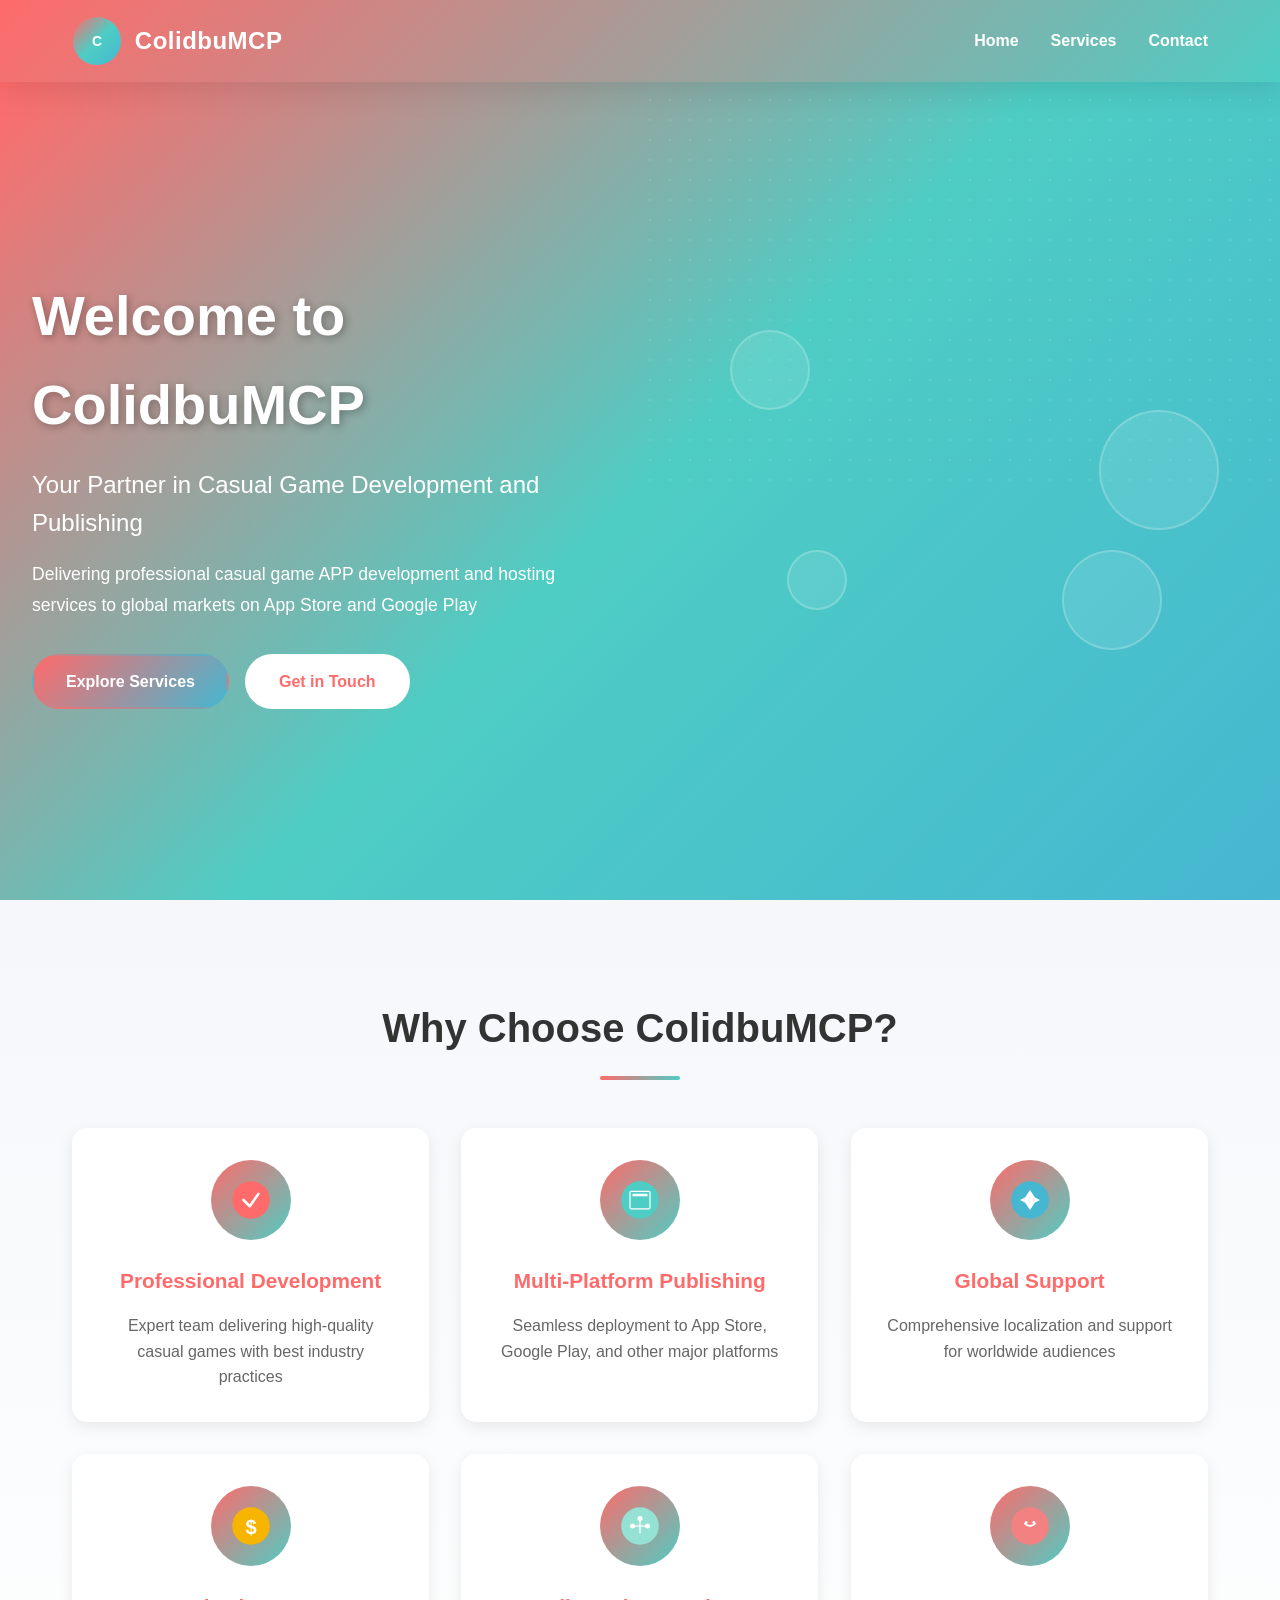
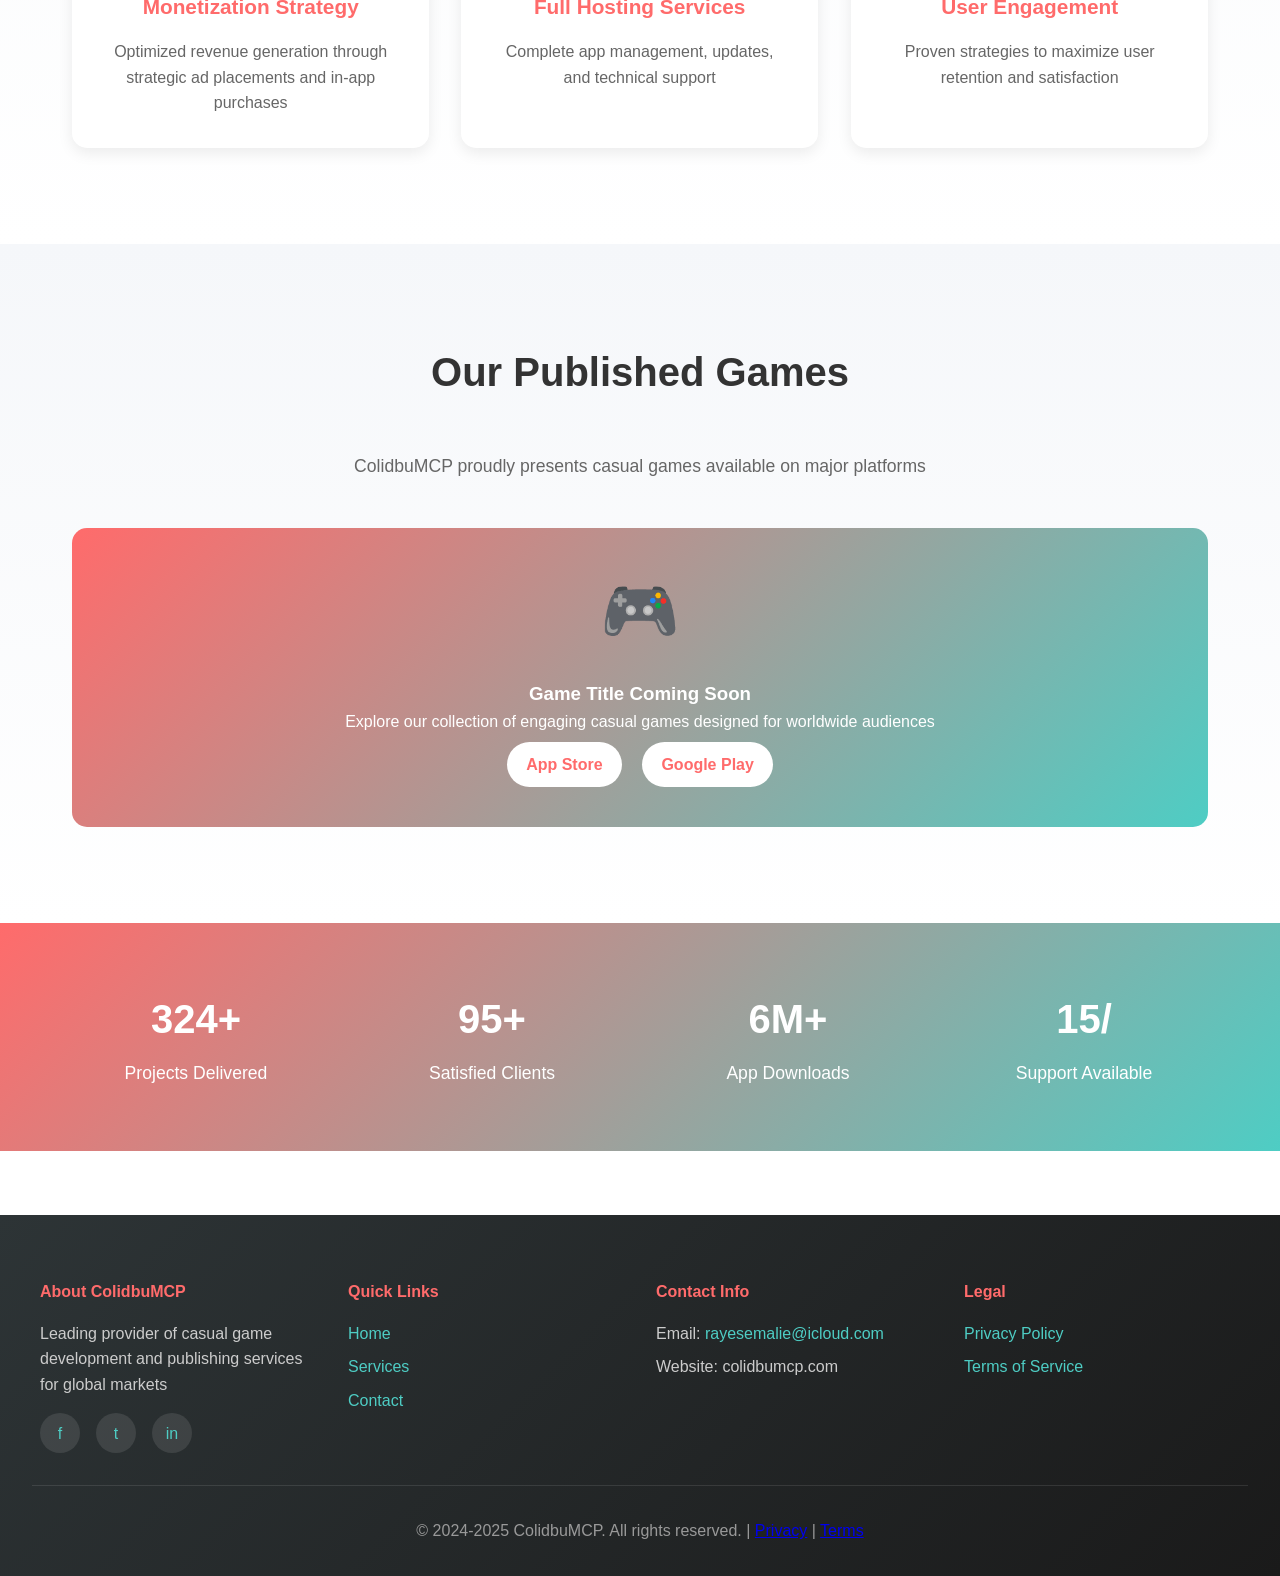
<file: index.html>
<!DOCTYPE html>
<html lang="en">
<head>
    <meta charset="UTF-8">
    <meta name="viewport" content="width=device-width, initial-scale=1.0">
    <meta name="description" content="ColidbuMCP - Professional casual game APP development and publishing services for App Store and Google Play">
    <meta name="keywords" content="game development, casual games, app store, google play, game publishing, app development">
    <meta name="author" content="ColidbuMCP">
    <meta property="og:title" content="ColidbuMCP - Professional Game Development & Publishing Services">
    <meta property="og:description" content="Providing comprehensive casual game APP research and development services worldwide">
    <meta property="og:type" content="website">
    <meta property="og:url" content="https://colidbumcp.com">
    <meta name="twitter:card" content="summary_large_image">
    <meta name="robots" content="index, follow, max-snippet:-1, max-image-preview:large, max-video-preview:-1">
    <link rel="canonical" href="https://colidbumcp.com">
    <title>ColidbuMCP - Casual Game Development & Publishing Services</title>
    <link rel="stylesheet" href="css/styles.css">
</head>
<body>
    <!-- 导航栏 Navigation Bar -->
    <nav class="navbar">
        <div class="nav-container">
            <div class="logo-section">
                <svg class="logo" viewBox="0 0 100 100" xmlns="http://www.w3.org/2000/svg">
                    <!-- ColidbuMCP Logo -->
                    <defs>
                        <linearGradient id="gradientLogo" x1="0%" y1="0%" x2="100%" y2="100%">
                            <stop offset="0%" style="stop-color:#FF6B6B;stop-opacity:1" />
                            <stop offset="50%" style="stop-color:#4ECDC4;stop-opacity:1" />
                            <stop offset="100%" style="stop-color:#45B7D1;stop-opacity:1" />
                        </linearGradient>
                    </defs>
                    <circle cx="50" cy="50" r="48" fill="url(#gradientLogo)"/>
                    <text x="50" y="60" font-size="28" font-weight="bold" text-anchor="middle" fill="white" font-family="Arial">C</text>
                </svg>
                <span class="brand-name">ColidbuMCP</span>
            </div>
            <ul class="nav-menu">
                <li><a href="index.html" class="active">Home</a></li>
                <li><a href="services.html">Services</a></li>
                <li><a href="contact.html">Contact</a></li>
            </ul>
            <div class="hamburger">
                <span></span>
                <span></span>
                <span></span>
            </div>
        </div>
    </nav>

    <!-- 主hero部分 Hero Section -->
    <section class="hero">
        <div class="hero-content">
            <h1 class="hero-title">Welcome to ColidbuMCP</h1>
            <p class="hero-subtitle">Your Partner in Casual Game Development and Publishing</p>
            <p class="hero-description">Delivering professional casual game APP development and hosting services to global markets on App Store and Google Play</p>
            <div class="hero-buttons">
                <a href="services.html" class="btn btn-primary">Explore Services</a>
                <a href="contact.html" class="btn btn-secondary">Get in Touch</a>
            </div>
        </div>
        <div class="hero-animation">
            <div class="floating-element el-1"></div>
            <div class="floating-element el-2"></div>
            <div class="floating-element el-3"></div>
            <div class="floating-element el-4"></div>
        </div>
    </section>

    <!-- 特性展示 Features Section -->
    <section class="features">
        <div class="container">
            <h2>Why Choose ColidbuMCP?</h2>
            <div class="features-grid">
                <div class="feature-card">
                    <div class="feature-icon">
                        <svg viewBox="0 0 64 64" xmlns="http://www.w3.org/2000/svg">
                            <circle cx="32" cy="32" r="30" fill="#FF6B6B"/>
                            <path d="M 20 32 L 30 42 L 44 22" stroke="white" stroke-width="4" fill="none" stroke-linecap="round" stroke-linejoin="round"/>
                        </svg>
                    </div>
                    <h3>Professional Development</h3>
                    <p>Expert team delivering high-quality casual games with best industry practices</p>
                </div>

                <div class="feature-card">
                    <div class="feature-icon">
                        <svg viewBox="0 0 64 64" xmlns="http://www.w3.org/2000/svg">
                            <circle cx="32" cy="32" r="30" fill="#4ECDC4"/>
                            <rect x="16" y="18" width="32" height="28" rx="2" fill="none" stroke="white" stroke-width="2"/>
                            <rect x="20" y="22" width="24" height="4" fill="white"/>
                        </svg>
                    </div>
                    <h3>Multi-Platform Publishing</h3>
                    <p>Seamless deployment to App Store, Google Play, and other major platforms</p>
                </div>

                <div class="feature-card">
                    <div class="feature-icon">
                        <svg viewBox="0 0 64 64" xmlns="http://www.w3.org/2000/svg">
                            <circle cx="32" cy="32" r="30" fill="#45B7D1"/>
                            <path d="M 32 16 L 40 28 L 48 32 L 40 36 L 32 48 L 24 36 L 16 32 L 24 28 Z" fill="white"/>
                        </svg>
                    </div>
                    <h3>Global Support</h3>
                    <p>Comprehensive localization and support for worldwide audiences</p>
                </div>

                <div class="feature-card">
                    <div class="feature-icon">
                        <svg viewBox="0 0 64 64" xmlns="http://www.w3.org/2000/svg">
                            <circle cx="32" cy="32" r="30" fill="#F8B500"/>
                            <text x="32" y="44" font-size="32" font-weight="bold" text-anchor="middle" fill="white">$</text>
                        </svg>
                    </div>
                    <h3>Monetization Strategy</h3>
                    <p>Optimized revenue generation through strategic ad placements and in-app purchases</p>
                </div>

                <div class="feature-card">
                    <div class="feature-icon">
                        <svg viewBox="0 0 64 64" xmlns="http://www.w3.org/2000/svg">
                            <circle cx="32" cy="32" r="30" fill="#95E1D3"/>
                            <circle cx="20" cy="32" r="4" fill="white"/>
                            <circle cx="32" cy="20" r="4" fill="white"/>
                            <circle cx="44" cy="32" r="4" fill="white"/>
                            <line x1="20" y1="32" x2="44" y2="32" stroke="white" stroke-width="2"/>
                            <line x1="32" y1="20" x2="32" y2="44" stroke="white" stroke-width="2"/>
                        </svg>
                    </div>
                    <h3>Full Hosting Services</h3>
                    <p>Complete app management, updates, and technical support</p>
                </div>

                <div class="feature-card">
                    <div class="feature-icon">
                        <svg viewBox="0 0 64 64" xmlns="http://www.w3.org/2000/svg">
                            <circle cx="32" cy="32" r="30" fill="#F38181"/>
                            <path d="M 24 28 Q 32 36 40 28" stroke="white" stroke-width="3" fill="none" stroke-linecap="round"/>
                            <circle cx="26" cy="26" r="2" fill="white"/>
                            <circle cx="38" cy="26" r="2" fill="white"/>
                        </svg>
                    </div>
                    <h3>User Engagement</h3>
                    <p>Proven strategies to maximize user retention and satisfaction</p>
                </div>
            </div>
        </div>
    </section>

    <!-- 我们的游戏 Our Games Section -->
    <section class="our-games">
        <div class="container">
            <h2>Our Published Games</h2>
            <p class="section-intro">ColidbuMCP proudly presents casual games available on major platforms</p>
            <div class="games-showcase">
                <div class="game-placeholder">
                    <div class="game-icon">🎮</div>
                    <h3>Game Title Coming Soon</h3>
                    <p>Explore our collection of engaging casual games designed for worldwide audiences</p>
                    <a href="https://apps.apple.com" target="_blank" class="store-link">App Store</a>
                    <a href="https://play.google.com" target="_blank" class="store-link">Google Play</a>
                </div>
            </div>
        </div>
    </section>

    <!-- 统计信息 Stats Section -->
    <section class="stats">
        <div class="container">
            <div class="stat-item">
                <h3 class="stat-number">500+</h3>
                <p>Projects Delivered</p>
            </div>
            <div class="stat-item">
                <h3 class="stat-number">150+</h3>
                <p>Satisfied Clients</p>
            </div>
            <div class="stat-item">
                <h3 class="stat-number">10M+</h3>
                <p>App Downloads</p>
            </div>
            <div class="stat-item">
                <h3 class="stat-number">24/7</h3>
                <p>Support Available</p>
            </div>
        </div>
    </section>

    <!-- 脚部 Footer -->
    <footer class="footer">
        <div class="footer-content">
            <div class="footer-section">
                <h4>About ColidbuMCP</h4>
                <p>Leading provider of casual game development and publishing services for global markets</p>
                <div class="social-links">
                    <a href="#" class="social-icon">f</a>
                    <a href="#" class="social-icon">t</a>
                    <a href="#" class="social-icon">in</a>
                </div>
            </div>
            <div class="footer-section">
                <h4>Quick Links</h4>
                <ul>
                    <li><a href="index.html">Home</a></li>
                    <li><a href="services.html">Services</a></li>
                    <li><a href="contact.html">Contact</a></li>
                </ul>
            </div>
            <div class="footer-section">
                <h4>Contact Info</h4>
                <p>Email: <a href="mailto:rayesemalie@icloud.com">rayesemalie@icloud.com</a></p>
                <p>Website: colidbumcp.com</p>
            </div>
            <div class="footer-section">
                <h4>Legal</h4>
                <ul>
                    <li><a href="privacy-policy.html">Privacy Policy</a></li>
                    <li><a href="terms-of-service.html">Terms of Service</a></li>
                </ul>
            </div>
        </div>
        <div class="footer-bottom">
            <p>&copy; 2024-2025 ColidbuMCP. All rights reserved. | <a href="privacy-policy.html">Privacy</a> | <a href="terms-of-service.html">Terms</a></p>
        </div>
    </footer>

    <script src="js/main.js"></script>
</body>
</html>
</file>
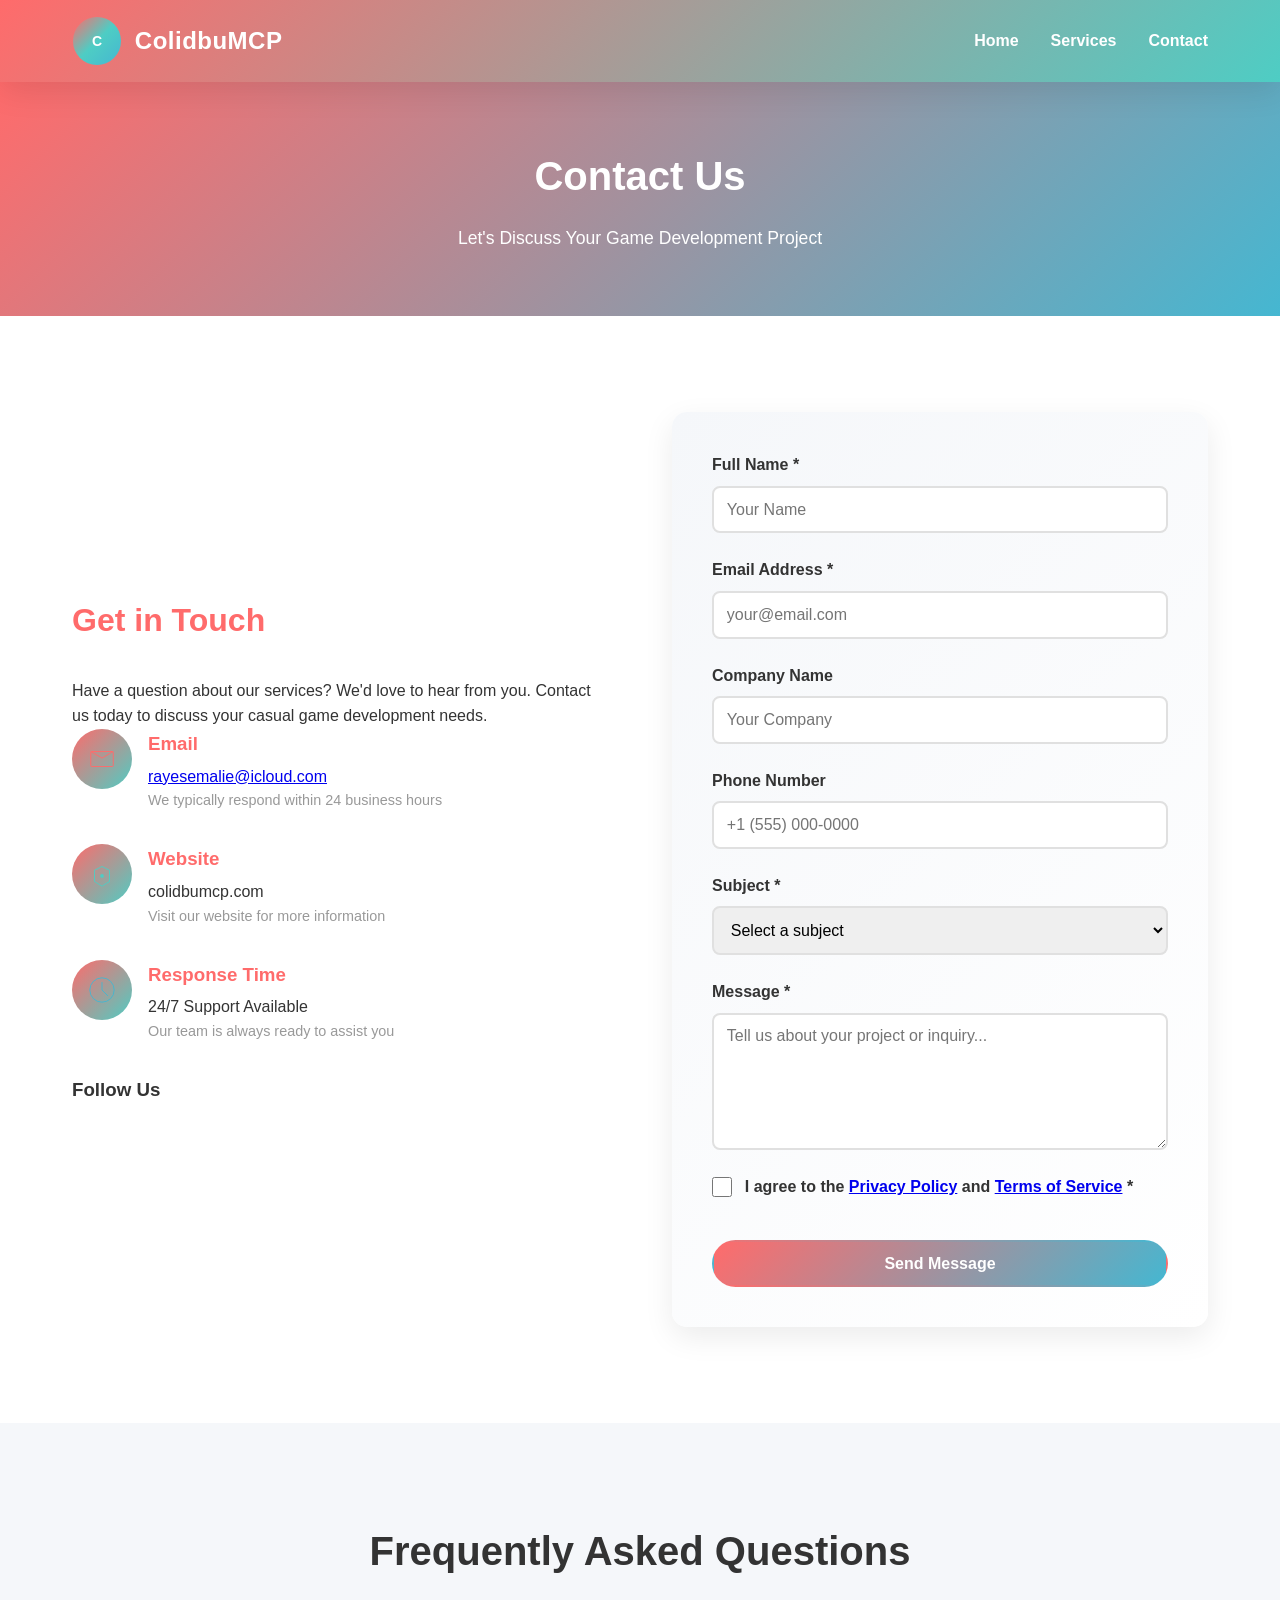
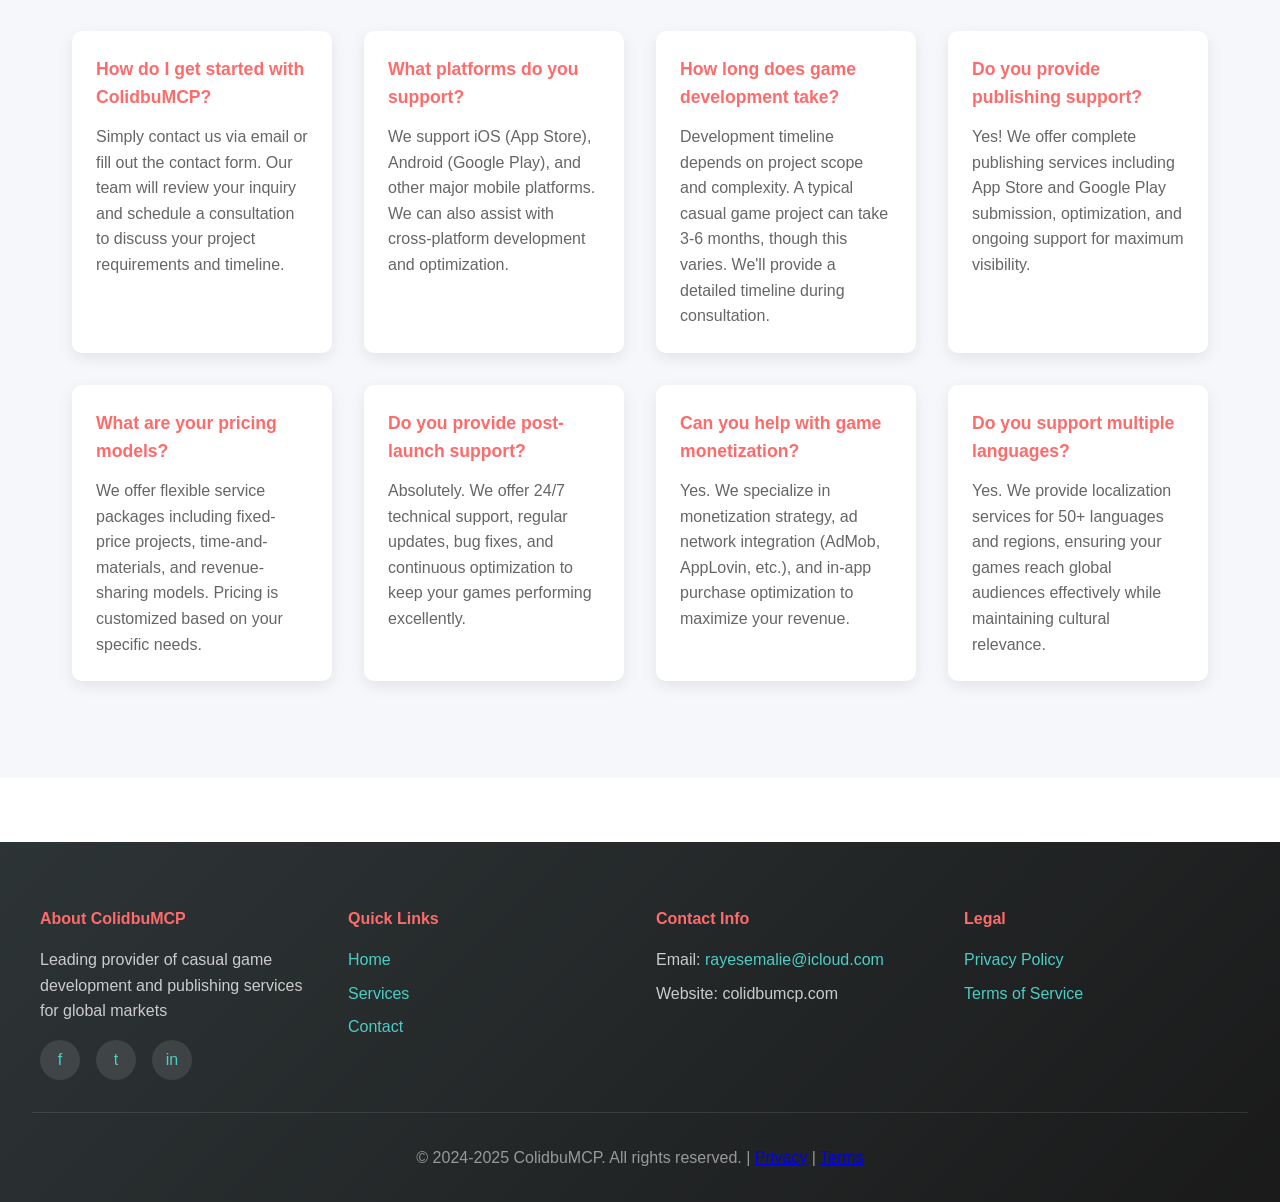
<file: contact.html>
<!DOCTYPE html>
<html lang="en">
<head>
    <meta charset="UTF-8">
    <meta name="viewport" content="width=device-width, initial-scale=1.0">
    <meta name="description" content="Contact ColidbuMCP - Get in touch for game development and publishing inquiries">
    <meta name="keywords" content="contact, game development inquiry, support, get in touch">
    <meta name="author" content="ColidbuMCP">
    <meta property="og:title" content="Contact Us - ColidbuMCP">
    <meta property="og:description" content="Reach out to ColidbuMCP for any inquiries about our services">
    <meta property="og:type" content="website">
    <meta property="og:url" content="https://colidbumcp.com/contact.html">
    <meta name="robots" content="index, follow, max-snippet:-1, max-image-preview:large, max-video-preview:-1">
    <link rel="canonical" href="https://colidbumcp.com/contact.html">
    <title>Contact Us - ColidbuMCP</title>
    <link rel="stylesheet" href="css/styles.css">
</head>
<body>
    <!-- 导航栏 Navigation Bar -->
    <nav class="navbar">
        <div class="nav-container">
            <div class="logo-section">
                <svg class="logo" viewBox="0 0 100 100" xmlns="http://www.w3.org/2000/svg">
                    <defs>
                        <linearGradient id="gradientLogo" x1="0%" y1="0%" x2="100%" y2="100%">
                            <stop offset="0%" style="stop-color:#FF6B6B;stop-opacity:1" />
                            <stop offset="50%" style="stop-color:#4ECDC4;stop-opacity:1" />
                            <stop offset="100%" style="stop-color:#45B7D1;stop-opacity:1" />
                        </linearGradient>
                    </defs>
                    <circle cx="50" cy="50" r="48" fill="url(#gradientLogo)"/>
                    <text x="50" y="60" font-size="28" font-weight="bold" text-anchor="middle" fill="white" font-family="Arial">C</text>
                </svg>
                <span class="brand-name">ColidbuMCP</span>
            </div>
            <ul class="nav-menu">
                <li><a href="index.html">Home</a></li>
                <li><a href="services.html">Services</a></li>
                <li><a href="contact.html" class="active">Contact</a></li>
            </ul>
            <div class="hamburger">
                <span></span>
                <span></span>
                <span></span>
            </div>
        </div>
    </nav>

    <!-- 页面头部 Page Header -->
    <section class="page-header">
        <h1>Contact Us</h1>
        <p>Let's Discuss Your Game Development Project</p>
    </section>

    <!-- 联系方式 Contact Information -->
    <section class="contact-section">
        <div class="container">
            <div class="contact-grid">
                <!-- 联系信息 Contact Info -->
                <div class="contact-info">
                    <h2>Get in Touch</h2>
                    <p>Have a question about our services? We'd love to hear from you. Contact us today to discuss your casual game development needs.</p>

                    <div class="contact-item">
                        <div class="contact-icon">
                            <svg viewBox="0 0 64 64" xmlns="http://www.w3.org/2000/svg">
                                <rect x="8" y="16" width="48" height="32" rx="2" fill="none" stroke="#FF6B6B" stroke-width="2"/>
                                <path d="M 8 16 L 32 30 L 56 16" fill="none" stroke="#FF6B6B" stroke-width="2" stroke-linejoin="round"/>
                            </svg>
                        </div>
                        <div>
                            <h3>Email</h3>
                            <p><a href="mailto:rayesemalie@icloud.com">rayesemalie@icloud.com</a></p>
                            <p class="contact-desc">We typically respond within 24 business hours</p>
                        </div>
                    </div>

                    <div class="contact-item">
                        <div class="contact-icon">
                            <svg viewBox="0 0 64 64" xmlns="http://www.w3.org/2000/svg">
                                <path d="M 16 24 L 32 16 L 48 24 L 48 48 Q 32 58 32 58 Q 16 48 16 48 Z" fill="none" stroke="#4ECDC4" stroke-width="2" stroke-linejoin="round"/>
                                <circle cx="32" cy="36" r="4" fill="#4ECDC4"/>
                            </svg>
                        </div>
                        <div>
                            <h3>Website</h3>
                            <p>colidbumcp.com</p>
                            <p class="contact-desc">Visit our website for more information</p>
                        </div>
                    </div>

                    <div class="contact-item">
                        <div class="contact-icon">
                            <svg viewBox="0 0 64 64" xmlns="http://www.w3.org/2000/svg">
                                <circle cx="32" cy="32" r="26" fill="none" stroke="#45B7D1" stroke-width="2"/>
                                <path d="M 32 16 L 32 32 L 44 44" fill="none" stroke="#45B7D1" stroke-width="2" stroke-linecap="round" stroke-linejoin="round"/>
                            </svg>
                        </div>
                        <div>
                            <h3>Response Time</h3>
                            <p>24/7 Support Available</p>
                            <p class="contact-desc">Our team is always ready to assist you</p>
                        </div>
                    </div>

                    <div class="social-links-contact">
                        <h3>Follow Us</h3>
                        <div class="social-icons">
                            <a href="#" class="social-icon" title="Facebook">f</a>
                            <a href="#" class="social-icon" title="Twitter">t</a>
                            <a href="#" class="social-icon" title="LinkedIn">in</a>
                        </div>
                    </div>
                </div>

                <!-- 联系表单 Contact Form -->
                <div class="contact-form-wrapper">
                    <form class="contact-form" id="contactForm">
                        <div class="form-group">
                            <label for="name">Full Name *</label>
                            <input type="text" id="name" name="name" placeholder="Your Name" required>
                            <span class="form-error"></span>
                        </div>

                        <div class="form-group">
                            <label for="email">Email Address *</label>
                            <input type="email" id="email" name="email" placeholder="your@email.com" required>
                            <span class="form-error"></span>
                        </div>

                        <div class="form-group">
                            <label for="company">Company Name</label>
                            <input type="text" id="company" name="company" placeholder="Your Company">
                        </div>

                        <div class="form-group">
                            <label for="phone">Phone Number</label>
                            <input type="tel" id="phone" name="phone" placeholder="+1 (555) 000-0000">
                        </div>

                        <div class="form-group">
                            <label for="subject">Subject *</label>
                            <select id="subject" name="subject" required>
                                <option value="">Select a subject</option>
                                <option value="game-development">Game Development Services</option>
                                <option value="publishing">Publishing Services</option>
                                <option value="monetization">Monetization Strategy</option>
                                <option value="support">Technical Support</option>
                                <option value="partnership">Partnership Opportunity</option>
                                <option value="other">Other Inquiry</option>
                            </select>
                            <span class="form-error"></span>
                        </div>

                        <div class="form-group">
                            <label for="message">Message *</label>
                            <textarea id="message" name="message" placeholder="Tell us about your project or inquiry..." rows="6" required></textarea>
                            <span class="form-error"></span>
                        </div>

                        <div class="form-group checkbox">
                            <input type="checkbox" id="privacy" name="privacy" required>
                            <label for="privacy">I agree to the <a href="privacy-policy.html">Privacy Policy</a> and <a href="terms-of-service.html">Terms of Service</a> *</label>
                            <span class="form-error"></span>
                        </div>

                        <button type="submit" class="btn btn-primary submit-btn">Send Message</button>
                        <div class="form-response" id="formResponse"></div>
                    </form>
                </div>
            </div>
        </div>
    </section>

    <!-- 常见问题 FAQ Section -->
    <section class="faq-section">
        <div class="container">
            <h2>Frequently Asked Questions</h2>
            <div class="faq-grid">
                <div class="faq-item">
                    <h3>How do I get started with ColidbuMCP?</h3>
                    <p>Simply contact us via email or fill out the contact form. Our team will review your inquiry and schedule a consultation to discuss your project requirements and timeline.</p>
                </div>

                <div class="faq-item">
                    <h3>What platforms do you support?</h3>
                    <p>We support iOS (App Store), Android (Google Play), and other major mobile platforms. We can also assist with cross-platform development and optimization.</p>
                </div>

                <div class="faq-item">
                    <h3>How long does game development take?</h3>
                    <p>Development timeline depends on project scope and complexity. A typical casual game project can take 3-6 months, though this varies. We'll provide a detailed timeline during consultation.</p>
                </div>

                <div class="faq-item">
                    <h3>Do you provide publishing support?</h3>
                    <p>Yes! We offer complete publishing services including App Store and Google Play submission, optimization, and ongoing support for maximum visibility.</p>
                </div>

                <div class="faq-item">
                    <h3>What are your pricing models?</h3>
                    <p>We offer flexible service packages including fixed-price projects, time-and-materials, and revenue-sharing models. Pricing is customized based on your specific needs.</p>
                </div>

                <div class="faq-item">
                    <h3>Do you provide post-launch support?</h3>
                    <p>Absolutely. We offer 24/7 technical support, regular updates, bug fixes, and continuous optimization to keep your games performing excellently.</p>
                </div>

                <div class="faq-item">
                    <h3>Can you help with game monetization?</h3>
                    <p>Yes. We specialize in monetization strategy, ad network integration (AdMob, AppLovin, etc.), and in-app purchase optimization to maximize your revenue.</p>
                </div>

                <div class="faq-item">
                    <h3>Do you support multiple languages?</h3>
                    <p>Yes. We provide localization services for 50+ languages and regions, ensuring your games reach global audiences effectively while maintaining cultural relevance.</p>
                </div>
            </div>
        </div>
    </section>

    <!-- 脚部 Footer -->
    <footer class="footer">
        <div class="footer-content">
            <div class="footer-section">
                <h4>About ColidbuMCP</h4>
                <p>Leading provider of casual game development and publishing services for global markets</p>
                <div class="social-links">
                    <a href="#" class="social-icon">f</a>
                    <a href="#" class="social-icon">t</a>
                    <a href="#" class="social-icon">in</a>
                </div>
            </div>
            <div class="footer-section">
                <h4>Quick Links</h4>
                <ul>
                    <li><a href="index.html">Home</a></li>
                    <li><a href="services.html">Services</a></li>
                    <li><a href="contact.html">Contact</a></li>
                </ul>
            </div>
            <div class="footer-section">
                <h4>Contact Info</h4>
                <p>Email: <a href="mailto:rayesemalie@icloud.com">rayesemalie@icloud.com</a></p>
                <p>Website: colidbumcp.com</p>
            </div>
            <div class="footer-section">
                <h4>Legal</h4>
                <ul>
                    <li><a href="privacy-policy.html">Privacy Policy</a></li>
                    <li><a href="terms-of-service.html">Terms of Service</a></li>
                </ul>
            </div>
        </div>
        <div class="footer-bottom">
            <p>&copy; 2024-2025 ColidbuMCP. All rights reserved. | <a href="privacy-policy.html">Privacy</a> | <a href="terms-of-service.html">Terms</a></p>
        </div>
    </footer>

    <script src="js/main.js"></script>
    <script src="js/contact.js"></script>
</body>
</html>
</file>
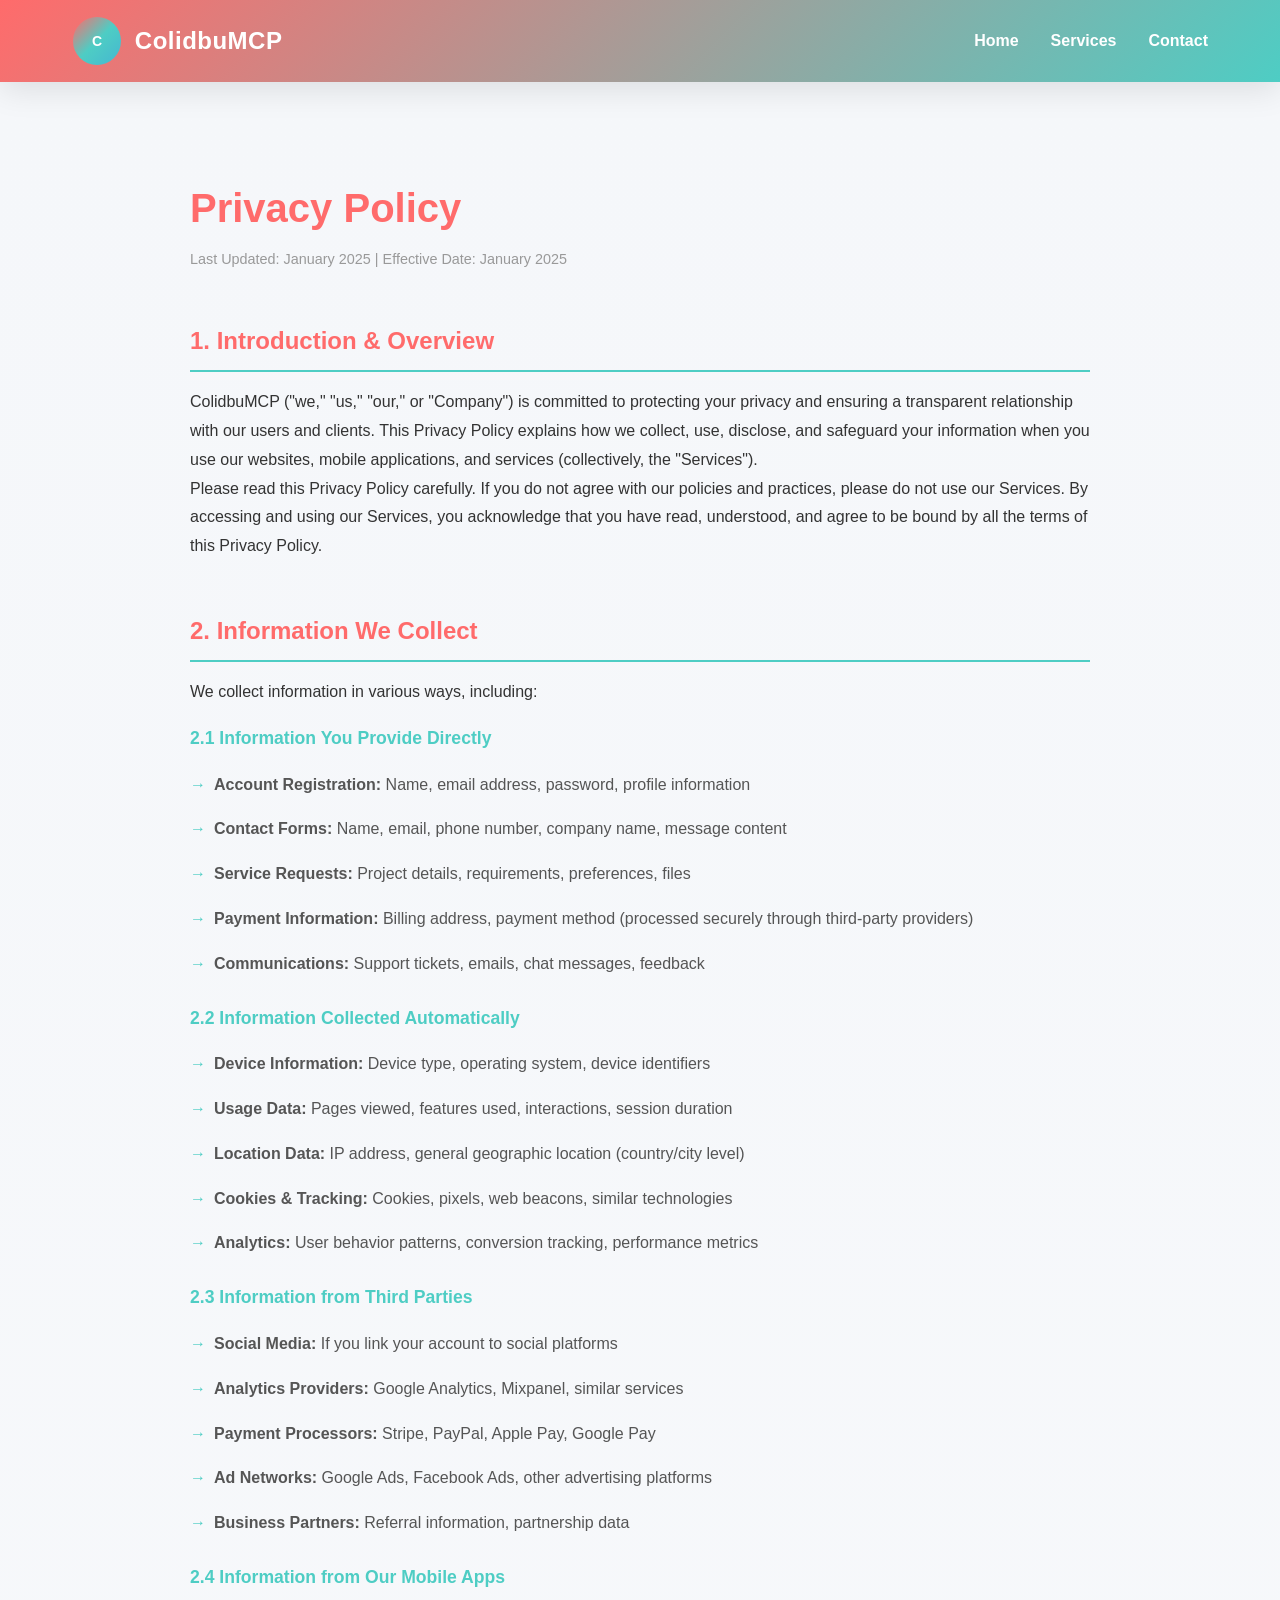
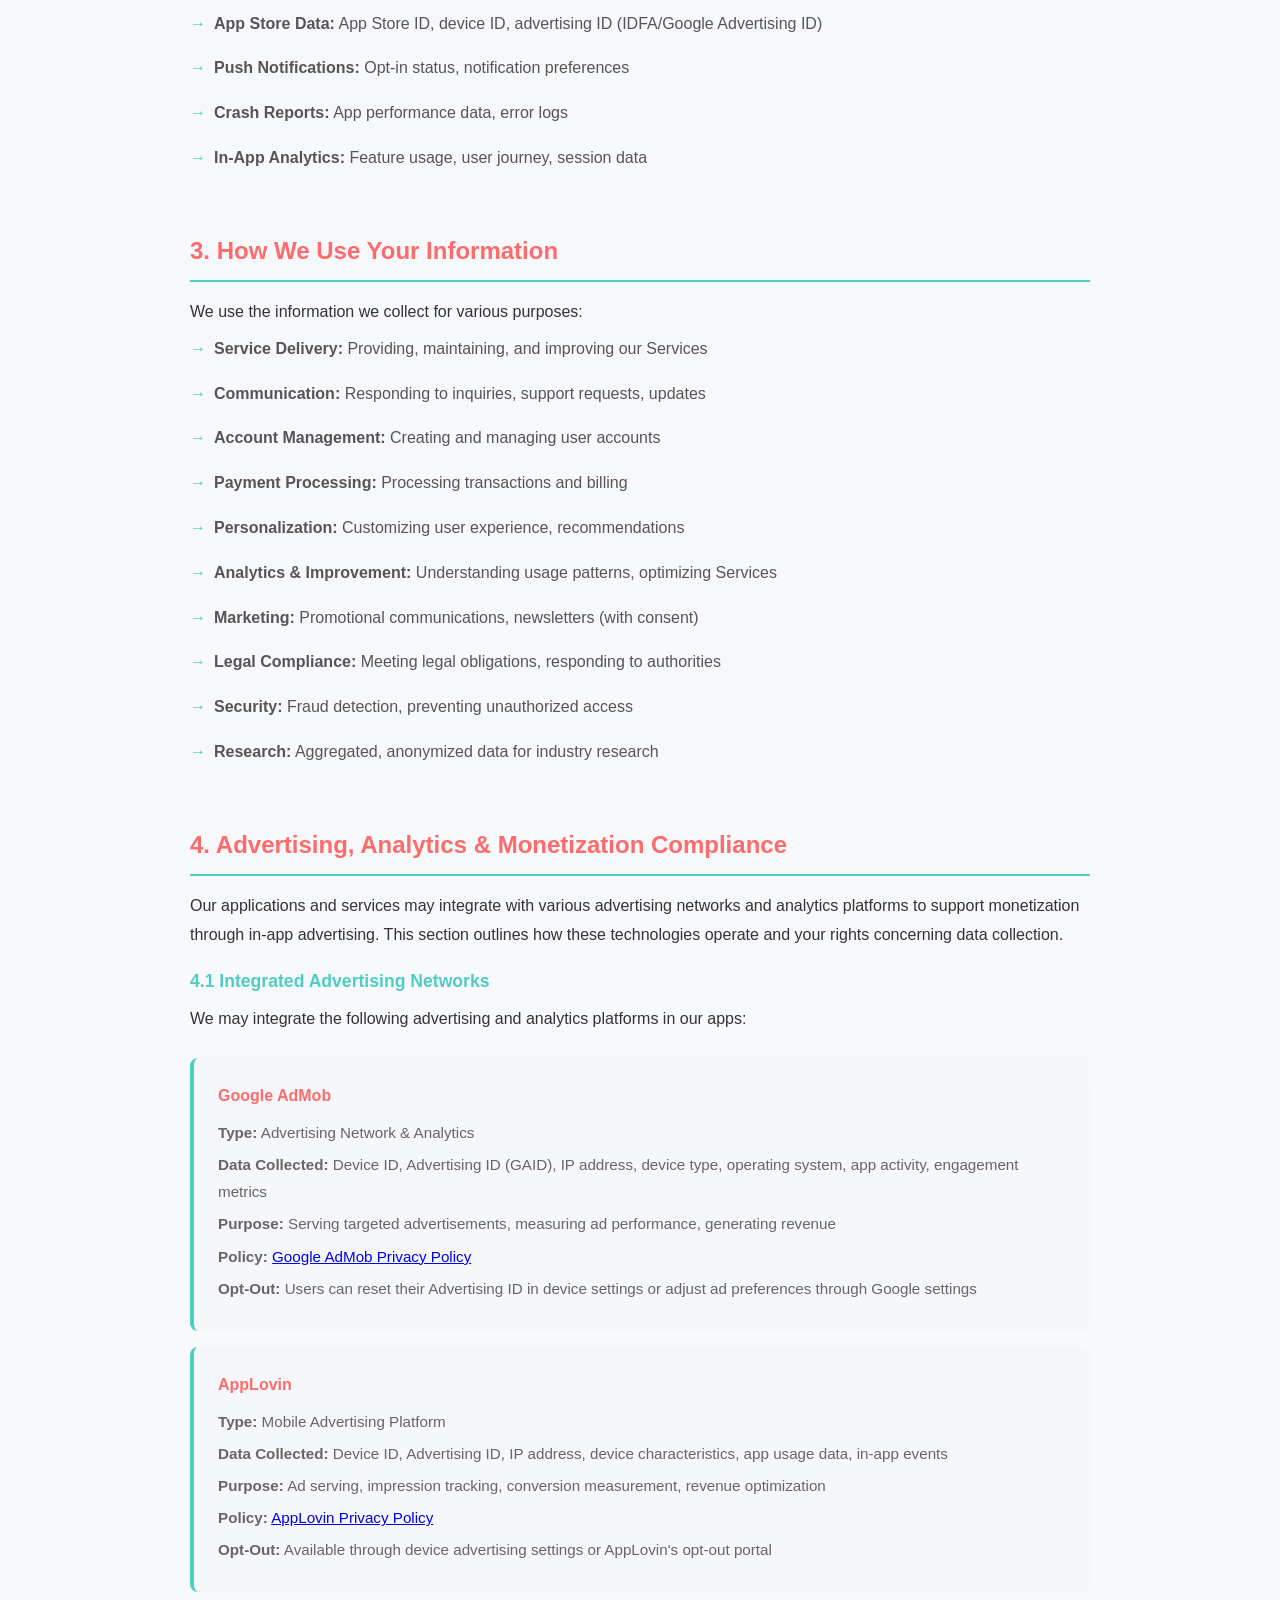
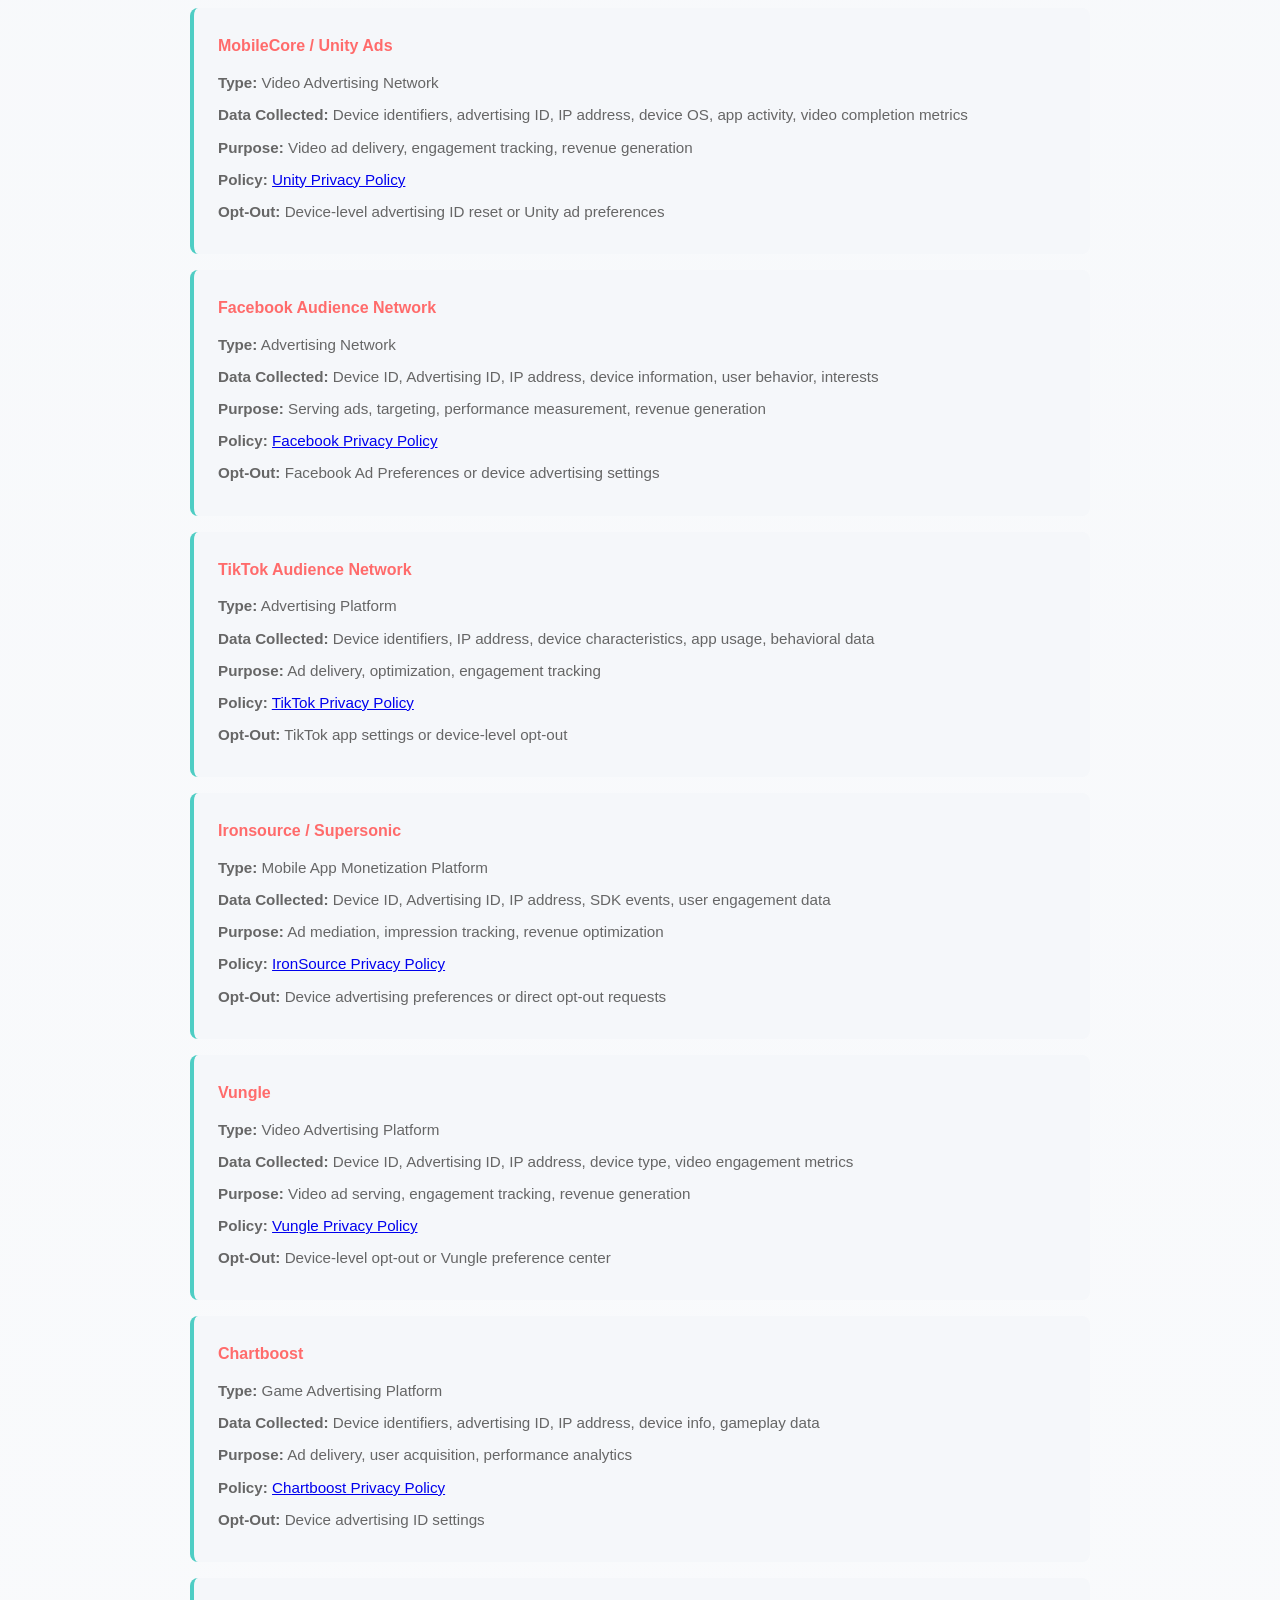
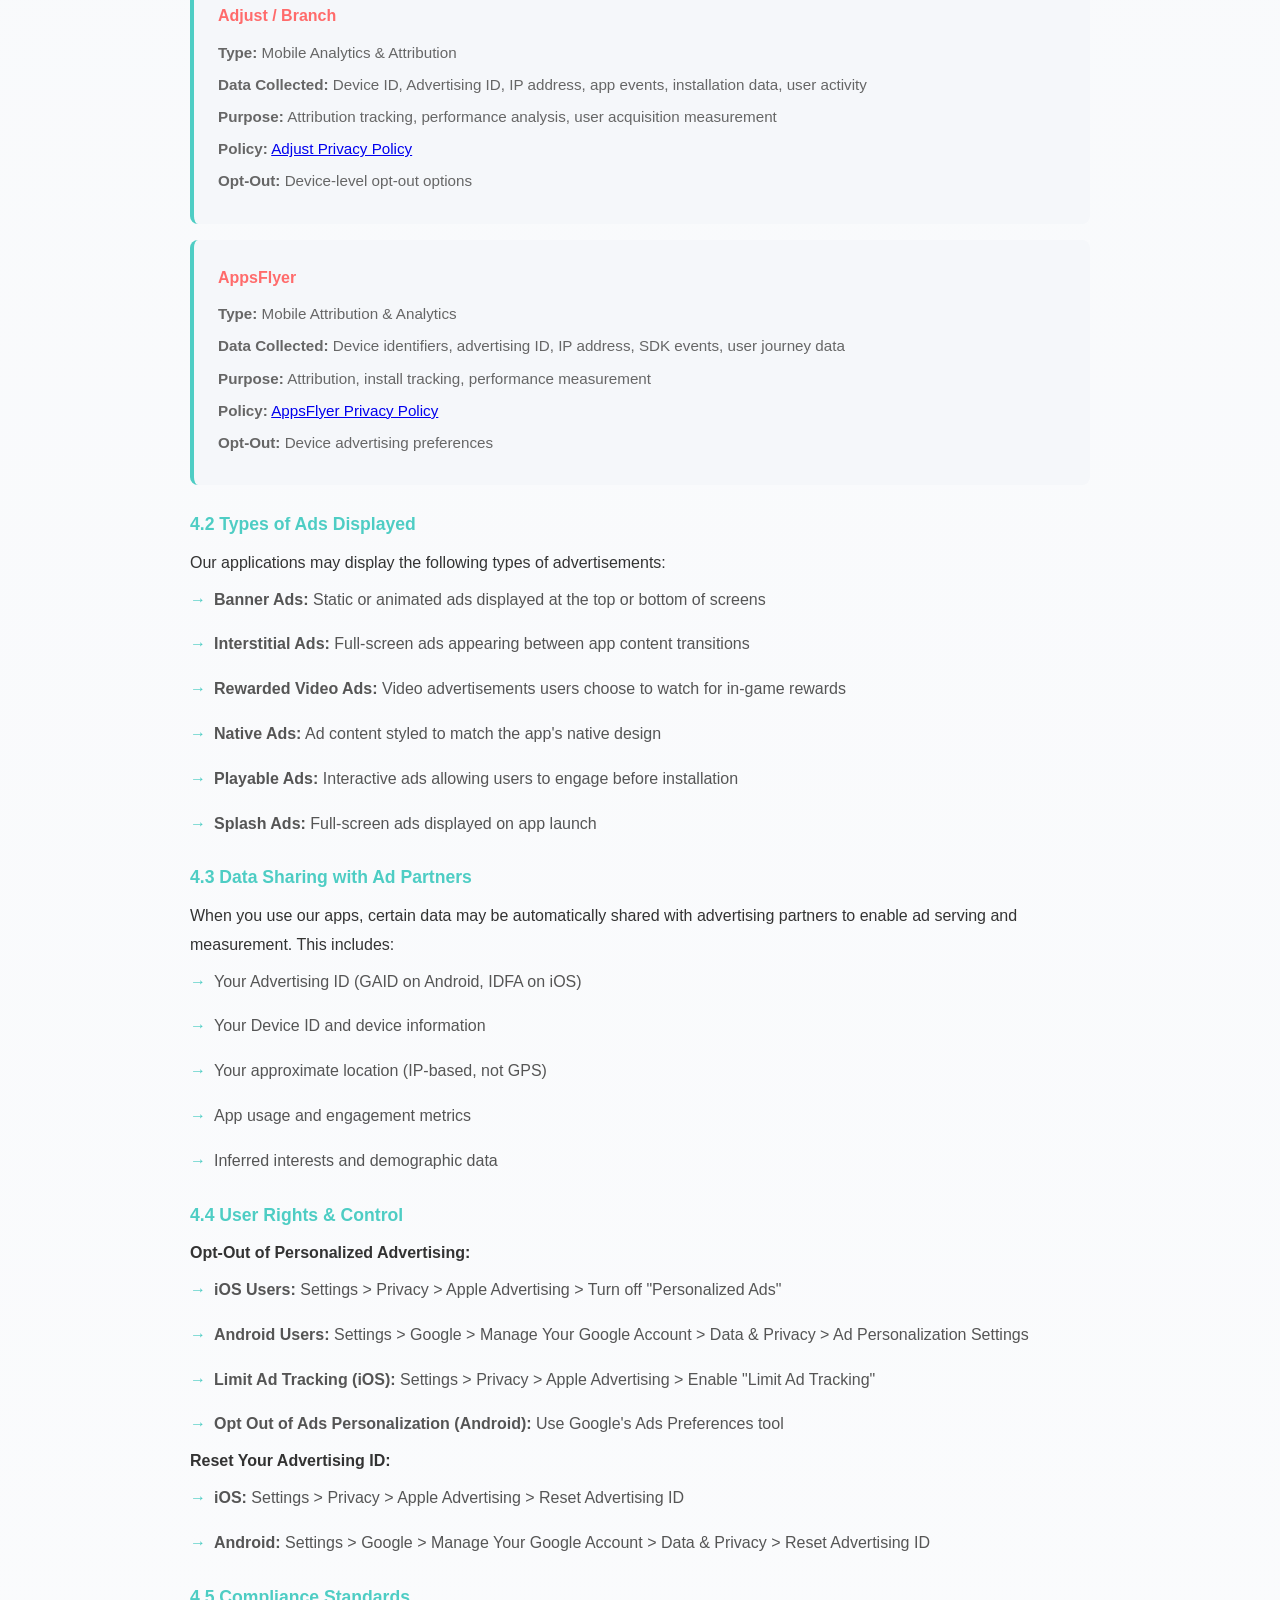
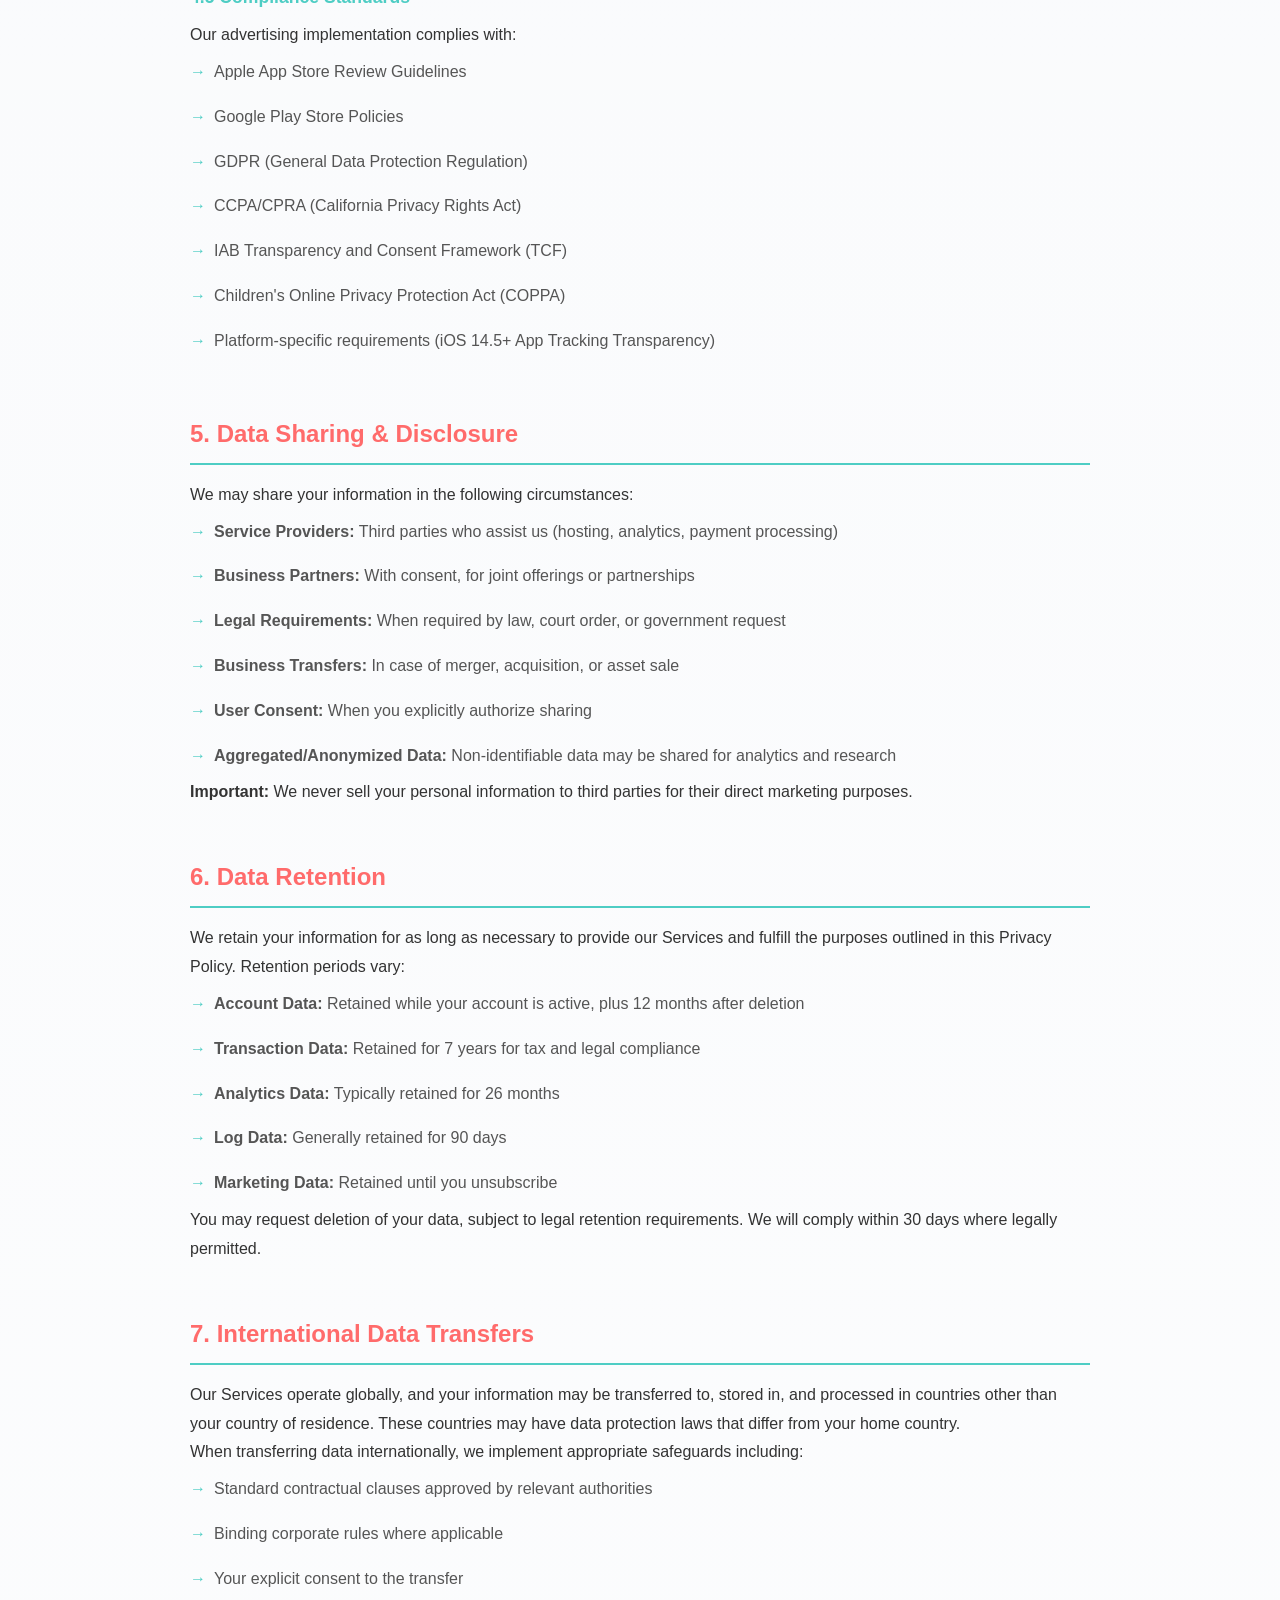
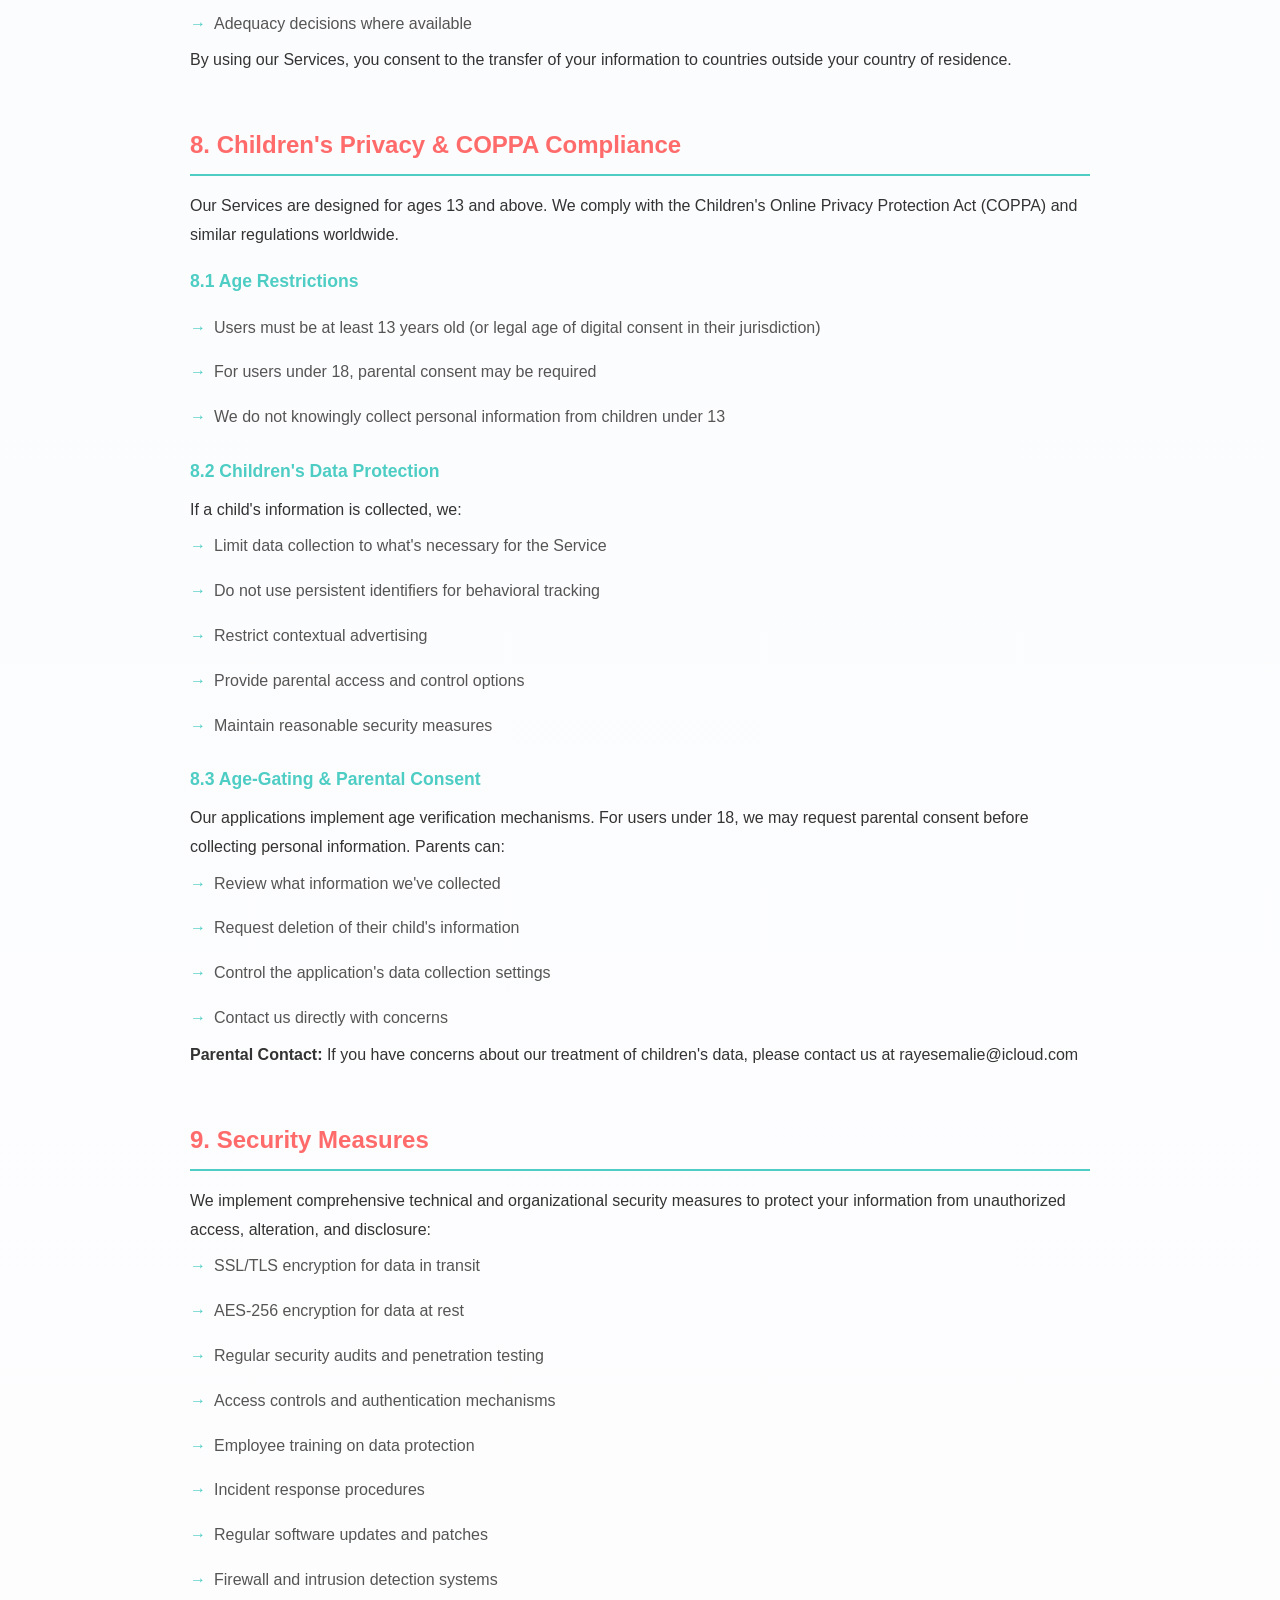
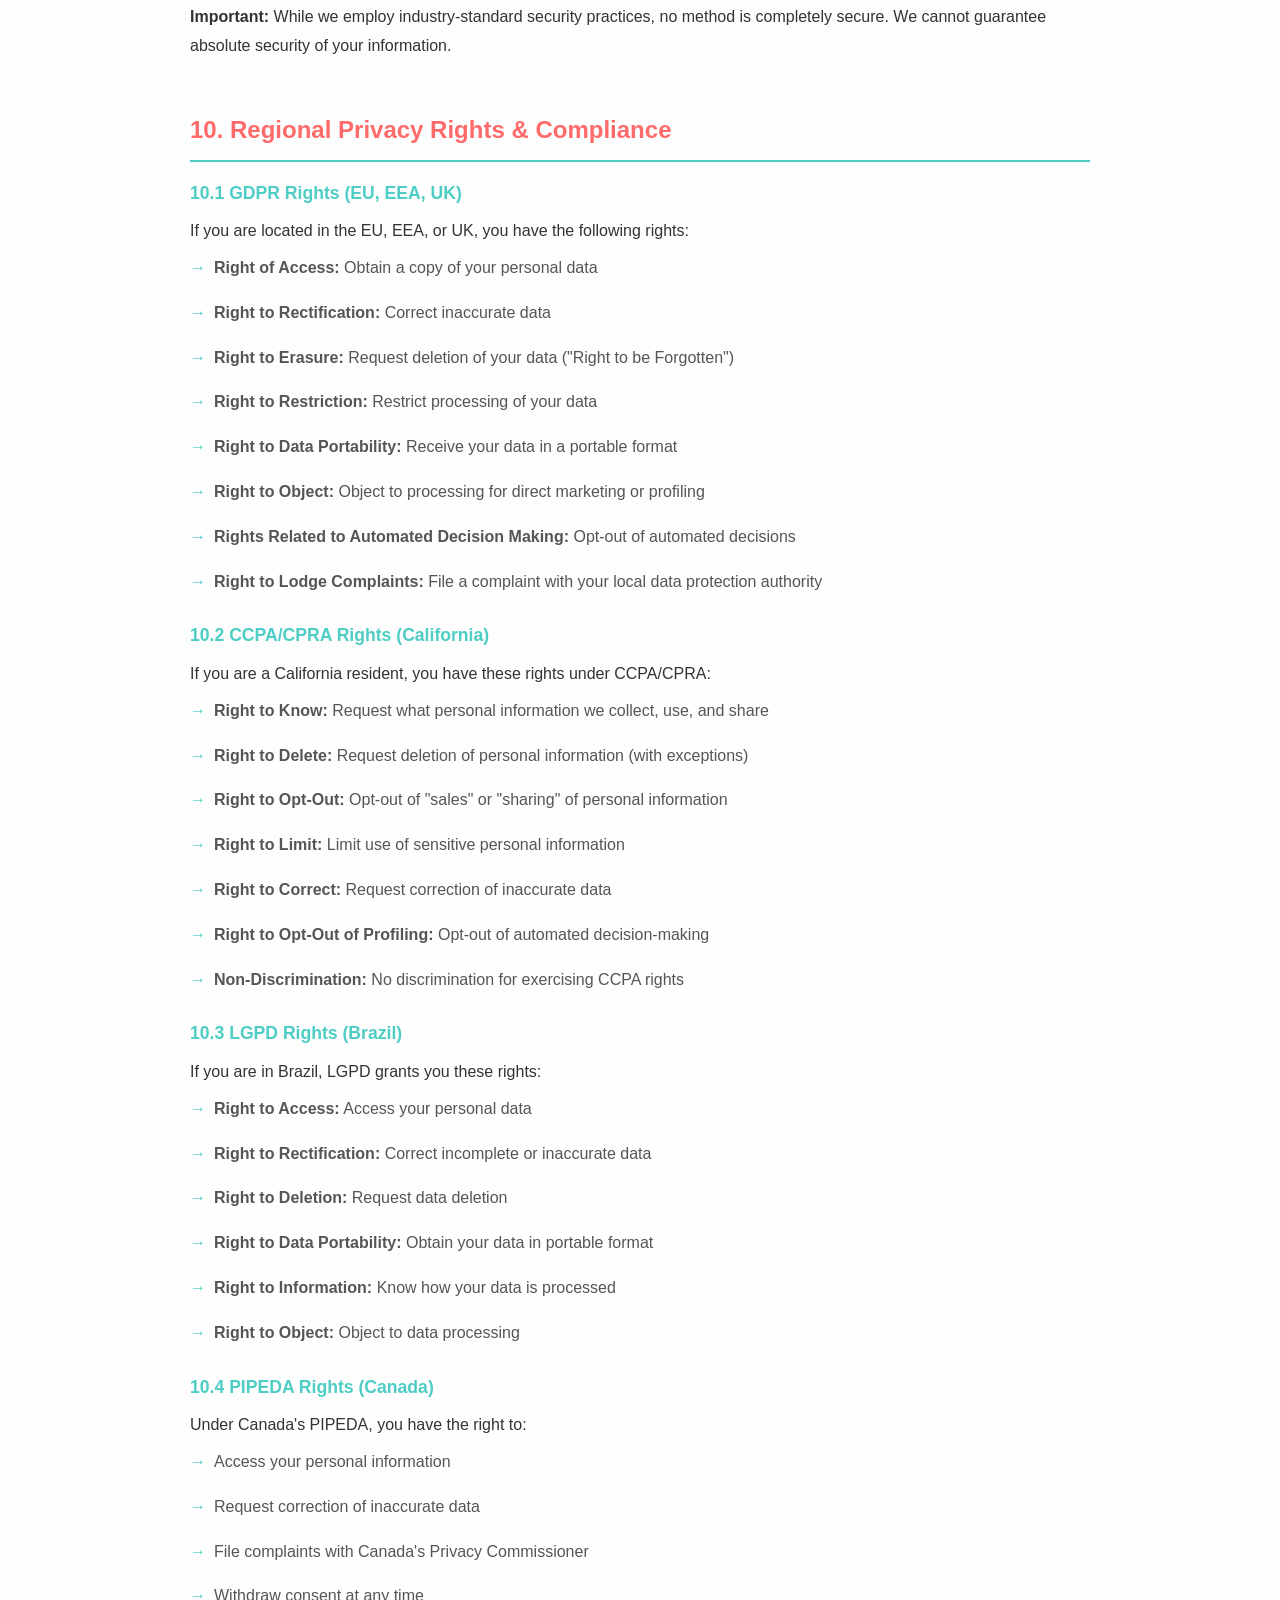
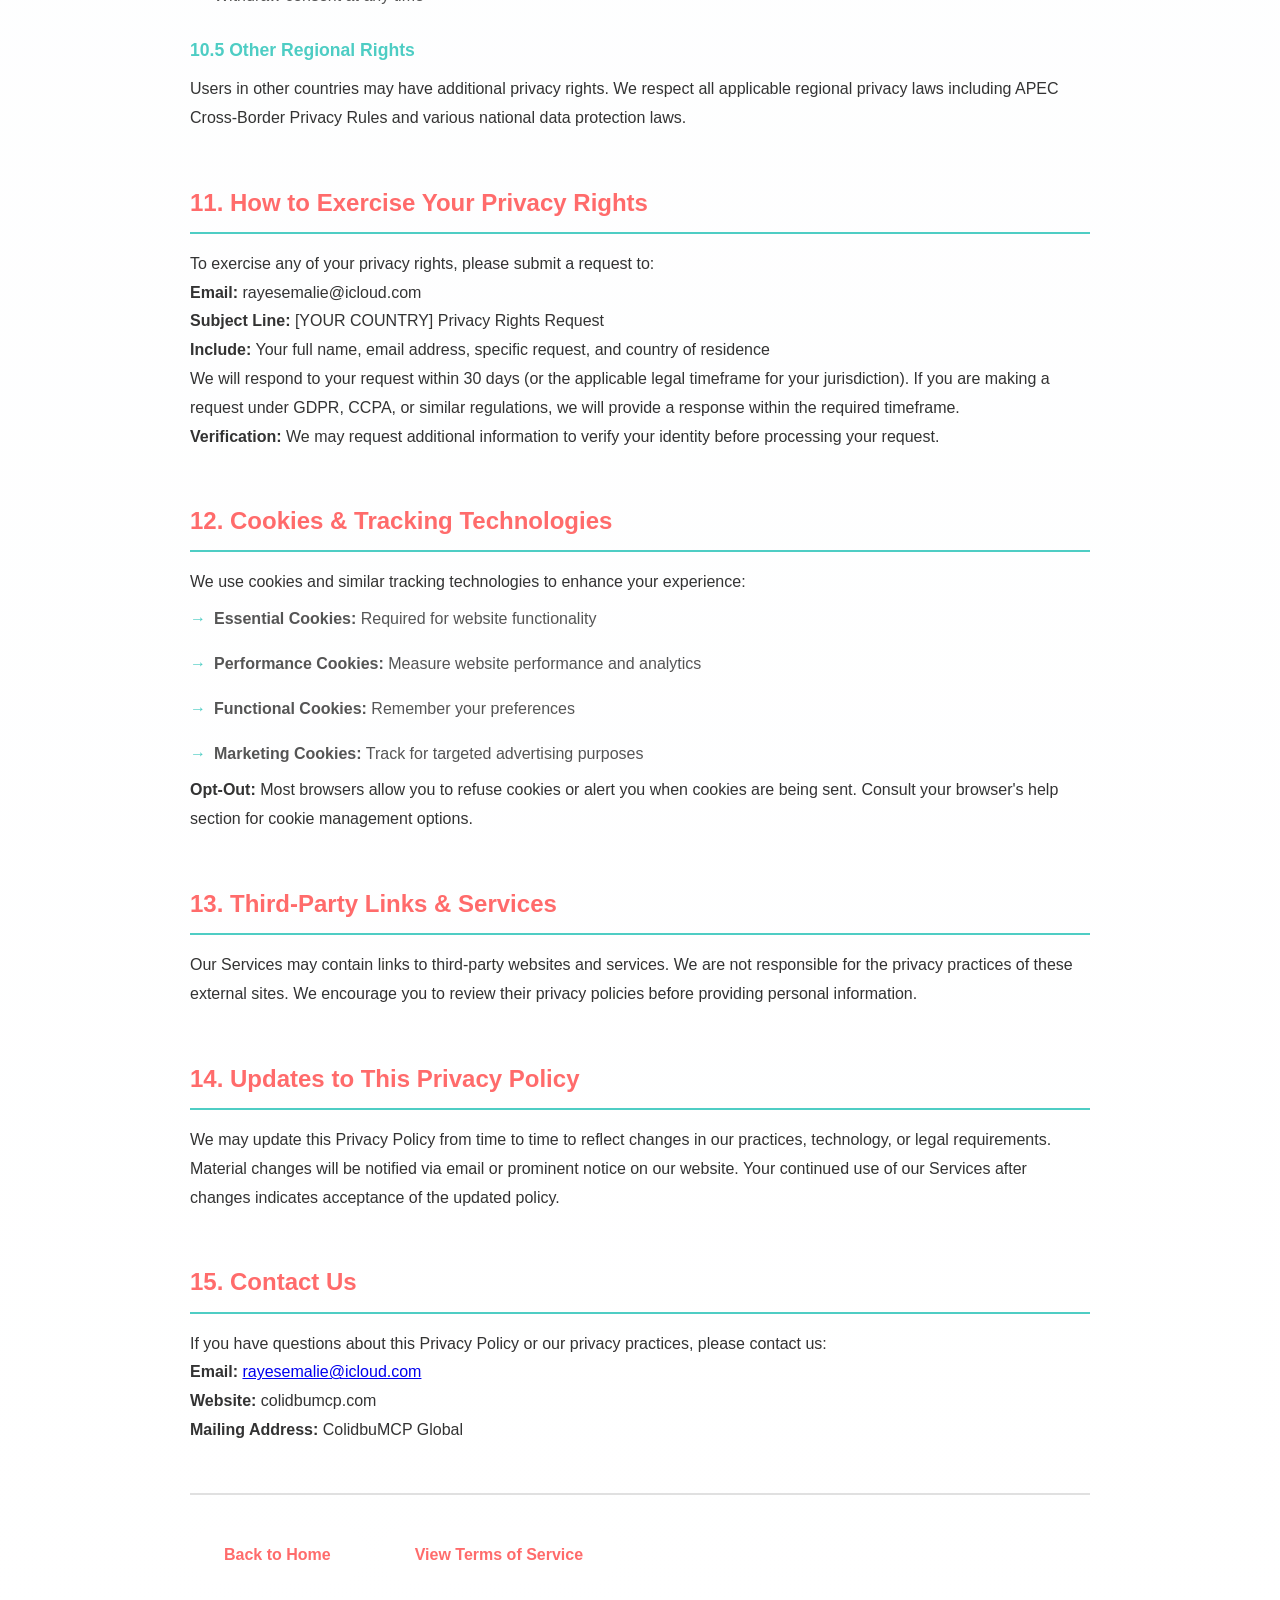
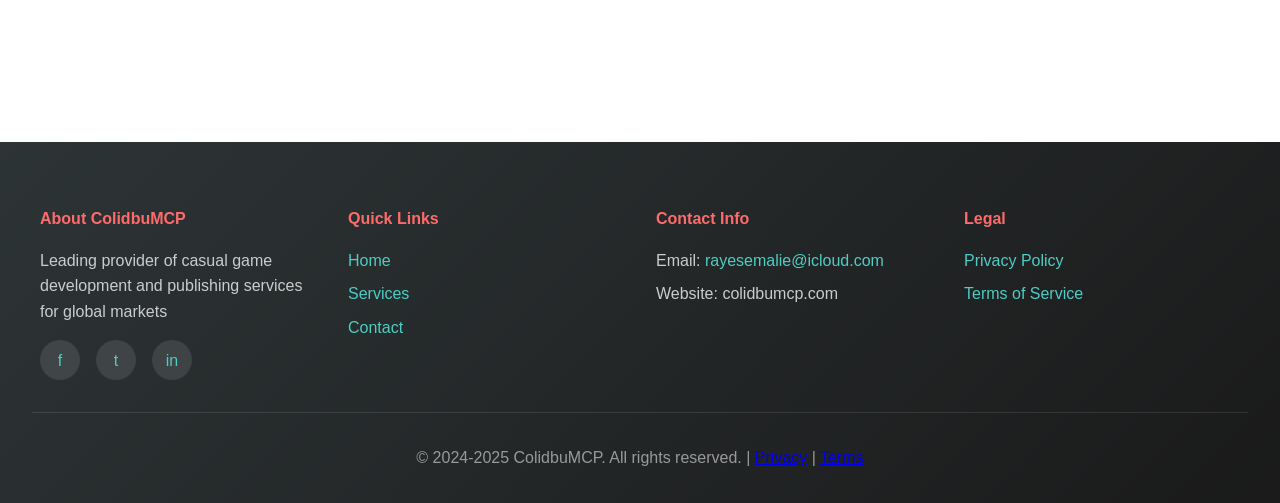
<file: privacy-policy.html>
<!DOCTYPE html>
<html lang="en">
<head>
    <meta charset="UTF-8">
    <meta name="viewport" content="width=device-width, initial-scale=1.0">
    <meta name="description" content="ColidbuMCP Privacy Policy - Information about data collection, usage, and protection">
    <meta name="keywords" content="privacy policy, data protection, GDPR, CCPA, privacy statement">
    <meta name="author" content="ColidbuMCP">
    <meta property="og:title" content="Privacy Policy - ColidbuMCP">
    <meta property="og:type" content="website">
    <meta property="og:url" content="https://colidbumcp.com/privacy-policy.html">
    <meta name="robots" content="index, follow, max-snippet:-1, max-image-preview:large, max-video-preview:-1">
    <link rel="canonical" href="https://colidbumcp.com/privacy-policy.html">
    <title>Privacy Policy - ColidbuMCP</title>
    <link rel="stylesheet" href="css/styles.css">
</head>
<body>
    <!-- 导航栏 Navigation Bar -->
    <nav class="navbar">
        <div class="nav-container">
            <div class="logo-section">
                <svg class="logo" viewBox="0 0 100 100" xmlns="http://www.w3.org/2000/svg">
                    <defs>
                        <linearGradient id="gradientLogo" x1="0%" y1="0%" x2="100%" y2="100%">
                            <stop offset="0%" style="stop-color:#FF6B6B;stop-opacity:1" />
                            <stop offset="50%" style="stop-color:#4ECDC4;stop-opacity:1" />
                            <stop offset="100%" style="stop-color:#45B7D1;stop-opacity:1" />
                        </linearGradient>
                    </defs>
                    <circle cx="50" cy="50" r="48" fill="url(#gradientLogo)"/>
                    <text x="50" y="60" font-size="28" font-weight="bold" text-anchor="middle" fill="white" font-family="Arial">C</text>
                </svg>
                <span class="brand-name">ColidbuMCP</span>
            </div>
            <ul class="nav-menu">
                <li><a href="index.html">Home</a></li>
                <li><a href="services.html">Services</a></li>
                <li><a href="contact.html">Contact</a></li>
            </ul>
            <div class="hamburger">
                <span></span>
                <span></span>
                <span></span>
            </div>
        </div>
    </nav>

    <!-- 政策内容 Policy Content -->
    <section class="policy-section">
        <div class="policy-container">
            <h1>Privacy Policy</h1>
            <p class="last-updated">Last Updated: January 2025 | Effective Date: January 2025</p>

            <div class="policy-content">
                <!-- 1. Introduction & Overview -->
                <section class="policy-subsection">
                    <h2>1. Introduction & Overview</h2>
                    <p>
                        ColidbuMCP ("we," "us," "our," or "Company") is committed to protecting your privacy and ensuring a transparent relationship with our users and clients. This Privacy Policy explains how we collect, use, disclose, and safeguard your information when you use our websites, mobile applications, and services (collectively, the "Services").
                    </p>
                    <p>
                        Please read this Privacy Policy carefully. If you do not agree with our policies and practices, please do not use our Services. By accessing and using our Services, you acknowledge that you have read, understood, and agree to be bound by all the terms of this Privacy Policy.
                    </p>
                </section>

                <!-- 2. Information We Collect -->
                <section class="policy-subsection">
                    <h2>2. Information We Collect</h2>
                    <p>We collect information in various ways, including:</p>
                    
                    <h3>2.1 Information You Provide Directly</h3>
                    <ul class="policy-list">
                        <li><strong>Account Registration:</strong> Name, email address, password, profile information</li>
                        <li><strong>Contact Forms:</strong> Name, email, phone number, company name, message content</li>
                        <li><strong>Service Requests:</strong> Project details, requirements, preferences, files</li>
                        <li><strong>Payment Information:</strong> Billing address, payment method (processed securely through third-party providers)</li>
                        <li><strong>Communications:</strong> Support tickets, emails, chat messages, feedback</li>
                    </ul>

                    <h3>2.2 Information Collected Automatically</h3>
                    <ul class="policy-list">
                        <li><strong>Device Information:</strong> Device type, operating system, device identifiers</li>
                        <li><strong>Usage Data:</strong> Pages viewed, features used, interactions, session duration</li>
                        <li><strong>Location Data:</strong> IP address, general geographic location (country/city level)</li>
                        <li><strong>Cookies & Tracking:</strong> Cookies, pixels, web beacons, similar technologies</li>
                        <li><strong>Analytics:</strong> User behavior patterns, conversion tracking, performance metrics</li>
                    </ul>

                    <h3>2.3 Information from Third Parties</h3>
                    <ul class="policy-list">
                        <li><strong>Social Media:</strong> If you link your account to social platforms</li>
                        <li><strong>Analytics Providers:</strong> Google Analytics, Mixpanel, similar services</li>
                        <li><strong>Payment Processors:</strong> Stripe, PayPal, Apple Pay, Google Pay</li>
                        <li><strong>Ad Networks:</strong> Google Ads, Facebook Ads, other advertising platforms</li>
                        <li><strong>Business Partners:</strong> Referral information, partnership data</li>
                    </ul>

                    <h3>2.4 Information from Our Mobile Apps</h3>
                    <ul class="policy-list">
                        <li><strong>App Store Data:</strong> App Store ID, device ID, advertising ID (IDFA/Google Advertising ID)</li>
                        <li><strong>Push Notifications:</strong> Opt-in status, notification preferences</li>
                        <li><strong>Crash Reports:</strong> App performance data, error logs</li>
                        <li><strong>In-App Analytics:</strong> Feature usage, user journey, session data</li>
                    </ul>
                </section>

                <!-- 3. How We Use Your Information -->
                <section class="policy-subsection">
                    <h2>3. How We Use Your Information</h2>
                    <p>We use the information we collect for various purposes:</p>
                    <ul class="policy-list">
                        <li><strong>Service Delivery:</strong> Providing, maintaining, and improving our Services</li>
                        <li><strong>Communication:</strong> Responding to inquiries, support requests, updates</li>
                        <li><strong>Account Management:</strong> Creating and managing user accounts</li>
                        <li><strong>Payment Processing:</strong> Processing transactions and billing</li>
                        <li><strong>Personalization:</strong> Customizing user experience, recommendations</li>
                        <li><strong>Analytics & Improvement:</strong> Understanding usage patterns, optimizing Services</li>
                        <li><strong>Marketing:</strong> Promotional communications, newsletters (with consent)</li>
                        <li><strong>Legal Compliance:</strong> Meeting legal obligations, responding to authorities</li>
                        <li><strong>Security:</strong> Fraud detection, preventing unauthorized access</li>
                        <li><strong>Research:</strong> Aggregated, anonymized data for industry research</li>
                    </ul>
                </section>

                <!-- 4. Advertising & Monetization Compliance -->
                <section class="policy-subsection">
                    <h2>4. Advertising, Analytics & Monetization Compliance</h2>
                    <p>
                        Our applications and services may integrate with various advertising networks and analytics platforms to support monetization through in-app advertising. This section outlines how these technologies operate and your rights concerning data collection.
                    </p>

                    <h3>4.1 Integrated Advertising Networks</h3>
                    <p>We may integrate the following advertising and analytics platforms in our apps:</p>
                    
                    <div class="ad-network-list">
                        <div class="ad-network-item">
                            <h4>Google AdMob</h4>
                            <p><strong>Type:</strong> Advertising Network & Analytics</p>
                            <p><strong>Data Collected:</strong> Device ID, Advertising ID (GAID), IP address, device type, operating system, app activity, engagement metrics</p>
                            <p><strong>Purpose:</strong> Serving targeted advertisements, measuring ad performance, generating revenue</p>
                            <p><strong>Policy:</strong> <a href="https://support.google.com/admanager/answer/6128543" target="_blank">Google AdMob Privacy Policy</a></p>
                            <p><strong>Opt-Out:</strong> Users can reset their Advertising ID in device settings or adjust ad preferences through Google settings</p>
                        </div>

                        <div class="ad-network-item">
                            <h4>AppLovin</h4>
                            <p><strong>Type:</strong> Mobile Advertising Platform</p>
                            <p><strong>Data Collected:</strong> Device ID, Advertising ID, IP address, device characteristics, app usage data, in-app events</p>
                            <p><strong>Purpose:</strong> Ad serving, impression tracking, conversion measurement, revenue optimization</p>
                            <p><strong>Policy:</strong> <a href="https://www.applovin.com/privacy/" target="_blank">AppLovin Privacy Policy</a></p>
                            <p><strong>Opt-Out:</strong> Available through device advertising settings or AppLovin's opt-out portal</p>
                        </div>

                        <div class="ad-network-item">
                            <h4>MobileCore / Unity Ads</h4>
                            <p><strong>Type:</strong> Video Advertising Network</p>
                            <p><strong>Data Collected:</strong> Device identifiers, advertising ID, IP address, device OS, app activity, video completion metrics</p>
                            <p><strong>Purpose:</strong> Video ad delivery, engagement tracking, revenue generation</p>
                            <p><strong>Policy:</strong> <a href="https://unity.com/legal/privacy" target="_blank">Unity Privacy Policy</a></p>
                            <p><strong>Opt-Out:</strong> Device-level advertising ID reset or Unity ad preferences</p>
                        </div>

                        <div class="ad-network-item">
                            <h4>Facebook Audience Network</h4>
                            <p><strong>Type:</strong> Advertising Network</p>
                            <p><strong>Data Collected:</strong> Device ID, Advertising ID, IP address, device information, user behavior, interests</p>
                            <p><strong>Purpose:</strong> Serving ads, targeting, performance measurement, revenue generation</p>
                            <p><strong>Policy:</strong> <a href="https://www.facebook.com/about/privacy" target="_blank">Facebook Privacy Policy</a></p>
                            <p><strong>Opt-Out:</strong> Facebook Ad Preferences or device advertising settings</p>
                        </div>

                        <div class="ad-network-item">
                            <h4>TikTok Audience Network</h4>
                            <p><strong>Type:</strong> Advertising Platform</p>
                            <p><strong>Data Collected:</strong> Device identifiers, IP address, device characteristics, app usage, behavioral data</p>
                            <p><strong>Purpose:</strong> Ad delivery, optimization, engagement tracking</p>
                            <p><strong>Policy:</strong> <a href="https://www.tiktok.com/legal/page/us/privacy-policy" target="_blank">TikTok Privacy Policy</a></p>
                            <p><strong>Opt-Out:</strong> TikTok app settings or device-level opt-out</p>
                        </div>

                        <div class="ad-network-item">
                            <h4>Ironsource / Supersonic</h4>
                            <p><strong>Type:</strong> Mobile App Monetization Platform</p>
                            <p><strong>Data Collected:</strong> Device ID, Advertising ID, IP address, SDK events, user engagement data</p>
                            <p><strong>Purpose:</strong> Ad mediation, impression tracking, revenue optimization</p>
                            <p><strong>Policy:</strong> <a href="https://www.ironsource.com/privacy/" target="_blank">IronSource Privacy Policy</a></p>
                            <p><strong>Opt-Out:</strong> Device advertising preferences or direct opt-out requests</p>
                        </div>

                        <div class="ad-network-item">
                            <h4>Vungle</h4>
                            <p><strong>Type:</strong> Video Advertising Platform</p>
                            <p><strong>Data Collected:</strong> Device ID, Advertising ID, IP address, device type, video engagement metrics</p>
                            <p><strong>Purpose:</strong> Video ad serving, engagement tracking, revenue generation</p>
                            <p><strong>Policy:</strong> <a href="https://vungle.com/privacy/" target="_blank">Vungle Privacy Policy</a></p>
                            <p><strong>Opt-Out:</strong> Device-level opt-out or Vungle preference center</p>
                        </div>

                        <div class="ad-network-item">
                            <h4>Chartboost</h4>
                            <p><strong>Type:</strong> Game Advertising Platform</p>
                            <p><strong>Data Collected:</strong> Device identifiers, advertising ID, IP address, device info, gameplay data</p>
                            <p><strong>Purpose:</strong> Ad delivery, user acquisition, performance analytics</p>
                            <p><strong>Policy:</strong> <a href="https://www.chartboost.com/privacy-policy/" target="_blank">Chartboost Privacy Policy</a></p>
                            <p><strong>Opt-Out:</strong> Device advertising ID settings</p>
                        </div>

                        <div class="ad-network-item">
                            <h4>Adjust / Branch</h4>
                            <p><strong>Type:</strong> Mobile Analytics & Attribution</p>
                            <p><strong>Data Collected:</strong> Device ID, Advertising ID, IP address, app events, installation data, user activity</p>
                            <p><strong>Purpose:</strong> Attribution tracking, performance analysis, user acquisition measurement</p>
                            <p><strong>Policy:</strong> <a href="https://www.adjust.com/privacy/" target="_blank">Adjust Privacy Policy</a></p>
                            <p><strong>Opt-Out:</strong> Device-level opt-out options</p>
                        </div>

                        <div class="ad-network-item">
                            <h4>AppsFlyer</h4>
                            <p><strong>Type:</strong> Mobile Attribution & Analytics</p>
                            <p><strong>Data Collected:</strong> Device identifiers, advertising ID, IP address, SDK events, user journey data</p>
                            <p><strong>Purpose:</strong> Attribution, install tracking, performance measurement</p>
                            <p><strong>Policy:</strong> <a href="https://www.appsflyer.com/privacy-policy/" target="_blank">AppsFlyer Privacy Policy</a></p>
                            <p><strong>Opt-Out:</strong> Device advertising preferences</p>
                        </div>
                    </div>

                    <h3>4.2 Types of Ads Displayed</h3>
                    <p>Our applications may display the following types of advertisements:</p>
                    <ul class="policy-list">
                        <li><strong>Banner Ads:</strong> Static or animated ads displayed at the top or bottom of screens</li>
                        <li><strong>Interstitial Ads:</strong> Full-screen ads appearing between app content transitions</li>
                        <li><strong>Rewarded Video Ads:</strong> Video advertisements users choose to watch for in-game rewards</li>
                        <li><strong>Native Ads:</strong> Ad content styled to match the app's native design</li>
                        <li><strong>Playable Ads:</strong> Interactive ads allowing users to engage before installation</li>
                        <li><strong>Splash Ads:</strong> Full-screen ads displayed on app launch</li>
                    </ul>

                    <h3>4.3 Data Sharing with Ad Partners</h3>
                    <p>
                        When you use our apps, certain data may be automatically shared with advertising partners to enable ad serving and measurement. This includes:
                    </p>
                    <ul class="policy-list">
                        <li>Your Advertising ID (GAID on Android, IDFA on iOS)</li>
                        <li>Your Device ID and device information</li>
                        <li>Your approximate location (IP-based, not GPS)</li>
                        <li>App usage and engagement metrics</li>
                        <li>Inferred interests and demographic data</li>
                    </ul>

                    <h3>4.4 User Rights & Control</h3>
                    <p><strong>Opt-Out of Personalized Advertising:</strong></p>
                    <ul class="policy-list">
                        <li><strong>iOS Users:</strong> Settings > Privacy > Apple Advertising > Turn off "Personalized Ads"</li>
                        <li><strong>Android Users:</strong> Settings > Google > Manage Your Google Account > Data & Privacy > Ad Personalization Settings</li>
                        <li><strong>Limit Ad Tracking (iOS):</strong> Settings > Privacy > Apple Advertising > Enable "Limit Ad Tracking"</li>
                        <li><strong>Opt Out of Ads Personalization (Android):</strong> Use Google's Ads Preferences tool</li>
                    </ul>

                    <p><strong>Reset Your Advertising ID:</strong></p>
                    <ul class="policy-list">
                        <li><strong>iOS:</strong> Settings > Privacy > Apple Advertising > Reset Advertising ID</li>
                        <li><strong>Android:</strong> Settings > Google > Manage Your Google Account > Data & Privacy > Reset Advertising ID</li>
                    </ul>

                    <h3>4.5 Compliance Standards</h3>
                    <p>
                        Our advertising implementation complies with:
                    </p>
                    <ul class="policy-list">
                        <li>Apple App Store Review Guidelines</li>
                        <li>Google Play Store Policies</li>
                        <li>GDPR (General Data Protection Regulation)</li>
                        <li>CCPA/CPRA (California Privacy Rights Act)</li>
                        <li>IAB Transparency and Consent Framework (TCF)</li>
                        <li>Children's Online Privacy Protection Act (COPPA)</li>
                        <li>Platform-specific requirements (iOS 14.5+ App Tracking Transparency)</li>
                    </ul>
                </section>

                <!-- 5. Data Sharing & Disclosure -->
                <section class="policy-subsection">
                    <h2>5. Data Sharing & Disclosure</h2>
                    <p>We may share your information in the following circumstances:</p>
                    <ul class="policy-list">
                        <li><strong>Service Providers:</strong> Third parties who assist us (hosting, analytics, payment processing)</li>
                        <li><strong>Business Partners:</strong> With consent, for joint offerings or partnerships</li>
                        <li><strong>Legal Requirements:</strong> When required by law, court order, or government request</li>
                        <li><strong>Business Transfers:</strong> In case of merger, acquisition, or asset sale</li>
                        <li><strong>User Consent:</strong> When you explicitly authorize sharing</li>
                        <li><strong>Aggregated/Anonymized Data:</strong> Non-identifiable data may be shared for analytics and research</li>
                    </ul>
                    <p>
                        <strong>Important:</strong> We never sell your personal information to third parties for their direct marketing purposes.
                    </p>
                </section>

                <!-- 6. Data Retention -->
                <section class="policy-subsection">
                    <h2>6. Data Retention</h2>
                    <p>
                        We retain your information for as long as necessary to provide our Services and fulfill the purposes outlined in this Privacy Policy. Retention periods vary:
                    </p>
                    <ul class="policy-list">
                        <li><strong>Account Data:</strong> Retained while your account is active, plus 12 months after deletion</li>
                        <li><strong>Transaction Data:</strong> Retained for 7 years for tax and legal compliance</li>
                        <li><strong>Analytics Data:</strong> Typically retained for 26 months</li>
                        <li><strong>Log Data:</strong> Generally retained for 90 days</li>
                        <li><strong>Marketing Data:</strong> Retained until you unsubscribe</li>
                    </ul>
                    <p>
                        You may request deletion of your data, subject to legal retention requirements. We will comply within 30 days where legally permitted.
                    </p>
                </section>

                <!-- 7. International Data Transfers -->
                <section class="policy-subsection">
                    <h2>7. International Data Transfers</h2>
                    <p>
                        Our Services operate globally, and your information may be transferred to, stored in, and processed in countries other than your country of residence. These countries may have data protection laws that differ from your home country.
                    </p>
                    <p>
                        When transferring data internationally, we implement appropriate safeguards including:
                    </p>
                    <ul class="policy-list">
                        <li>Standard contractual clauses approved by relevant authorities</li>
                        <li>Binding corporate rules where applicable</li>
                        <li>Your explicit consent to the transfer</li>
                        <li>Adequacy decisions where available</li>
                    </ul>
                    <p>
                        By using our Services, you consent to the transfer of your information to countries outside your country of residence.
                    </p>
                </section>

                <!-- 8. Children's Privacy (COPPA Compliance) -->
                <section class="policy-subsection">
                    <h2>8. Children's Privacy & COPPA Compliance</h2>
                    <p>
                        Our Services are designed for ages 13 and above. We comply with the Children's Online Privacy Protection Act (COPPA) and similar regulations worldwide.
                    </p>
                    <h3>8.1 Age Restrictions</h3>
                    <ul class="policy-list">
                        <li>Users must be at least 13 years old (or legal age of digital consent in their jurisdiction)</li>
                        <li>For users under 18, parental consent may be required</li>
                        <li>We do not knowingly collect personal information from children under 13</li>
                    </ul>
                    <h3>8.2 Children's Data Protection</h3>
                    <p>
                        If a child's information is collected, we:
                    </p>
                    <ul class="policy-list">
                        <li>Limit data collection to what's necessary for the Service</li>
                        <li>Do not use persistent identifiers for behavioral tracking</li>
                        <li>Restrict contextual advertising</li>
                        <li>Provide parental access and control options</li>
                        <li>Maintain reasonable security measures</li>
                    </ul>
                    <h3>8.3 Age-Gating & Parental Consent</h3>
                    <p>
                        Our applications implement age verification mechanisms. For users under 18, we may request parental consent before collecting personal information. Parents can:
                    </p>
                    <ul class="policy-list">
                        <li>Review what information we've collected</li>
                        <li>Request deletion of their child's information</li>
                        <li>Control the application's data collection settings</li>
                        <li>Contact us directly with concerns</li>
                    </ul>
                    <p>
                        <strong>Parental Contact:</strong> If you have concerns about our treatment of children's data, please contact us at rayesemalie@icloud.com
                    </p>
                </section>

                <!-- 9. Security Measures -->
                <section class="policy-subsection">
                    <h2>9. Security Measures</h2>
                    <p>
                        We implement comprehensive technical and organizational security measures to protect your information from unauthorized access, alteration, and disclosure:
                    </p>
                    <ul class="policy-list">
                        <li>SSL/TLS encryption for data in transit</li>
                        <li>AES-256 encryption for data at rest</li>
                        <li>Regular security audits and penetration testing</li>
                        <li>Access controls and authentication mechanisms</li>
                        <li>Employee training on data protection</li>
                        <li>Incident response procedures</li>
                        <li>Regular software updates and patches</li>
                        <li>Firewall and intrusion detection systems</li>
                    </ul>
                    <p>
                        <strong>Important:</strong> While we employ industry-standard security practices, no method is completely secure. We cannot guarantee absolute security of your information.
                    </p>
                </section>

                <!-- 10. Regional Privacy Rights -->
                <section class="policy-subsection">
                    <h2>10. Regional Privacy Rights & Compliance</h2>
                    
                    <h3>10.1 GDPR Rights (EU, EEA, UK)</h3>
                    <p>If you are located in the EU, EEA, or UK, you have the following rights:</p>
                    <ul class="policy-list">
                        <li><strong>Right of Access:</strong> Obtain a copy of your personal data</li>
                        <li><strong>Right to Rectification:</strong> Correct inaccurate data</li>
                        <li><strong>Right to Erasure:</strong> Request deletion of your data ("Right to be Forgotten")</li>
                        <li><strong>Right to Restriction:</strong> Restrict processing of your data</li>
                        <li><strong>Right to Data Portability:</strong> Receive your data in a portable format</li>
                        <li><strong>Right to Object:</strong> Object to processing for direct marketing or profiling</li>
                        <li><strong>Rights Related to Automated Decision Making:</strong> Opt-out of automated decisions</li>
                        <li><strong>Right to Lodge Complaints:</strong> File a complaint with your local data protection authority</li>
                    </ul>

                    <h3>10.2 CCPA/CPRA Rights (California)</h3>
                    <p>If you are a California resident, you have these rights under CCPA/CPRA:</p>
                    <ul class="policy-list">
                        <li><strong>Right to Know:</strong> Request what personal information we collect, use, and share</li>
                        <li><strong>Right to Delete:</strong> Request deletion of personal information (with exceptions)</li>
                        <li><strong>Right to Opt-Out:</strong> Opt-out of "sales" or "sharing" of personal information</li>
                        <li><strong>Right to Limit:</strong> Limit use of sensitive personal information</li>
                        <li><strong>Right to Correct:</strong> Request correction of inaccurate data</li>
                        <li><strong>Right to Opt-Out of Profiling:</strong> Opt-out of automated decision-making</li>
                        <li><strong>Non-Discrimination:</strong> No discrimination for exercising CCPA rights</li>
                    </ul>

                    <h3>10.3 LGPD Rights (Brazil)</h3>
                    <p>If you are in Brazil, LGPD grants you these rights:</p>
                    <ul class="policy-list">
                        <li><strong>Right to Access:</strong> Access your personal data</li>
                        <li><strong>Right to Rectification:</strong> Correct incomplete or inaccurate data</li>
                        <li><strong>Right to Deletion:</strong> Request data deletion</li>
                        <li><strong>Right to Data Portability:</strong> Obtain your data in portable format</li>
                        <li><strong>Right to Information:</strong> Know how your data is processed</li>
                        <li><strong>Right to Object:</strong> Object to data processing</li>
                    </ul>

                    <h3>10.4 PIPEDA Rights (Canada)</h3>
                    <p>Under Canada's PIPEDA, you have the right to:</p>
                    <ul class="policy-list">
                        <li>Access your personal information</li>
                        <li>Request correction of inaccurate data</li>
                        <li>File complaints with Canada's Privacy Commissioner</li>
                        <li>Withdraw consent at any time</li>
                    </ul>

                    <h3>10.5 Other Regional Rights</h3>
                    <p>
                        Users in other countries may have additional privacy rights. We respect all applicable regional privacy laws including APEC Cross-Border Privacy Rules and various national data protection laws.
                    </p>
                </section>

                <!-- 11. Exercising Your Rights -->
                <section class="policy-subsection">
                    <h2>11. How to Exercise Your Privacy Rights</h2>
                    <p>
                        To exercise any of your privacy rights, please submit a request to:
                    </p>
                    <div class="request-method">
                        <p><strong>Email:</strong> rayesemalie@icloud.com</p>
                        <p><strong>Subject Line:</strong> [YOUR COUNTRY] Privacy Rights Request</p>
                        <p><strong>Include:</strong> Your full name, email address, specific request, and country of residence</p>
                    </div>
                    <p>
                        We will respond to your request within 30 days (or the applicable legal timeframe for your jurisdiction). If you are making a request under GDPR, CCPA, or similar regulations, we will provide a response within the required timeframe.
                    </p>
                    <p>
                        <strong>Verification:</strong> We may request additional information to verify your identity before processing your request.
                    </p>
                </section>

                <!-- 12. Cookies & Tracking Technologies -->
                <section class="policy-subsection">
                    <h2>12. Cookies & Tracking Technologies</h2>
                    <p>
                        We use cookies and similar tracking technologies to enhance your experience:
                    </p>
                    <ul class="policy-list">
                        <li><strong>Essential Cookies:</strong> Required for website functionality</li>
                        <li><strong>Performance Cookies:</strong> Measure website performance and analytics</li>
                        <li><strong>Functional Cookies:</strong> Remember your preferences</li>
                        <li><strong>Marketing Cookies:</strong> Track for targeted advertising purposes</li>
                    </ul>
                    <p>
                        <strong>Opt-Out:</strong> Most browsers allow you to refuse cookies or alert you when cookies are being sent. Consult your browser's help section for cookie management options.
                    </p>
                </section>

                <!-- 13. Third-Party Links -->
                <section class="policy-subsection">
                    <h2>13. Third-Party Links & Services</h2>
                    <p>
                        Our Services may contain links to third-party websites and services. We are not responsible for the privacy practices of these external sites. We encourage you to review their privacy policies before providing personal information.
                    </p>
                </section>

                <!-- 14. Policy Updates -->
                <section class="policy-subsection">
                    <h2>14. Updates to This Privacy Policy</h2>
                    <p>
                        We may update this Privacy Policy from time to time to reflect changes in our practices, technology, or legal requirements. Material changes will be notified via email or prominent notice on our website. Your continued use of our Services after changes indicates acceptance of the updated policy.
                    </p>
                </section>

                <!-- 15. Contact Us -->
                <section class="policy-subsection">
                    <h2>15. Contact Us</h2>
                    <p>
                        If you have questions about this Privacy Policy or our privacy practices, please contact us:
                    </p>
                    <div class="contact-details">
                        <p><strong>Email:</strong> <a href="mailto:rayesemalie@icloud.com">rayesemalie@icloud.com</a></p>
                        <p><strong>Website:</strong> colidbumcp.com</p>
                        <p><strong>Mailing Address:</strong> ColidbuMCP Global</p>
                    </div>
                </section>
            </div>

            <!-- Navigation -->
            <div class="policy-navigation">
                <a href="index.html" class="btn btn-secondary">Back to Home</a>
                <a href="terms-of-service.html" class="btn btn-secondary">View Terms of Service</a>
            </div>
        </div>
    </section>

    <!-- 脚部 Footer -->
    <footer class="footer">
        <div class="footer-content">
            <div class="footer-section">
                <h4>About ColidbuMCP</h4>
                <p>Leading provider of casual game development and publishing services for global markets</p>
                <div class="social-links">
                    <a href="#" class="social-icon">f</a>
                    <a href="#" class="social-icon">t</a>
                    <a href="#" class="social-icon">in</a>
                </div>
            </div>
            <div class="footer-section">
                <h4>Quick Links</h4>
                <ul>
                    <li><a href="index.html">Home</a></li>
                    <li><a href="services.html">Services</a></li>
                    <li><a href="contact.html">Contact</a></li>
                </ul>
            </div>
            <div class="footer-section">
                <h4>Contact Info</h4>
                <p>Email: <a href="mailto:rayesemalie@icloud.com">rayesemalie@icloud.com</a></p>
                <p>Website: colidbumcp.com</p>
            </div>
            <div class="footer-section">
                <h4>Legal</h4>
                <ul>
                    <li><a href="privacy-policy.html">Privacy Policy</a></li>
                    <li><a href="terms-of-service.html">Terms of Service</a></li>
                </ul>
            </div>
        </div>
        <div class="footer-bottom">
            <p>&copy; 2024-2025 ColidbuMCP. All rights reserved. | <a href="privacy-policy.html">Privacy</a> | <a href="terms-of-service.html">Terms</a></p>
        </div>
    </footer>

    <script src="js/main.js"></script>
</body>
</html>
</file>
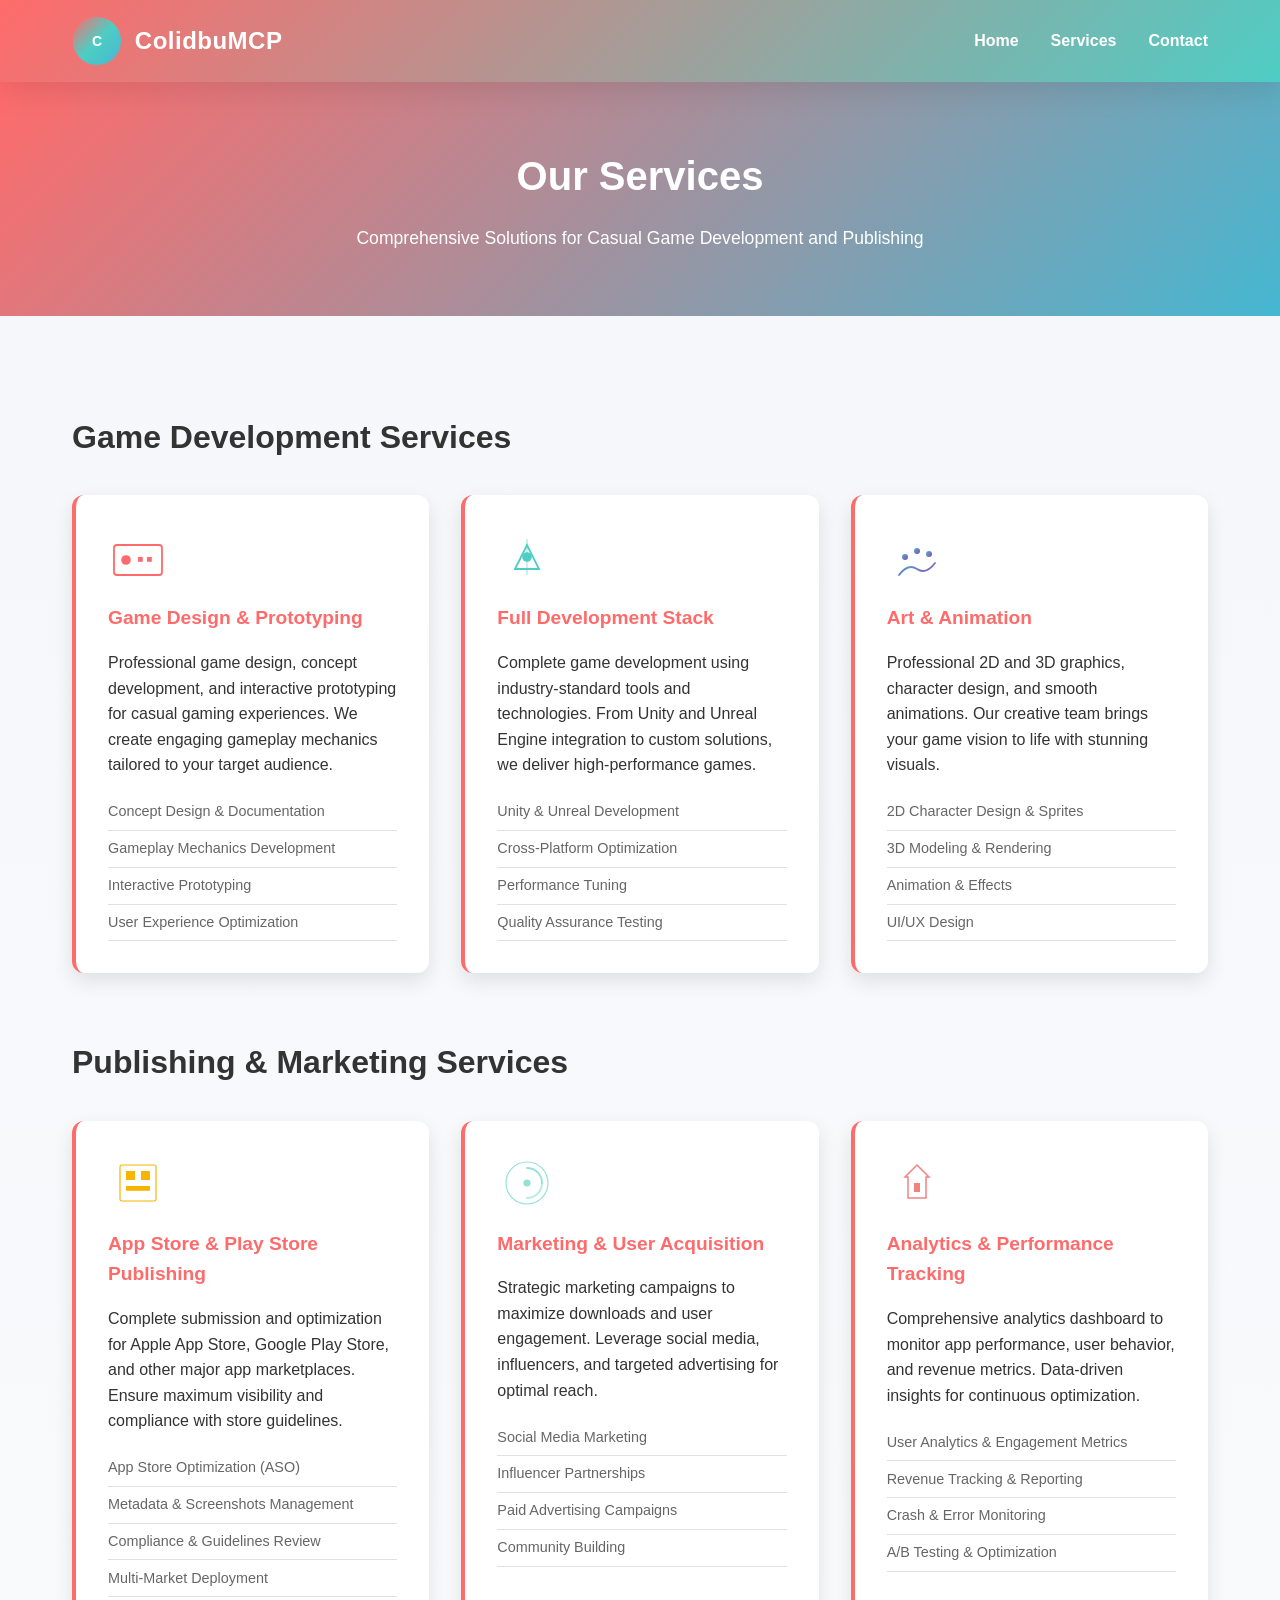
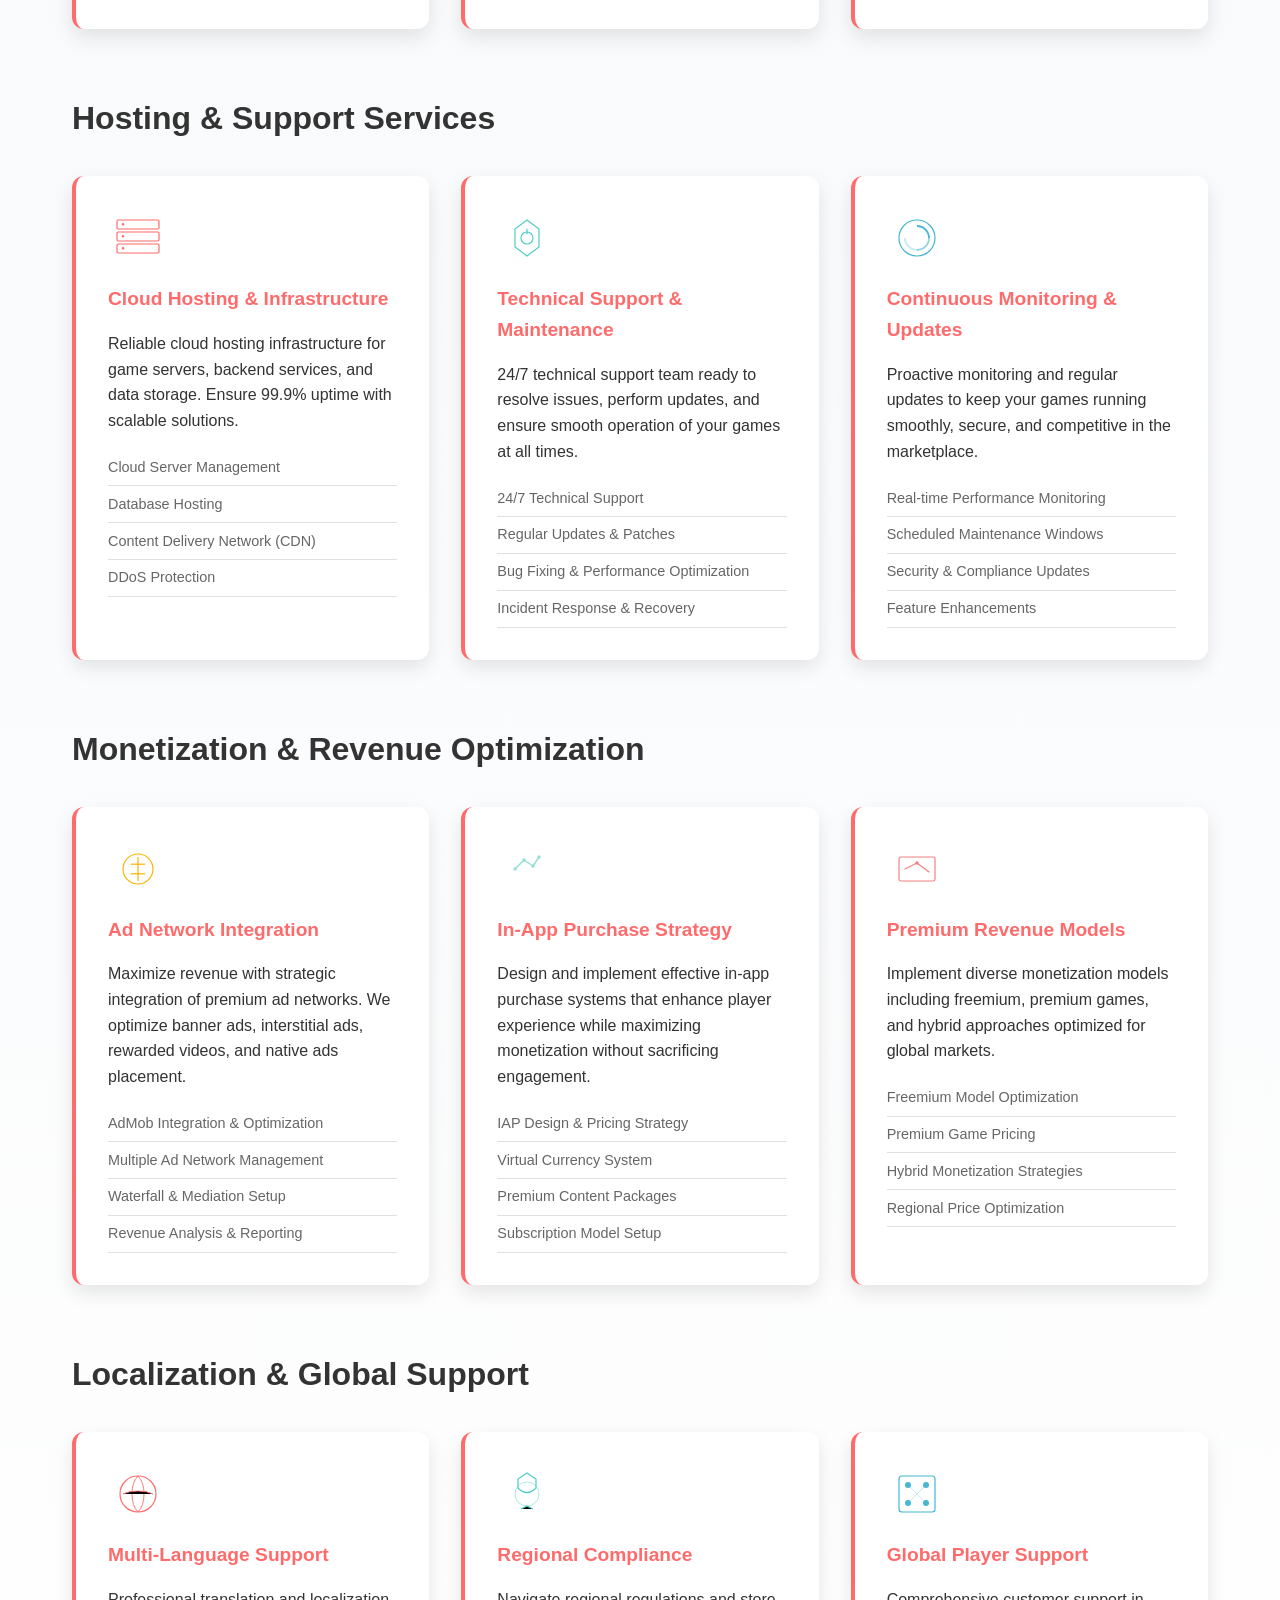
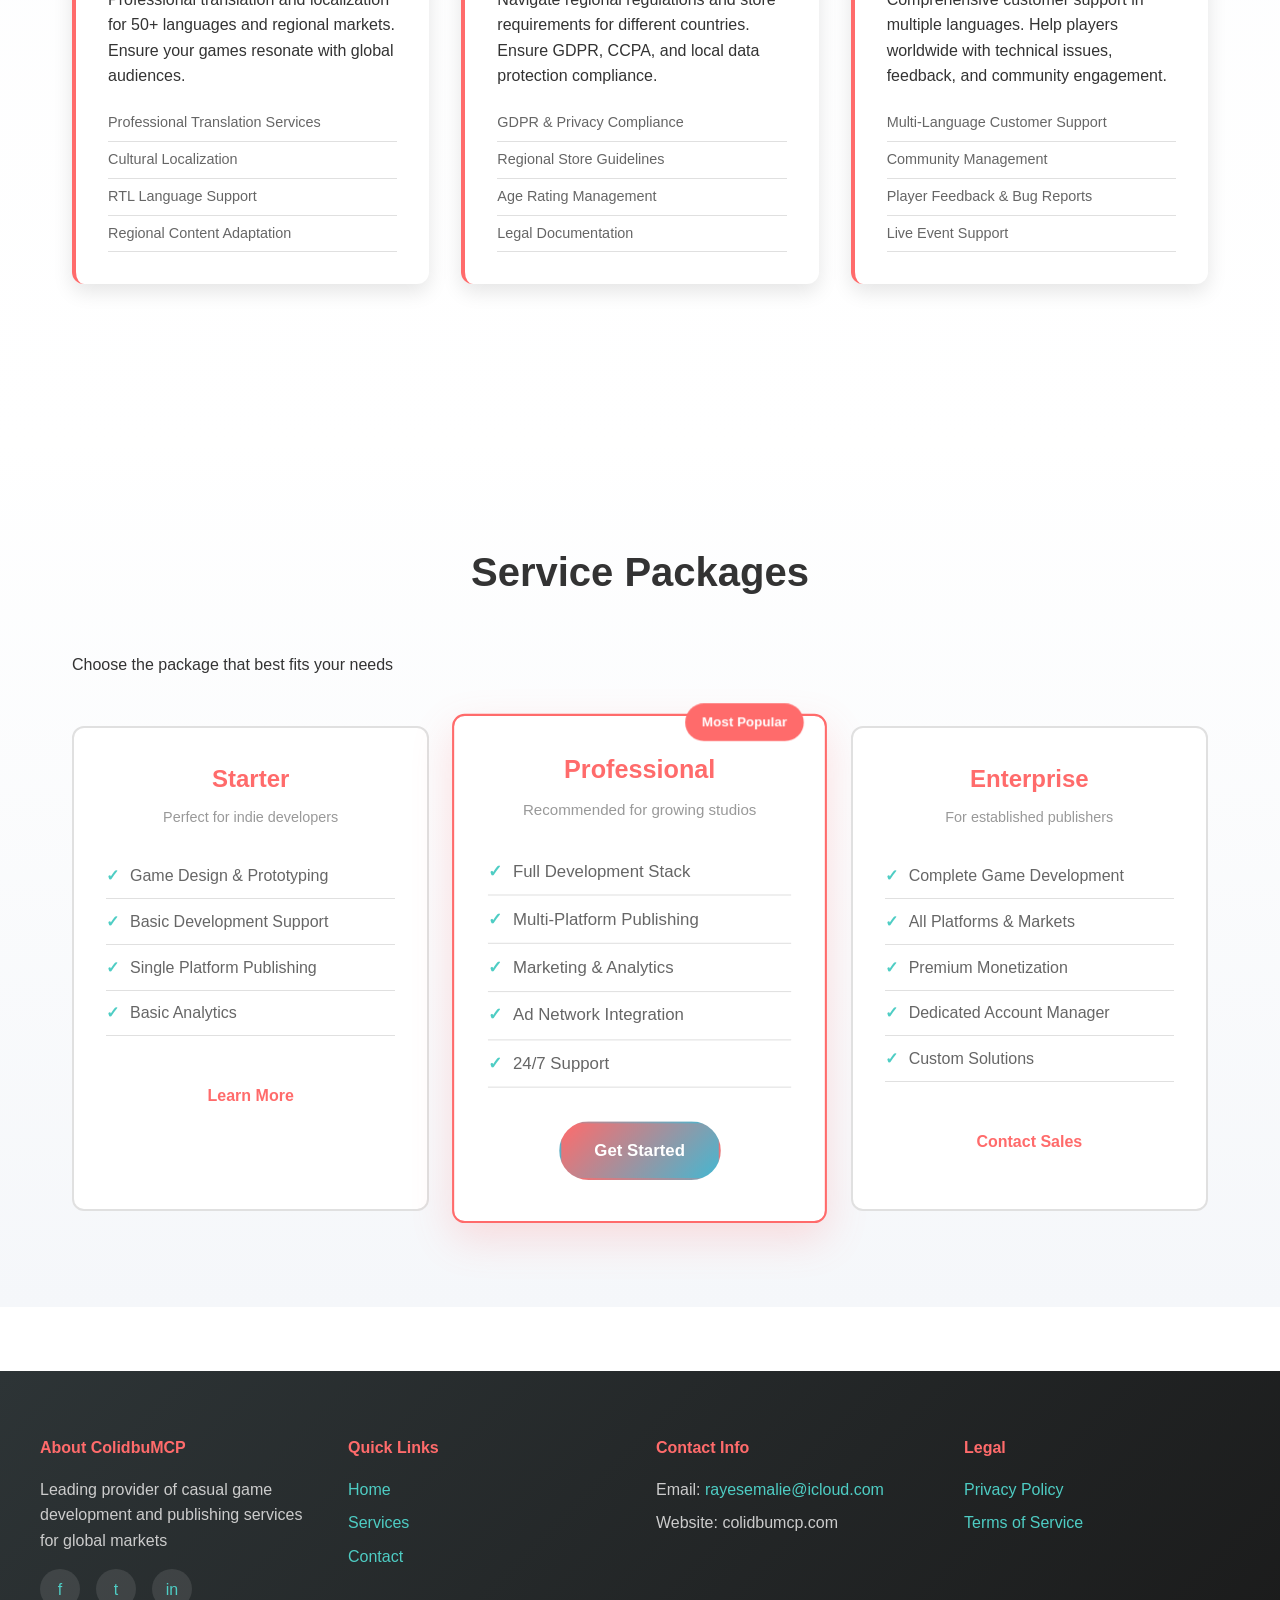
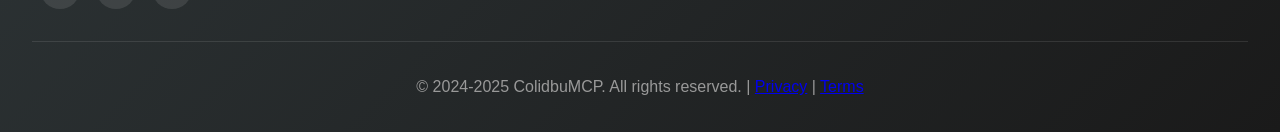
<file: services.html>
<!DOCTYPE html>
<html lang="en">
<head>
    <meta charset="UTF-8">
    <meta name="viewport" content="width=device-width, initial-scale=1.0">
    <meta name="description" content="ColidbuMCP Services - Professional casual game development, publishing, and hosting services for App Store and Google Play">
    <meta name="keywords" content="game development services, app publishing, game hosting, app store optimization, google play services">
    <meta name="author" content="ColidbuMCP">
    <meta property="og:title" content="Our Services - ColidbuMCP">
    <meta property="og:description" content="Comprehensive game development and publishing services for global markets">
    <meta property="og:type" content="website">
    <meta property="og:url" content="https://colidbumcp.com/services.html">
    <meta name="robots" content="index, follow, max-snippet:-1, max-image-preview:large, max-video-preview:-1">
    <link rel="canonical" href="https://colidbumcp.com/services.html">
    <title>Services - ColidbuMCP</title>
    <link rel="stylesheet" href="css/styles.css">
</head>
<body>
    <!-- 导航栏 Navigation Bar -->
    <nav class="navbar">
        <div class="nav-container">
            <div class="logo-section">
                <svg class="logo" viewBox="0 0 100 100" xmlns="http://www.w3.org/2000/svg">
                    <defs>
                        <linearGradient id="gradientLogo" x1="0%" y1="0%" x2="100%" y2="100%">
                            <stop offset="0%" style="stop-color:#FF6B6B;stop-opacity:1" />
                            <stop offset="50%" style="stop-color:#4ECDC4;stop-opacity:1" />
                            <stop offset="100%" style="stop-color:#45B7D1;stop-opacity:1" />
                        </linearGradient>
                    </defs>
                    <circle cx="50" cy="50" r="48" fill="url(#gradientLogo)"/>
                    <text x="50" y="60" font-size="28" font-weight="bold" text-anchor="middle" fill="white" font-family="Arial">C</text>
                </svg>
                <span class="brand-name">ColidbuMCP</span>
            </div>
            <ul class="nav-menu">
                <li><a href="index.html">Home</a></li>
                <li><a href="services.html" class="active">Services</a></li>
                <li><a href="contact.html">Contact</a></li>
            </ul>
            <div class="hamburger">
                <span></span>
                <span></span>
                <span></span>
            </div>
        </div>
    </nav>

    <!-- 页面头部 Page Header -->
    <section class="page-header">
        <h1>Our Services</h1>
        <p>Comprehensive Solutions for Casual Game Development and Publishing</p>
    </section>

    <!-- 服务分类 Services Categories -->
    <section class="services-main">
        <div class="container">
            <!-- 游戏开发 Game Development -->
            <div class="service-section">
                <h2>Game Development Services</h2>
                <div class="service-cards">
                    <div class="service-card">
                        <div class="service-icon">
                            <svg viewBox="0 0 100 100" xmlns="http://www.w3.org/2000/svg">
                                <rect x="10" y="30" width="80" height="50" rx="5" fill="none" stroke="#FF6B6B" stroke-width="3"/>
                                <circle cx="30" cy="55" r="8" fill="#FF6B6B"/>
                                <rect x="50" y="50" width="8" height="8" fill="#FF6B6B"/>
                                <rect x="65" y="50" width="8" height="8" fill="#FF6B6B"/>
                            </svg>
                        </div>
                        <h3>Game Design & Prototyping</h3>
                        <p>Professional game design, concept development, and interactive prototyping for casual gaming experiences. We create engaging gameplay mechanics tailored to your target audience.</p>
                        <ul class="service-features">
                            <li>Concept Design & Documentation</li>
                            <li>Gameplay Mechanics Development</li>
                            <li>Interactive Prototyping</li>
                            <li>User Experience Optimization</li>
                        </ul>
                    </div>

                    <div class="service-card">
                        <div class="service-icon">
                            <svg viewBox="0 0 100 100" xmlns="http://www.w3.org/2000/svg">
                                <path d="M 30 70 L 50 30 L 70 70 Z" fill="none" stroke="#4ECDC4" stroke-width="3"/>
                                <circle cx="50" cy="50" r="8" fill="#4ECDC4"/>
                                <line x1="50" y1="20" x2="50" y2="80" stroke="#4ECDC4" stroke-width="2" opacity="0.5"/>
                            </svg>
                        </div>
                        <h3>Full Development Stack</h3>
                        <p>Complete game development using industry-standard tools and technologies. From Unity and Unreal Engine integration to custom solutions, we deliver high-performance games.</p>
                        <ul class="service-features">
                            <li>Unity & Unreal Development</li>
                            <li>Cross-Platform Optimization</li>
                            <li>Performance Tuning</li>
                            <li>Quality Assurance Testing</li>
                        </ul>
                    </div>

                    <div class="service-card">
                        <div class="service-icon">
                            <svg viewBox="0 0 100 100" xmlns="http://www.w3.org/2000/svg">
                                <defs>
                                    <linearGradient id="artGrad" x1="0%" y1="0%" x2="100%" y2="100%">
                                        <stop offset="0%" style="stop-color:#45B7D1;stop-opacity:1" />
                                        <stop offset="100%" style="stop-color:#8E44AD;stop-opacity:1" />
                                    </linearGradient>
                                </defs>
                                <path d="M 20 80 Q 35 60 50 70 Q 65 80 80 60" fill="none" stroke="url(#artGrad)" stroke-width="3" stroke-linecap="round"/>
                                <circle cx="30" cy="50" r="5" fill="url(#artGrad)"/>
                                <circle cx="50" cy="40" r="5" fill="url(#artGrad)"/>
                                <circle cx="70" cy="45" r="5" fill="url(#artGrad)"/>
                            </svg>
                        </div>
                        <h3>Art & Animation</h3>
                        <p>Professional 2D and 3D graphics, character design, and smooth animations. Our creative team brings your game vision to life with stunning visuals.</p>
                        <ul class="service-features">
                            <li>2D Character Design & Sprites</li>
                            <li>3D Modeling & Rendering</li>
                            <li>Animation & Effects</li>
                            <li>UI/UX Design</li>
                        </ul>
                    </div>
                </div>
            </div>

            <!-- 发布和营销 Publishing & Marketing -->
            <div class="service-section">
                <h2>Publishing & Marketing Services</h2>
                <div class="service-cards">
                    <div class="service-card">
                        <div class="service-icon">
                            <svg viewBox="0 0 100 100" xmlns="http://www.w3.org/2000/svg">
                                <rect x="20" y="20" width="60" height="60" rx="3" fill="none" stroke="#F8B500" stroke-width="2"/>
                                <rect x="30" y="30" width="15" height="15" fill="#F8B500"/>
                                <rect x="55" y="30" width="15" height="15" fill="#F8B500"/>
                                <rect x="30" y="55" width="40" height="8" fill="#F8B500"/>
                            </svg>
                        </div>
                        <h3>App Store & Play Store Publishing</h3>
                        <p>Complete submission and optimization for Apple App Store, Google Play Store, and other major app marketplaces. Ensure maximum visibility and compliance with store guidelines.</p>
                        <ul class="service-features">
                            <li>App Store Optimization (ASO)</li>
                            <li>Metadata & Screenshots Management</li>
                            <li>Compliance & Guidelines Review</li>
                            <li>Multi-Market Deployment</li>
                        </ul>
                    </div>

                    <div class="service-card">
                        <div class="service-icon">
                            <svg viewBox="0 0 100 100" xmlns="http://www.w3.org/2000/svg">
                                <circle cx="50" cy="50" r="35" fill="none" stroke="#95E1D3" stroke-width="2"/>
                                <path d="M 50 25 A 25 25 0 0 1 75 50" fill="none" stroke="#95E1D3" stroke-width="3" stroke-linecap="round"/>
                                <path d="M 75 50 A 25 25 0 0 1 50 75" fill="none" stroke="#95E1D3" stroke-width="3" stroke-linecap="round" opacity="0.7"/>
                                <circle cx="50" cy="50" r="6" fill="#95E1D3"/>
                            </svg>
                        </div>
                        <h3>Marketing & User Acquisition</h3>
                        <p>Strategic marketing campaigns to maximize downloads and user engagement. Leverage social media, influencers, and targeted advertising for optimal reach.</p>
                        <ul class="service-features">
                            <li>Social Media Marketing</li>
                            <li>Influencer Partnerships</li>
                            <li>Paid Advertising Campaigns</li>
                            <li>Community Building</li>
                        </ul>
                    </div>

                    <div class="service-card">
                        <div class="service-icon">
                            <svg viewBox="0 0 100 100" xmlns="http://www.w3.org/2000/svg">
                                <path d="M 30 40 L 50 20 L 70 40 L 65 40 L 65 75 L 35 75 L 35 40 Z" fill="none" stroke="#F38181" stroke-width="2.5"/>
                                <rect x="45" y="50" width="10" height="15" fill="#F38181"/>
                            </svg>
                        </div>
                        <h3>Analytics & Performance Tracking</h3>
                        <p>Comprehensive analytics dashboard to monitor app performance, user behavior, and revenue metrics. Data-driven insights for continuous optimization.</p>
                        <ul class="service-features">
                            <li>User Analytics & Engagement Metrics</li>
                            <li>Revenue Tracking & Reporting</li>
                            <li>Crash & Error Monitoring</li>
                            <li>A/B Testing & Optimization</li>
                        </ul>
                    </div>
                </div>
            </div>

            <!-- 托管和支持 Hosting & Support -->
            <div class="service-section">
                <h2>Hosting & Support Services</h2>
                <div class="service-cards">
                    <div class="service-card">
                        <div class="service-icon">
                            <svg viewBox="0 0 100 100" xmlns="http://www.w3.org/2000/svg">
                                <rect x="15" y="20" width="70" height="15" rx="2" fill="none" stroke="#FF6B6B" stroke-width="2"/>
                                <rect x="15" y="40" width="70" height="15" rx="2" fill="none" stroke="#FF6B6B" stroke-width="2"/>
                                <rect x="15" y="60" width="70" height="15" rx="2" fill="none" stroke="#FF6B6B" stroke-width="2"/>
                                <circle cx="25" cy="27" r="2" fill="#FF6B6B"/>
                                <circle cx="25" cy="47" r="2" fill="#FF6B6B"/>
                                <circle cx="25" cy="67" r="2" fill="#FF6B6B"/>
                            </svg>
                        </div>
                        <h3>Cloud Hosting & Infrastructure</h3>
                        <p>Reliable cloud hosting infrastructure for game servers, backend services, and data storage. Ensure 99.9% uptime with scalable solutions.</p>
                        <ul class="service-features">
                            <li>Cloud Server Management</li>
                            <li>Database Hosting</li>
                            <li>Content Delivery Network (CDN)</li>
                            <li>DDoS Protection</li>
                        </ul>
                    </div>

                    <div class="service-card">
                        <div class="service-icon">
                            <svg viewBox="0 0 100 100" xmlns="http://www.w3.org/2000/svg">
                                <path d="M 50 20 L 70 35 L 70 65 L 50 80 L 30 65 L 30 35 Z" fill="none" stroke="#4ECDC4" stroke-width="2"/>
                                <circle cx="50" cy="50" r="10" fill="none" stroke="#4ECDC4" stroke-width="2"/>
                                <line x1="50" y1="43" x2="50" y2="35" stroke="#4ECDC4" stroke-width="2" stroke-linecap="round"/>
                            </svg>
                        </div>
                        <h3>Technical Support & Maintenance</h3>
                        <p>24/7 technical support team ready to resolve issues, perform updates, and ensure smooth operation of your games at all times.</p>
                        <ul class="service-features">
                            <li>24/7 Technical Support</li>
                            <li>Regular Updates & Patches</li>
                            <li>Bug Fixing & Performance Optimization</li>
                            <li>Incident Response & Recovery</li>
                        </ul>
                    </div>

                    <div class="service-card">
                        <div class="service-icon">
                            <svg viewBox="0 0 100 100" xmlns="http://www.w3.org/2000/svg">
                                <circle cx="50" cy="50" r="30" fill="none" stroke="#45B7D1" stroke-width="2"/>
                                <path d="M 50 30 A 20 20 0 0 1 70 50" fill="none" stroke="#45B7D1" stroke-width="3"/>
                                <path d="M 70 50 A 20 20 0 0 1 50 70" fill="none" stroke="#45B7D1" stroke-width="3" opacity="0.6"/>
                                <path d="M 50 70 A 20 20 0 0 1 30 50" fill="none" stroke="#45B7D1" stroke-width="3" opacity="0.3"/>
                            </svg>
                        </div>
                        <h3>Continuous Monitoring & Updates</h3>
                        <p>Proactive monitoring and regular updates to keep your games running smoothly, secure, and competitive in the marketplace.</p>
                        <ul class="service-features">
                            <li>Real-time Performance Monitoring</li>
                            <li>Scheduled Maintenance Windows</li>
                            <li>Security & Compliance Updates</li>
                            <li>Feature Enhancements</li>
                        </ul>
                    </div>
                </div>
            </div>

            <!-- 货币化服务 Monetization Services -->
            <div class="service-section">
                <h2>Monetization & Revenue Optimization</h2>
                <div class="service-cards">
                    <div class="service-card">
                        <div class="service-icon">
                            <svg viewBox="0 0 100 100" xmlns="http://www.w3.org/2000/svg">
                                <circle cx="50" cy="50" r="25" fill="none" stroke="#F8B500" stroke-width="2"/>
                                <line x1="50" y1="30" x2="50" y2="70" stroke="#F8B500" stroke-width="2"/>
                                <line x1="38" y1="42" x2="62" y2="42" stroke="#F8B500" stroke-width="2"/>
                                <line x1="38" y1="58" x2="62" y2="58" stroke="#F8B500" stroke-width="2"/>
                            </svg>
                        </div>
                        <h3>Ad Network Integration</h3>
                        <p>Maximize revenue with strategic integration of premium ad networks. We optimize banner ads, interstitial ads, rewarded videos, and native ads placement.</p>
                        <ul class="service-features">
                            <li>AdMob Integration & Optimization</li>
                            <li>Multiple Ad Network Management</li>
                            <li>Waterfall & Mediation Setup</li>
                            <li>Revenue Analysis & Reporting</li>
                        </ul>
                    </div>

                    <div class="service-card">
                        <div class="service-icon">
                            <svg viewBox="0 0 100 100" xmlns="http://www.w3.org/2000/svg">
                                <path d="M 30 50 L 45 35 L 60 45 L 70 30" fill="none" stroke="#95E1D3" stroke-width="2.5" stroke-linecap="round" stroke-linejoin="round"/>
                                <circle cx="30" cy="50" r="3" fill="#95E1D3"/>
                                <circle cx="45" cy="35" r="3" fill="#95E1D3"/>
                                <circle cx="60" cy="45" r="3" fill="#95E1D3"/>
                                <circle cx="70" cy="30" r="3" fill="#95E1D3"/>
                            </svg>
                        </div>
                        <h3>In-App Purchase Strategy</h3>
                        <p>Design and implement effective in-app purchase systems that enhance player experience while maximizing monetization without sacrificing engagement.</p>
                        <ul class="service-features">
                            <li>IAP Design & Pricing Strategy</li>
                            <li>Virtual Currency System</li>
                            <li>Premium Content Packages</li>
                            <li>Subscription Model Setup</li>
                        </ul>
                    </div>

                    <div class="service-card">
                        <div class="service-icon">
                            <svg viewBox="0 0 100 100" xmlns="http://www.w3.org/2000/svg">
                                <rect x="20" y="30" width="60" height="40" rx="3" fill="none" stroke="#F38181" stroke-width="2"/>
                                <path d="M 30 50 L 50 40 L 70 55" fill="none" stroke="#F38181" stroke-width="2" stroke-linecap="round" stroke-linejoin="round"/>
                                <circle cx="50" cy="40" r="3" fill="#F38181"/>
                            </svg>
                        </div>
                        <h3>Premium Revenue Models</h3>
                        <p>Implement diverse monetization models including freemium, premium games, and hybrid approaches optimized for global markets.</p>
                        <ul class="service-features">
                            <li>Freemium Model Optimization</li>
                            <li>Premium Game Pricing</li>
                            <li>Hybrid Monetization Strategies</li>
                            <li>Regional Price Optimization</li>
                        </ul>
                    </div>
                </div>
            </div>

            <!-- 本地化和全球支持 Localization & Global Support -->
            <div class="service-section">
                <h2>Localization & Global Support</h2>
                <div class="service-cards">
                    <div class="service-card">
                        <div class="service-icon">
                            <svg viewBox="0 0 100 100" xmlns="http://www.w3.org/2000/svg">
                                <circle cx="50" cy="50" r="30" fill="none" stroke="#FF6B6B" stroke-width="2"/>
                                <path d="M 50 20 Q 60 30 60 50 Q 60 70 50 80 Q 40 70 40 50 Q 40 30 50 20" fill="none" stroke="#FF6B6B" stroke-width="1.5"/>
                                <path d="M 25 50 Q 35 45 50 45 Q 65 45 75 50" stroke="#FF6B6B" stroke-width="1.5"/>
                            </svg>
                        </div>
                        <h3>Multi-Language Support</h3>
                        <p>Professional translation and localization for 50+ languages and regional markets. Ensure your games resonate with global audiences.</p>
                        <ul class="service-features">
                            <li>Professional Translation Services</li>
                            <li>Cultural Localization</li>
                            <li>RTL Language Support</li>
                            <li>Regional Content Adaptation</li>
                        </ul>
                    </div>

                    <div class="service-card">
                        <div class="service-icon">
                            <svg viewBox="0 0 100 100" xmlns="http://www.w3.org/2000/svg">
                                <g>
                                    <path d="M 50 15 L 65 25 L 65 40 Q 50 55 35 40 L 35 25 Z" fill="none" stroke="#4ECDC4" stroke-width="2"/>
                                </g>
                                <circle cx="50" cy="50" r="20" fill="none" stroke="#4ECDC4" stroke-width="1.5" opacity="0.5"/>
                                <path d="M 40 75 L 50 70 L 60 75" stroke="#4ECDC4" stroke-width="2" stroke-linejoin="round"/>
                            </svg>
                        </div>
                        <h3>Regional Compliance</h3>
                        <p>Navigate regional regulations and store requirements for different countries. Ensure GDPR, CCPA, and local data protection compliance.</p>
                        <ul class="service-features">
                            <li>GDPR & Privacy Compliance</li>
                            <li>Regional Store Guidelines</li>
                            <li>Age Rating Management</li>
                            <li>Legal Documentation</li>
                        </ul>
                    </div>

                    <div class="service-card">
                        <div class="service-icon">
                            <svg viewBox="0 0 100 100" xmlns="http://www.w3.org/2000/svg">
                                <rect x="20" y="20" width="60" height="60" rx="5" fill="none" stroke="#45B7D1" stroke-width="2"/>
                                <circle cx="35" cy="35" r="5" fill="#45B7D1"/>
                                <circle cx="65" cy="35" r="5" fill="#45B7D1"/>
                                <circle cx="35" cy="65" r="5" fill="#45B7D1"/>
                                <circle cx="65" cy="65" r="5" fill="#45B7D1"/>
                                <line x1="35" y1="35" x2="65" y2="65" stroke="#45B7D1" stroke-width="1" opacity="0.5"/>
                                <line x1="65" y1="35" x2="35" y2="65" stroke="#45B7D1" stroke-width="1" opacity="0.5"/>
                            </svg>
                        </div>
                        <h3>Global Player Support</h3>
                        <p>Comprehensive customer support in multiple languages. Help players worldwide with technical issues, feedback, and community engagement.</p>
                        <ul class="service-features">
                            <li>Multi-Language Customer Support</li>
                            <li>Community Management</li>
                            <li>Player Feedback & Bug Reports</li>
                            <li>Live Event Support</li>
                        </ul>
                    </div>
                </div>
            </div>
        </div>
    </section>

    <!-- 服务包 Service Packages -->
    <section class="service-packages">
        <div class="container">
            <h2>Service Packages</h2>
            <p>Choose the package that best fits your needs</p>
            <div class="packages-grid">
                <div class="package">
                    <h3>Starter</h3>
                    <p class="price">Perfect for indie developers</p>
                    <ul>
                        <li>Game Design & Prototyping</li>
                        <li>Basic Development Support</li>
                        <li>Single Platform Publishing</li>
                        <li>Basic Analytics</li>
                    </ul>
                    <a href="contact.html" class="btn btn-secondary">Learn More</a>
                </div>

                <div class="package featured">
                    <div class="featured-badge">Most Popular</div>
                    <h3>Professional</h3>
                    <p class="price">Recommended for growing studios</p>
                    <ul>
                        <li>Full Development Stack</li>
                        <li>Multi-Platform Publishing</li>
                        <li>Marketing & Analytics</li>
                        <li>Ad Network Integration</li>
                        <li>24/7 Support</li>
                    </ul>
                    <a href="contact.html" class="btn btn-primary">Get Started</a>
                </div>

                <div class="package">
                    <h3>Enterprise</h3>
                    <p class="price">For established publishers</p>
                    <ul>
                        <li>Complete Game Development</li>
                        <li>All Platforms & Markets</li>
                        <li>Premium Monetization</li>
                        <li>Dedicated Account Manager</li>
                        <li>Custom Solutions</li>
                    </ul>
                    <a href="contact.html" class="btn btn-secondary">Contact Sales</a>
                </div>
            </div>
        </div>
    </section>

    <!-- 脚部 Footer -->
    <footer class="footer">
        <div class="footer-content">
            <div class="footer-section">
                <h4>About ColidbuMCP</h4>
                <p>Leading provider of casual game development and publishing services for global markets</p>
                <div class="social-links">
                    <a href="#" class="social-icon">f</a>
                    <a href="#" class="social-icon">t</a>
                    <a href="#" class="social-icon">in</a>
                </div>
            </div>
            <div class="footer-section">
                <h4>Quick Links</h4>
                <ul>
                    <li><a href="index.html">Home</a></li>
                    <li><a href="services.html">Services</a></li>
                    <li><a href="contact.html">Contact</a></li>
                </ul>
            </div>
            <div class="footer-section">
                <h4>Contact Info</h4>
                <p>Email: <a href="mailto:rayesemalie@icloud.com">rayesemalie@icloud.com</a></p>
                <p>Website: colidbumcp.com</p>
            </div>
            <div class="footer-section">
                <h4>Legal</h4>
                <ul>
                    <li><a href="privacy-policy.html">Privacy Policy</a></li>
                    <li><a href="terms-of-service.html">Terms of Service</a></li>
                </ul>
            </div>
        </div>
        <div class="footer-bottom">
            <p>&copy; 2024-2025 ColidbuMCP. All rights reserved. | <a href="privacy-policy.html">Privacy</a> | <a href="terms-of-service.html">Terms</a></p>
        </div>
    </footer>

    <script src="js/main.js"></script>
</body>
</html>
</file>
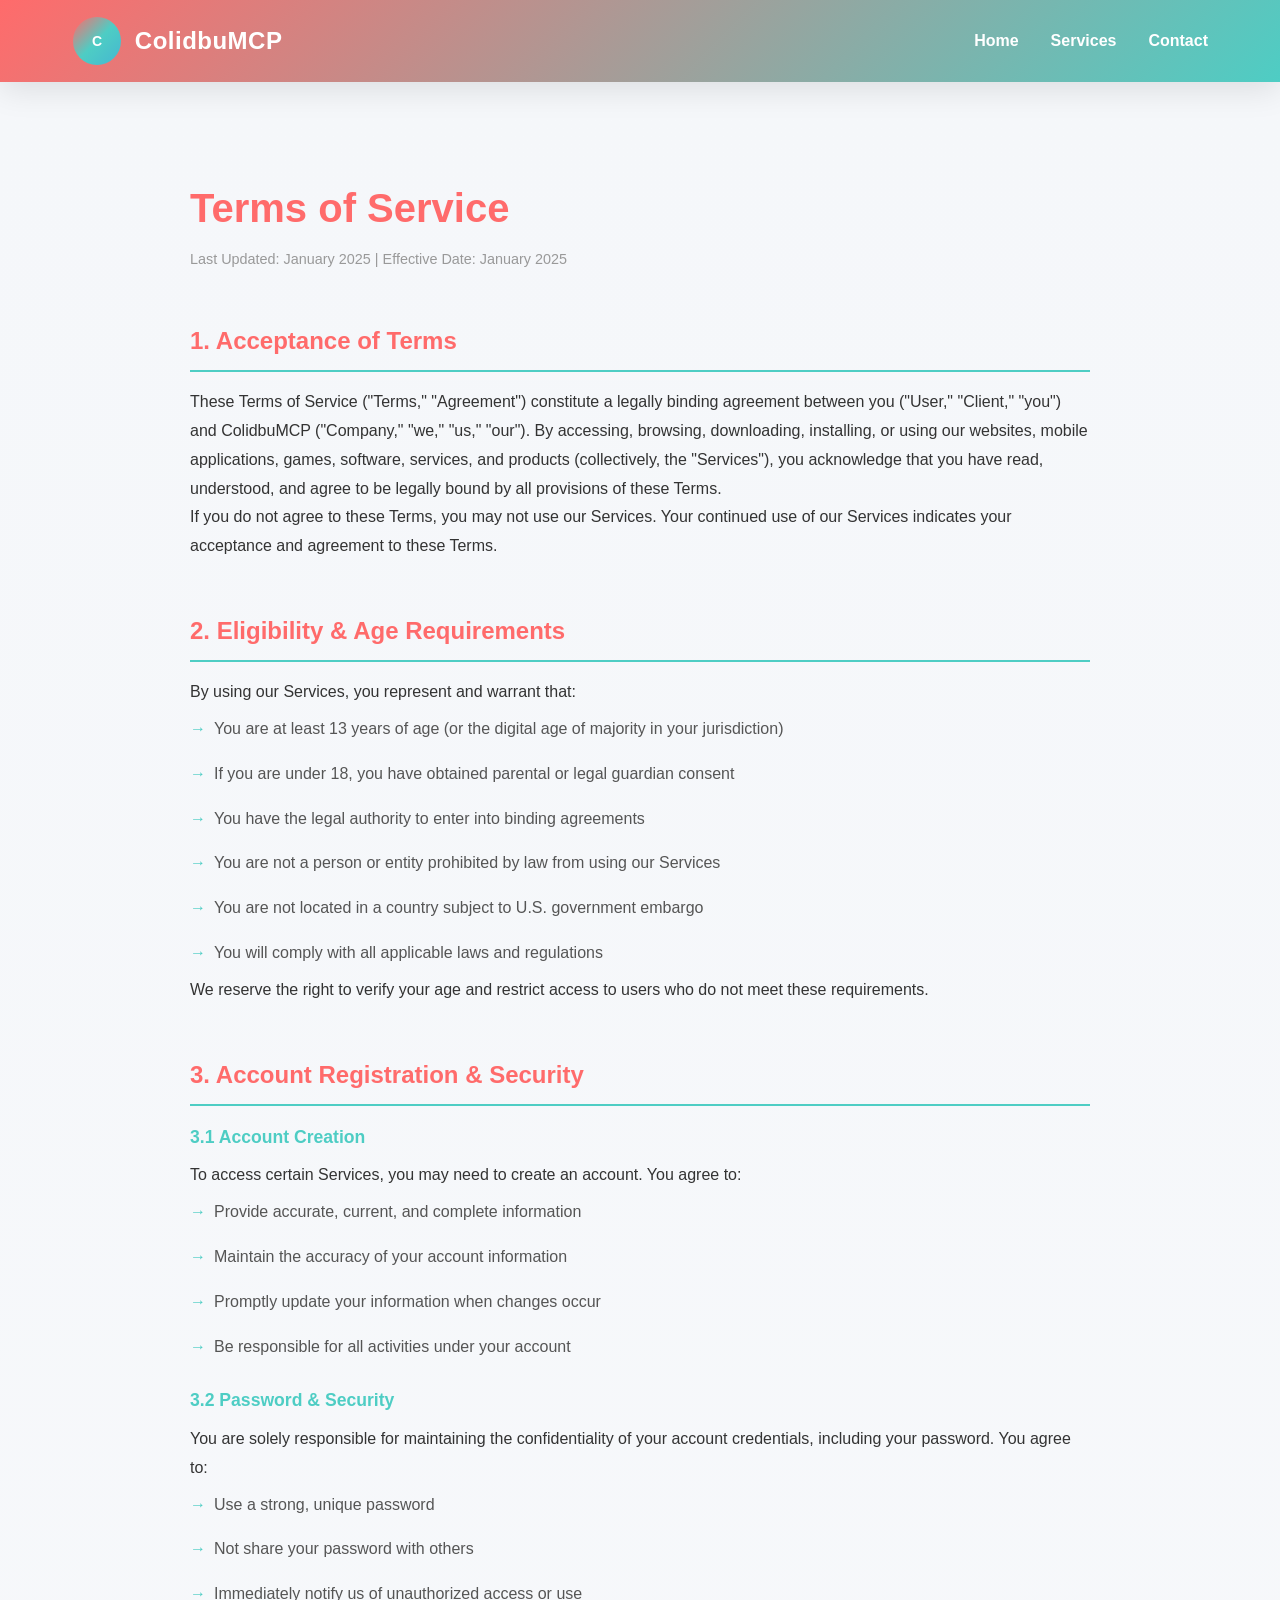
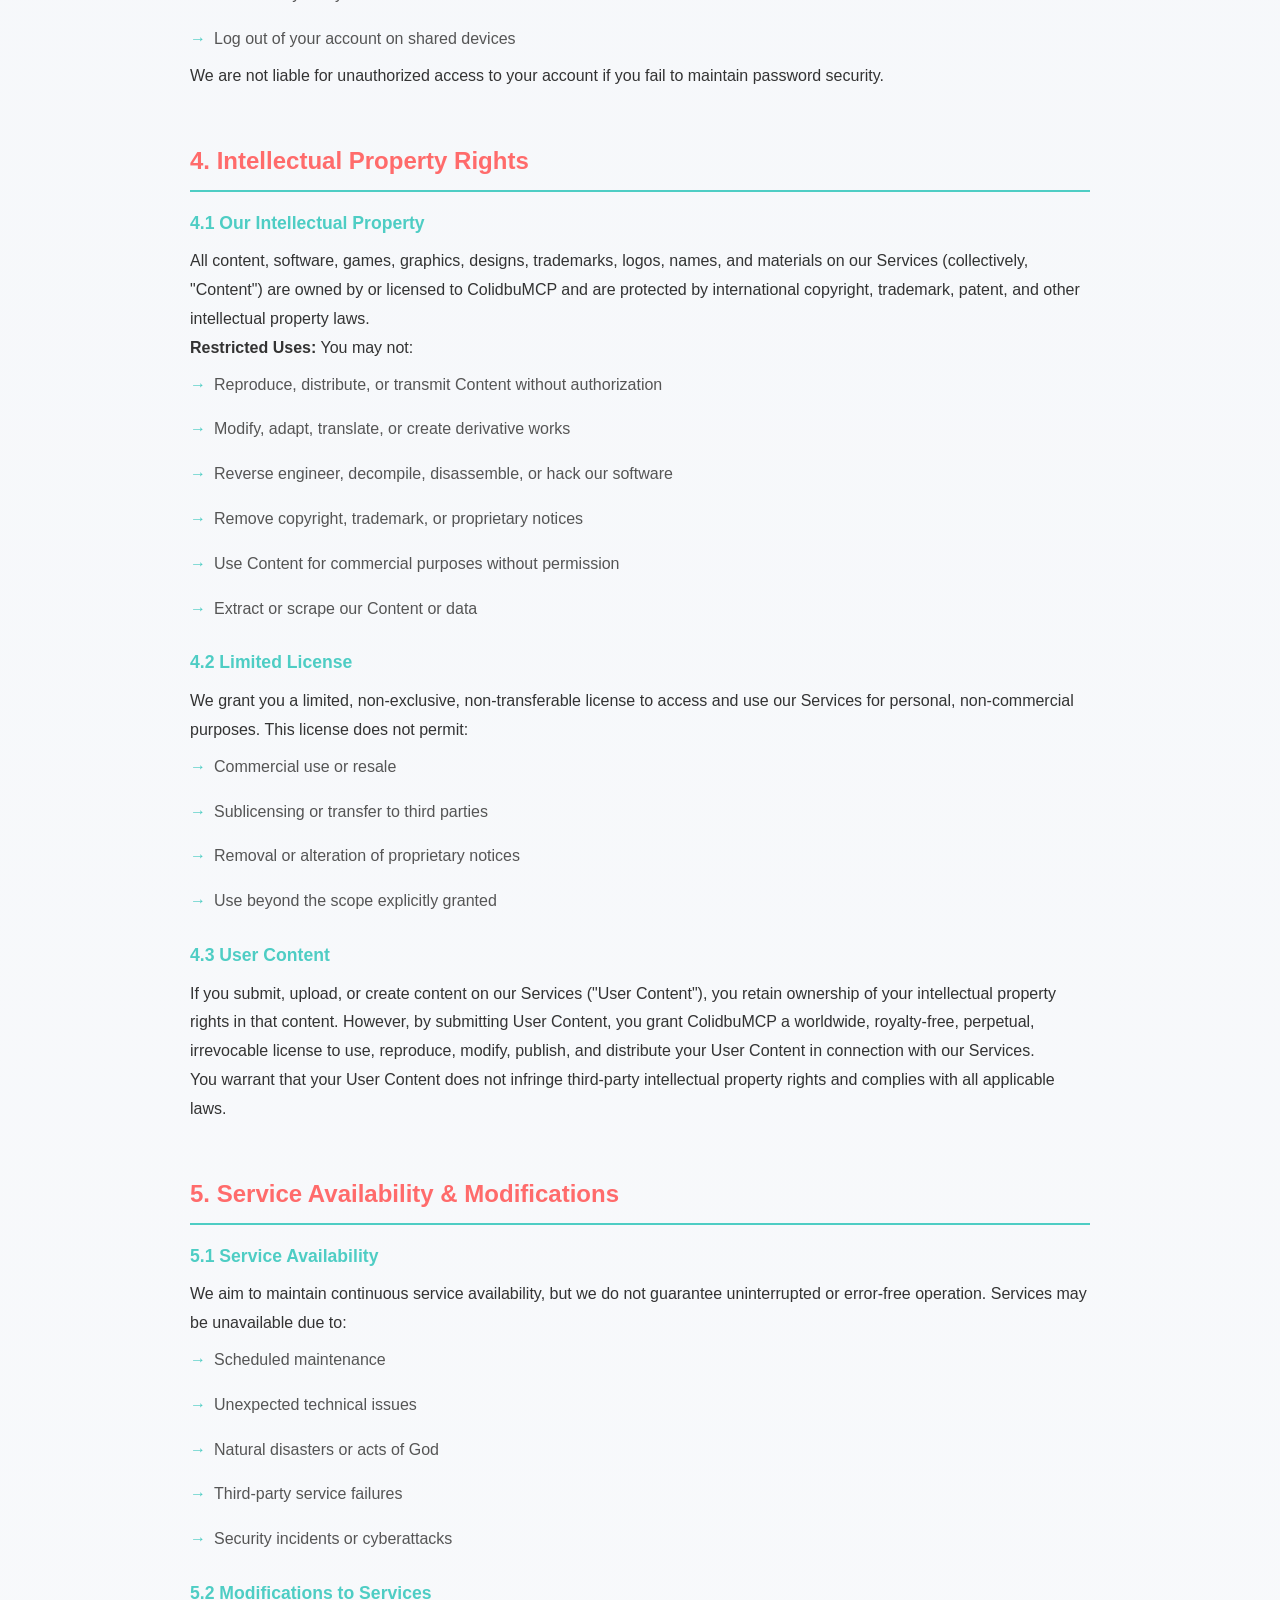
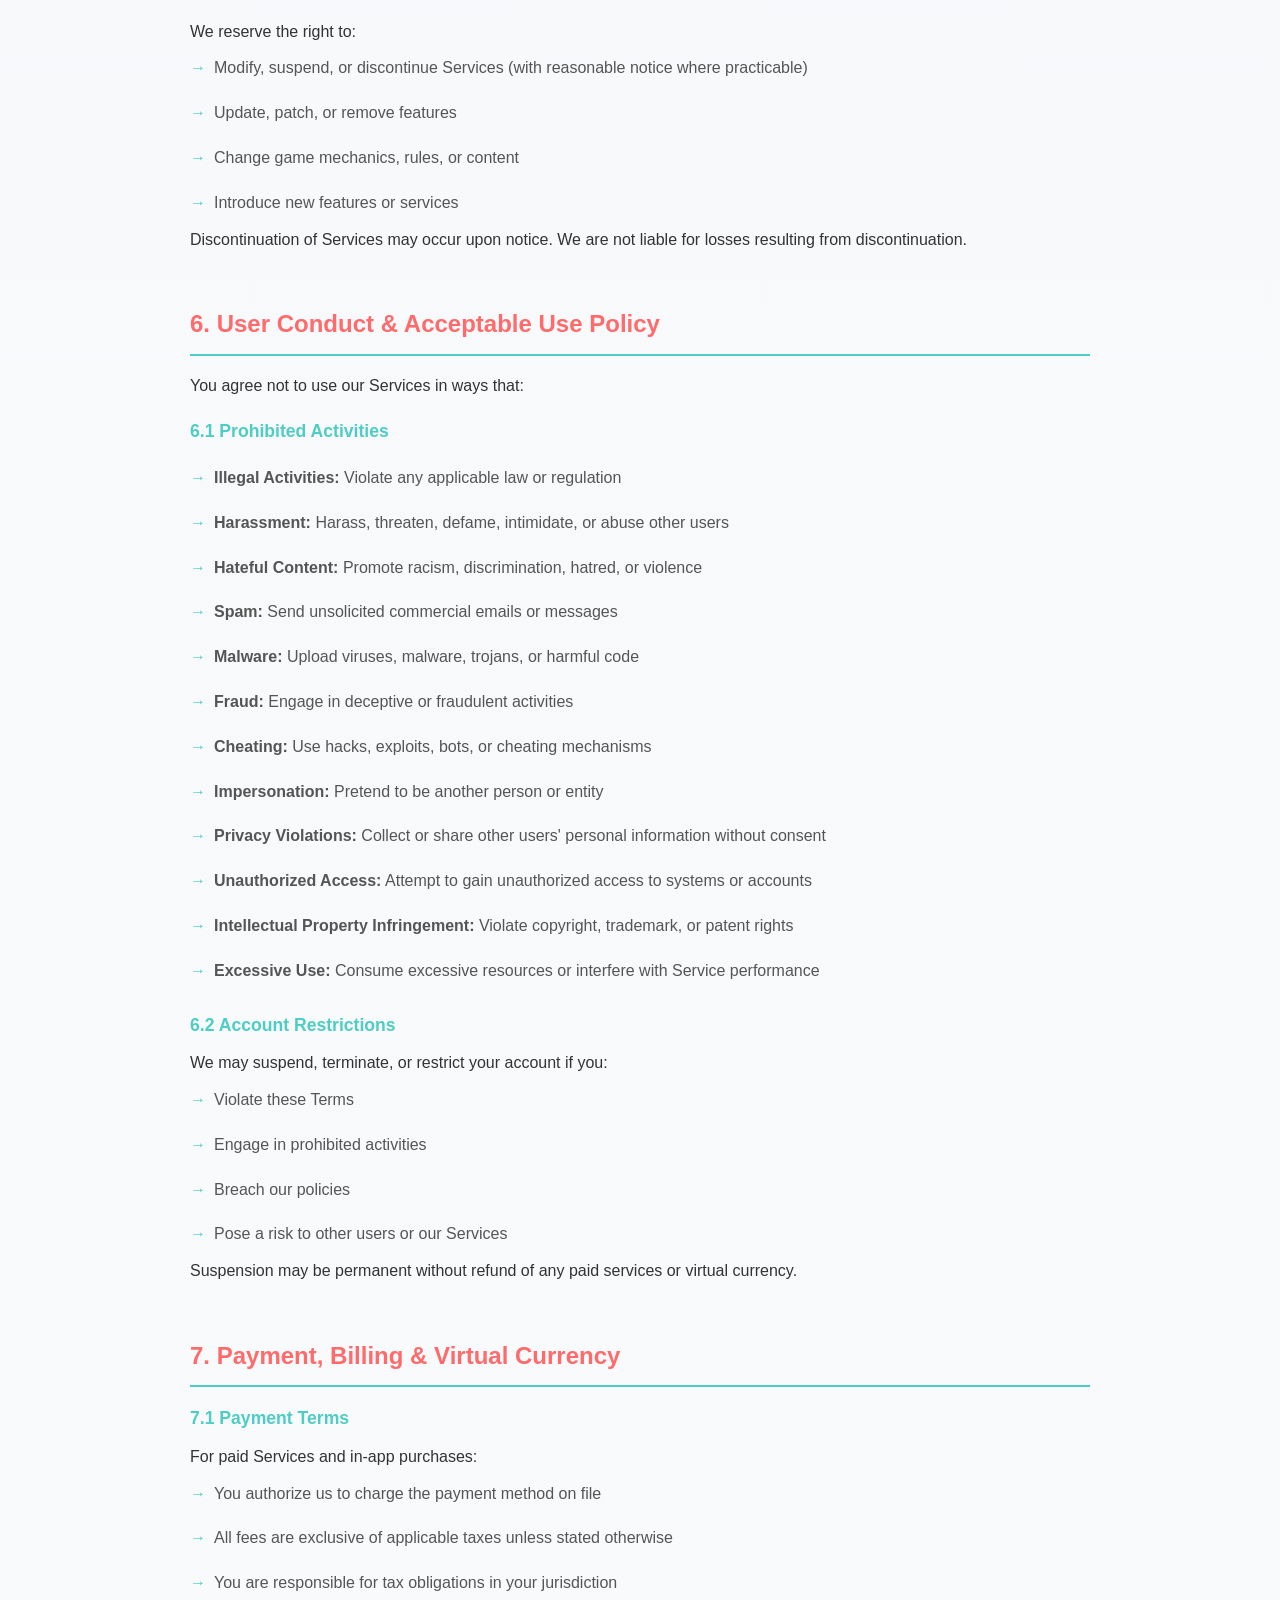
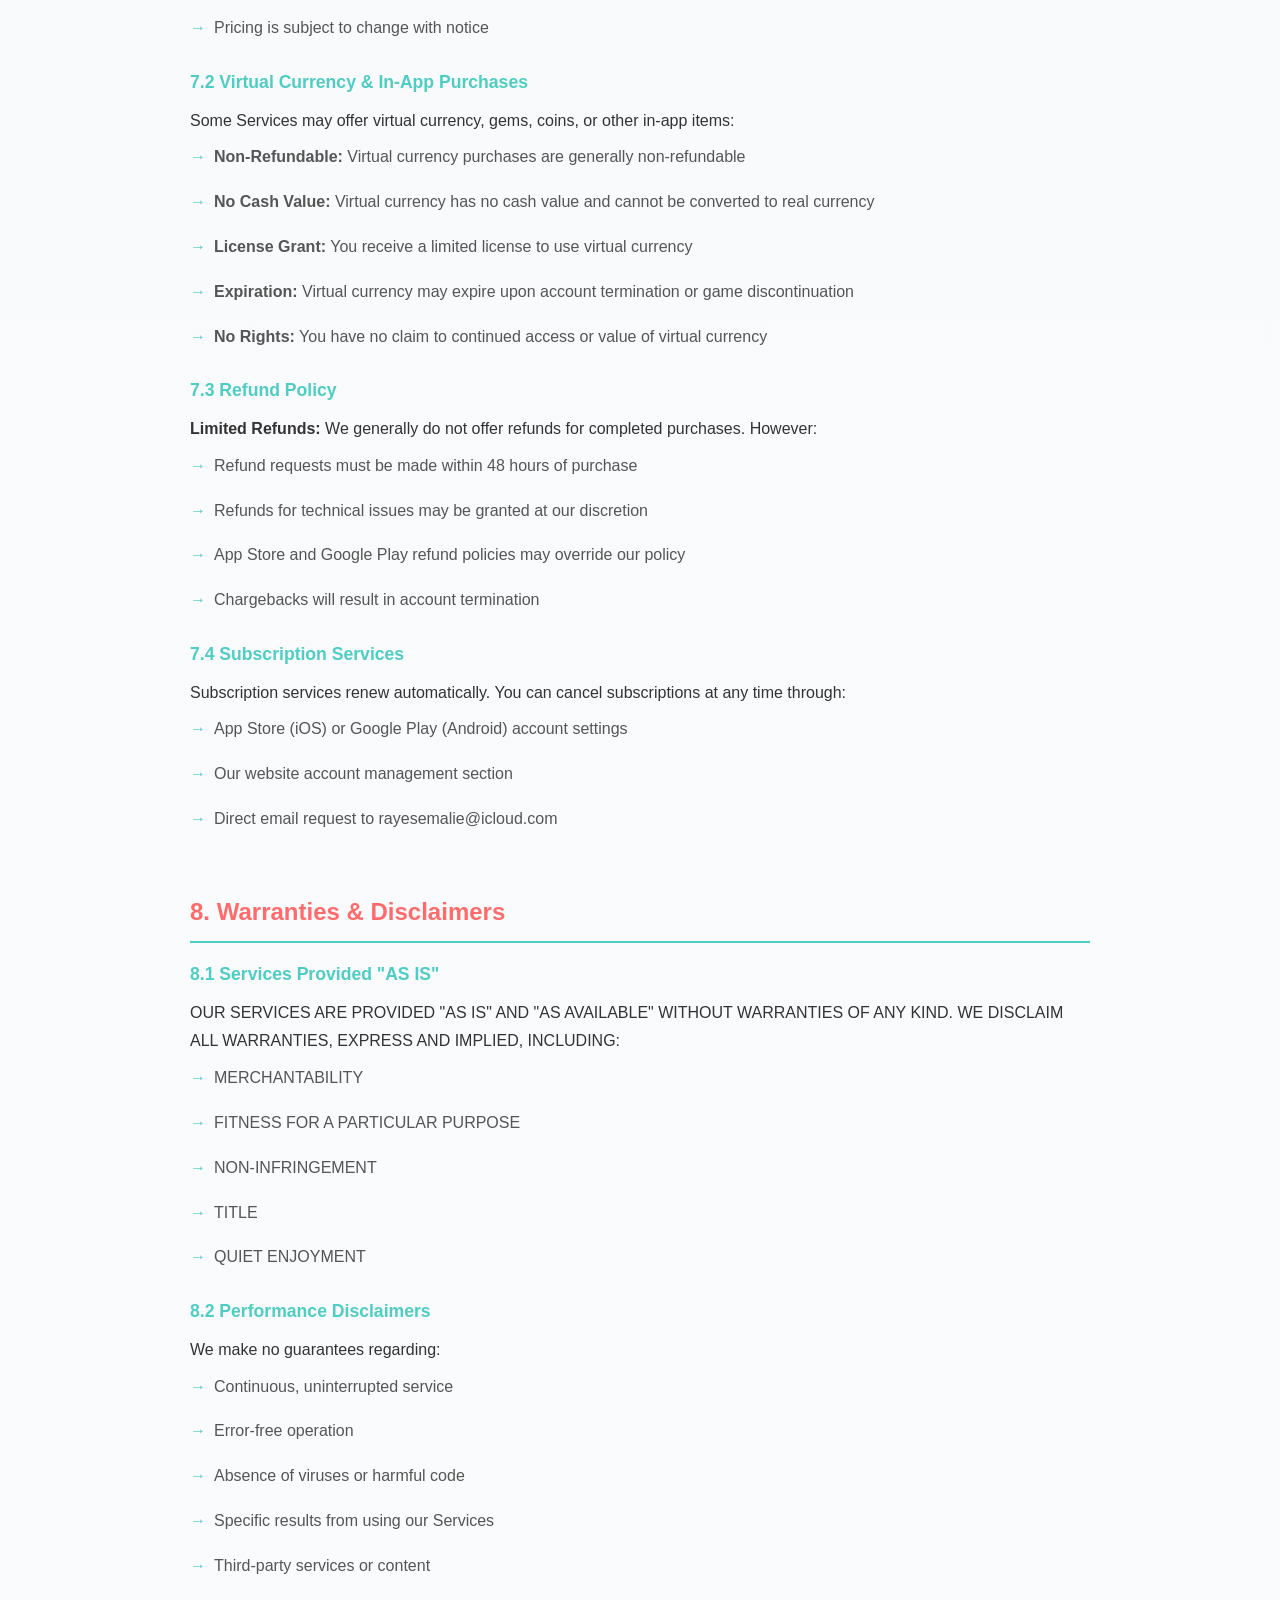
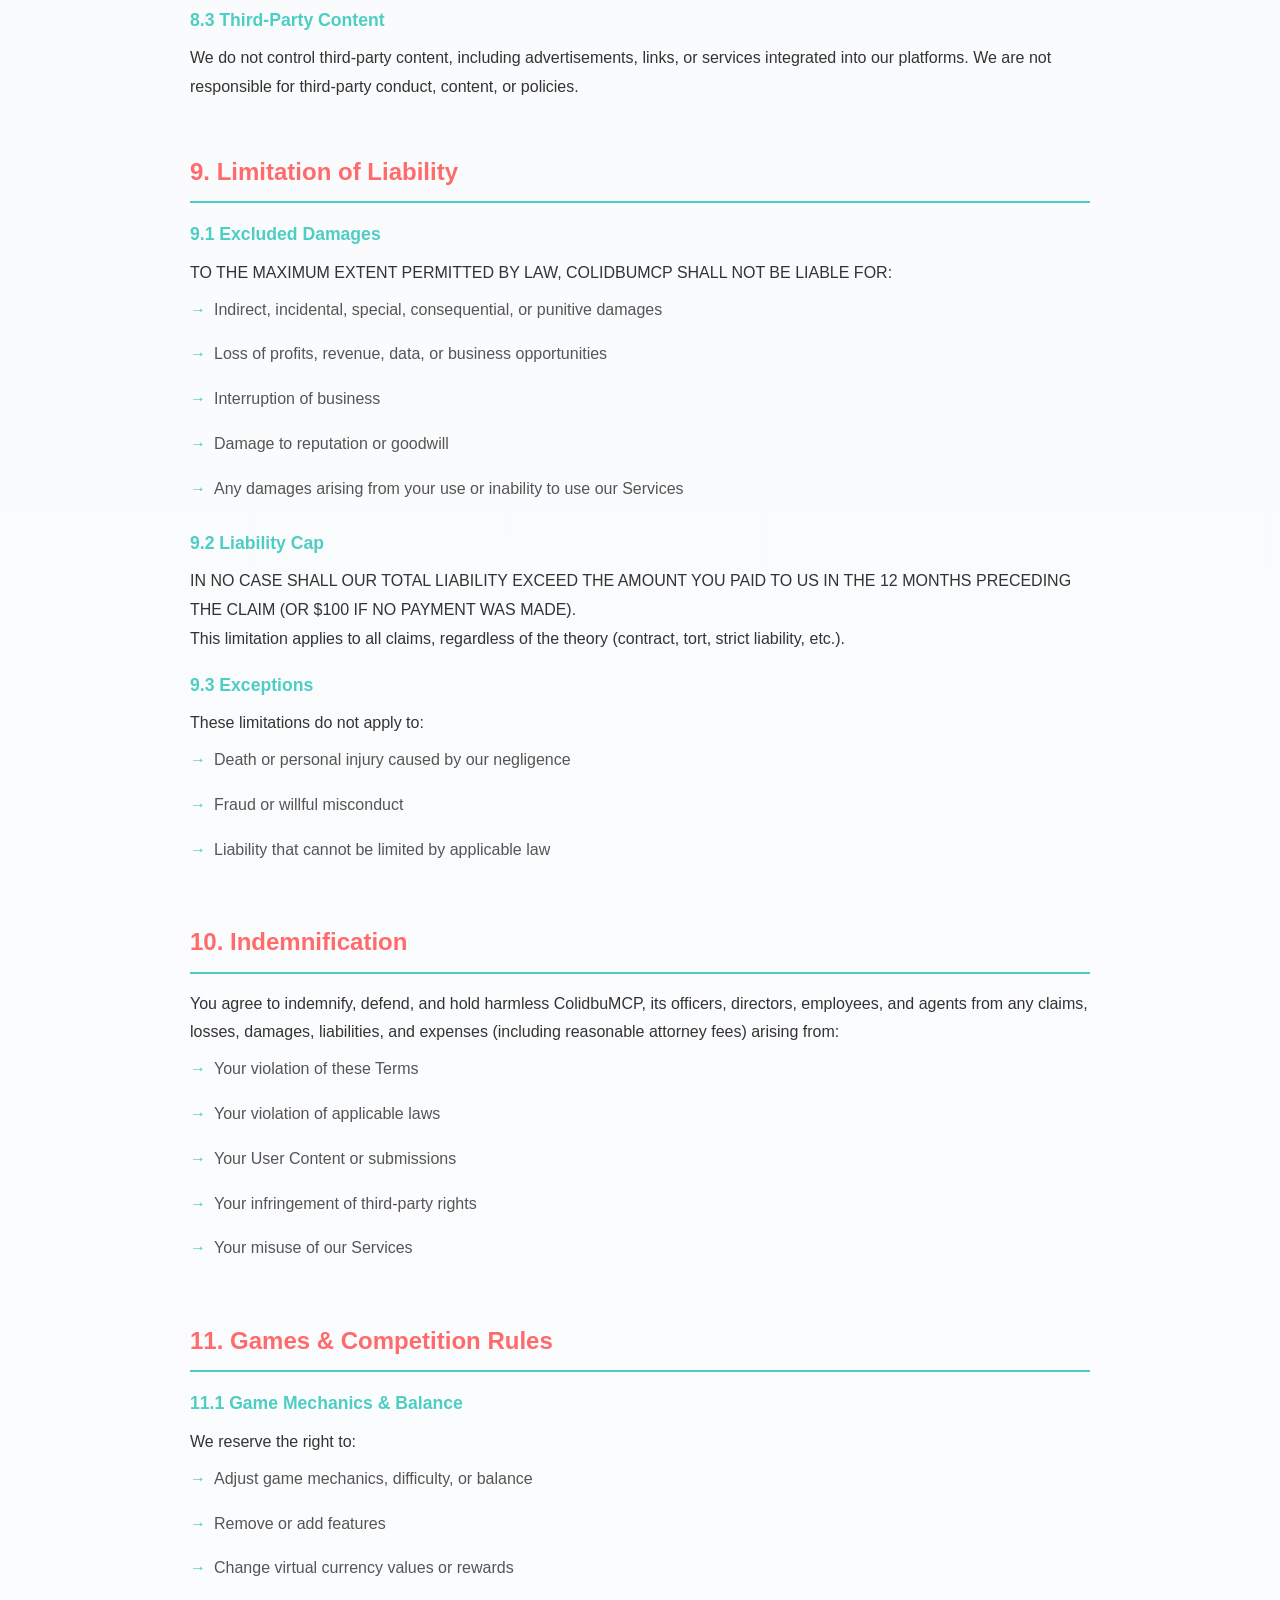
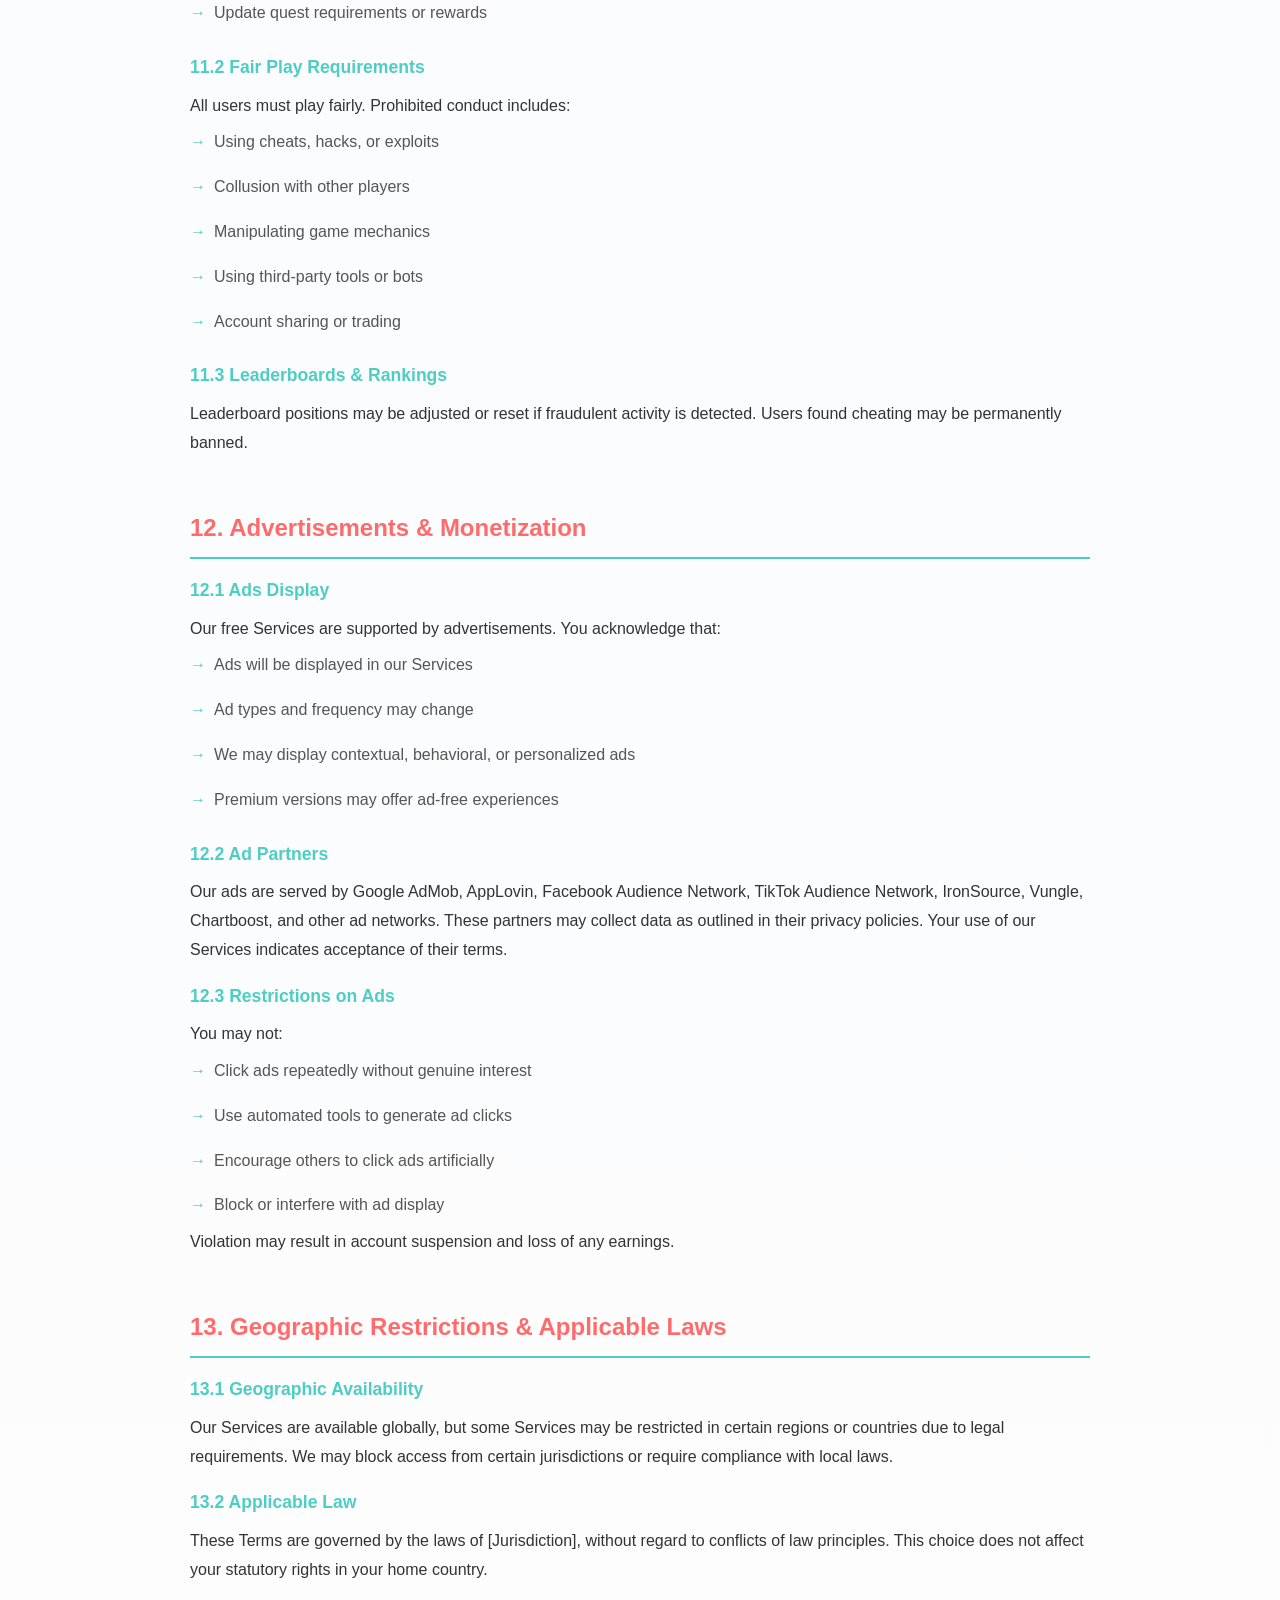
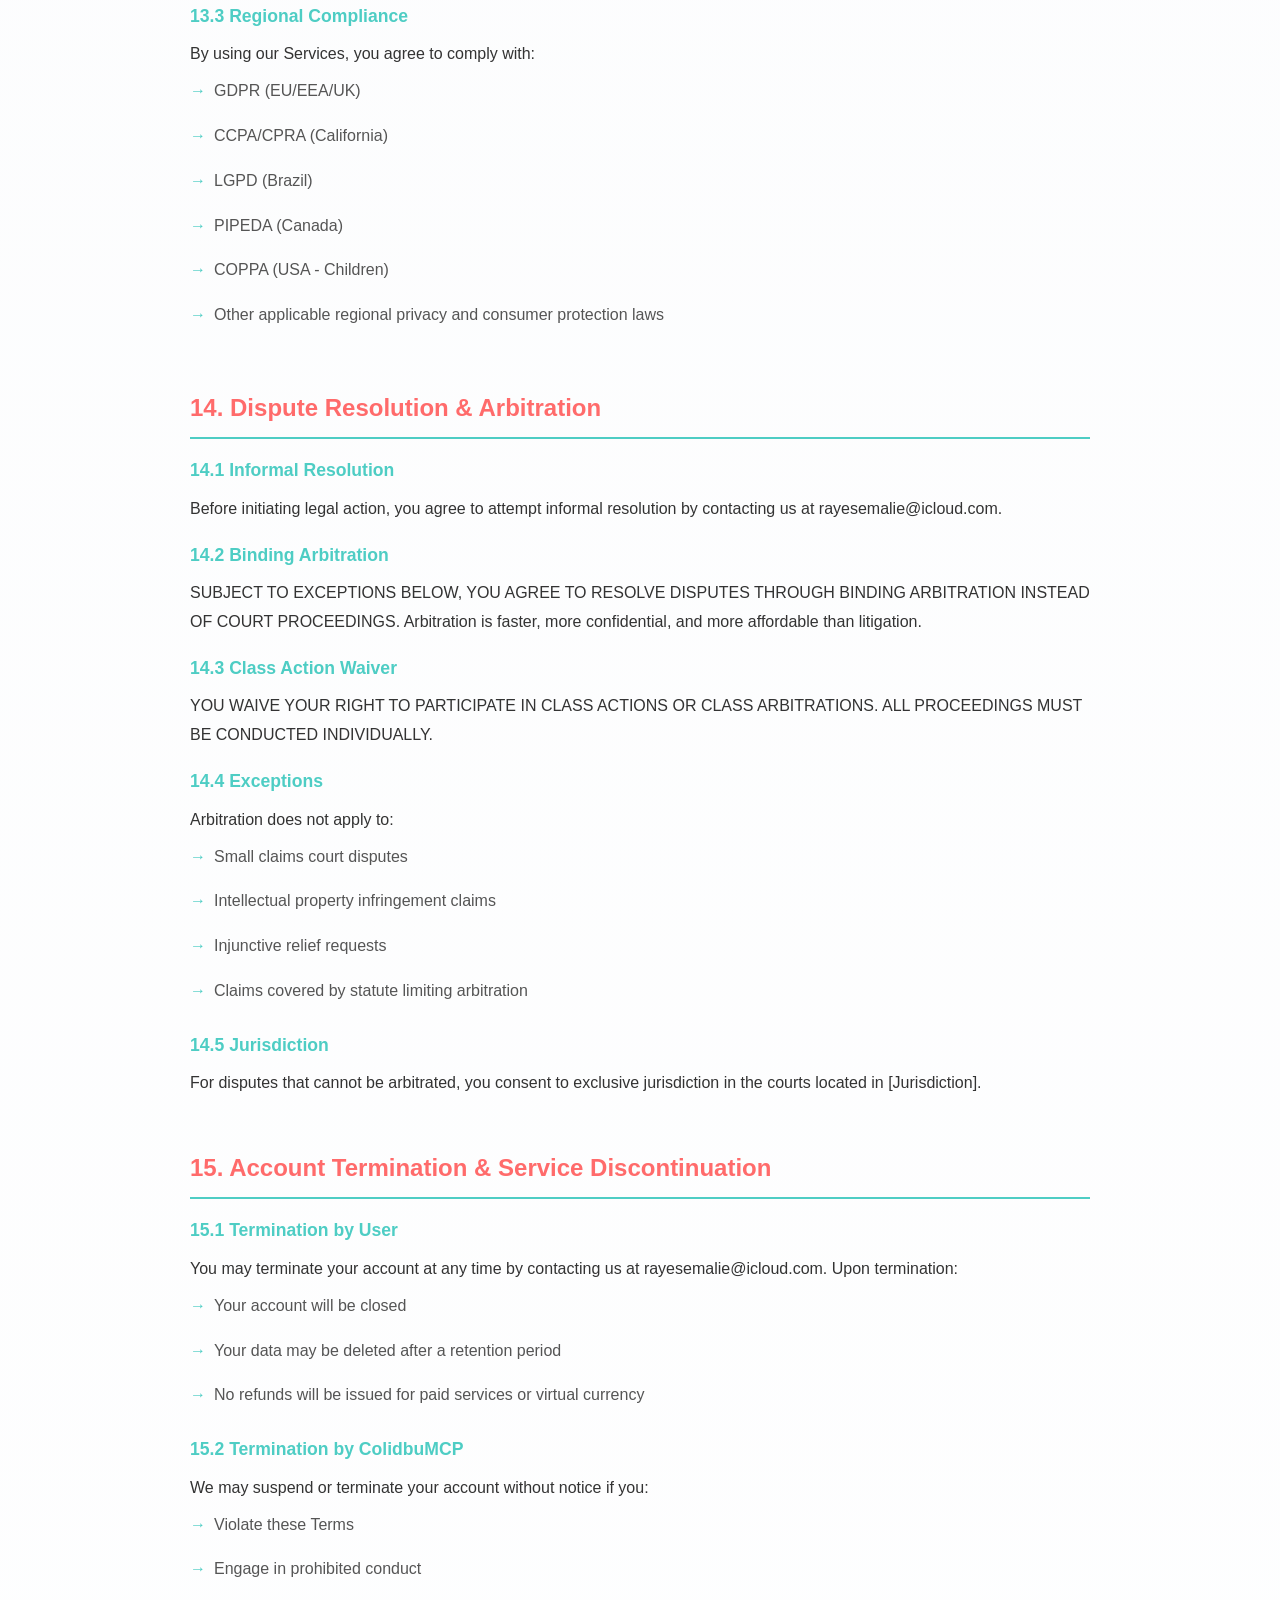
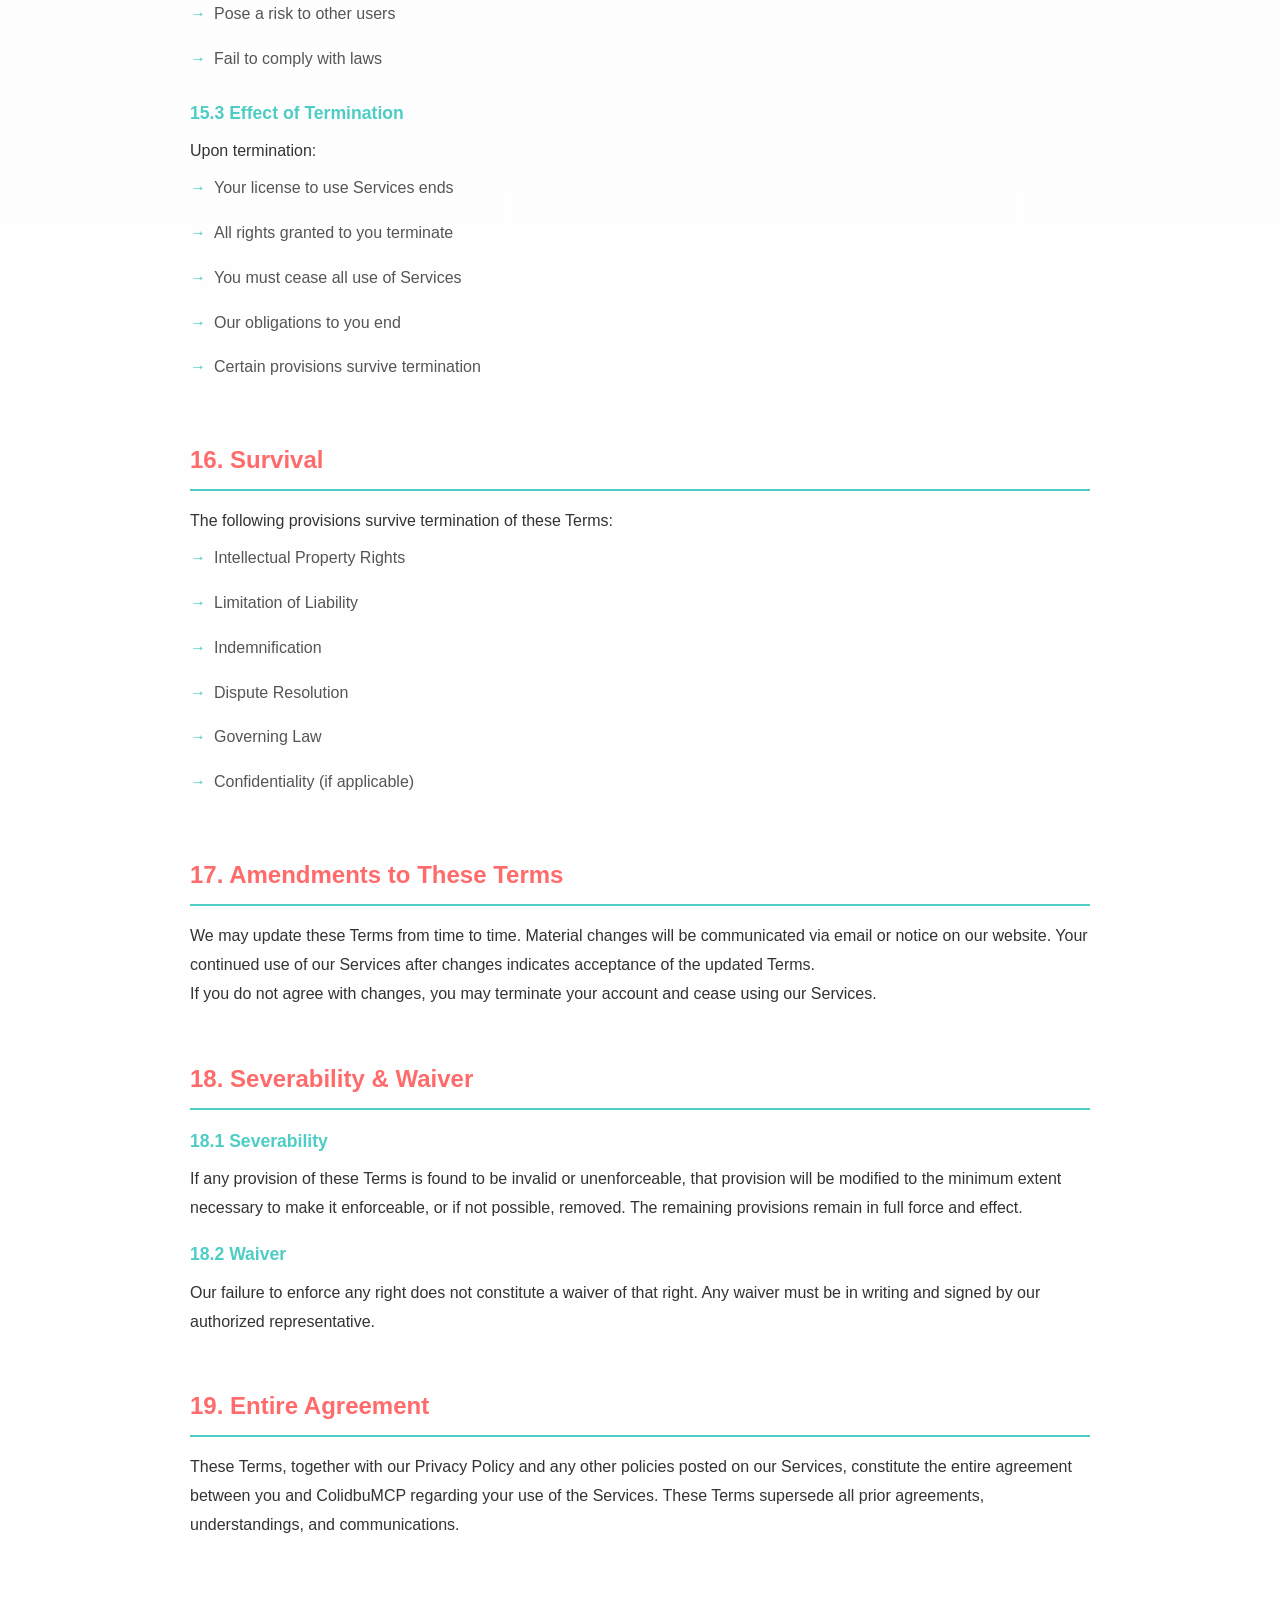
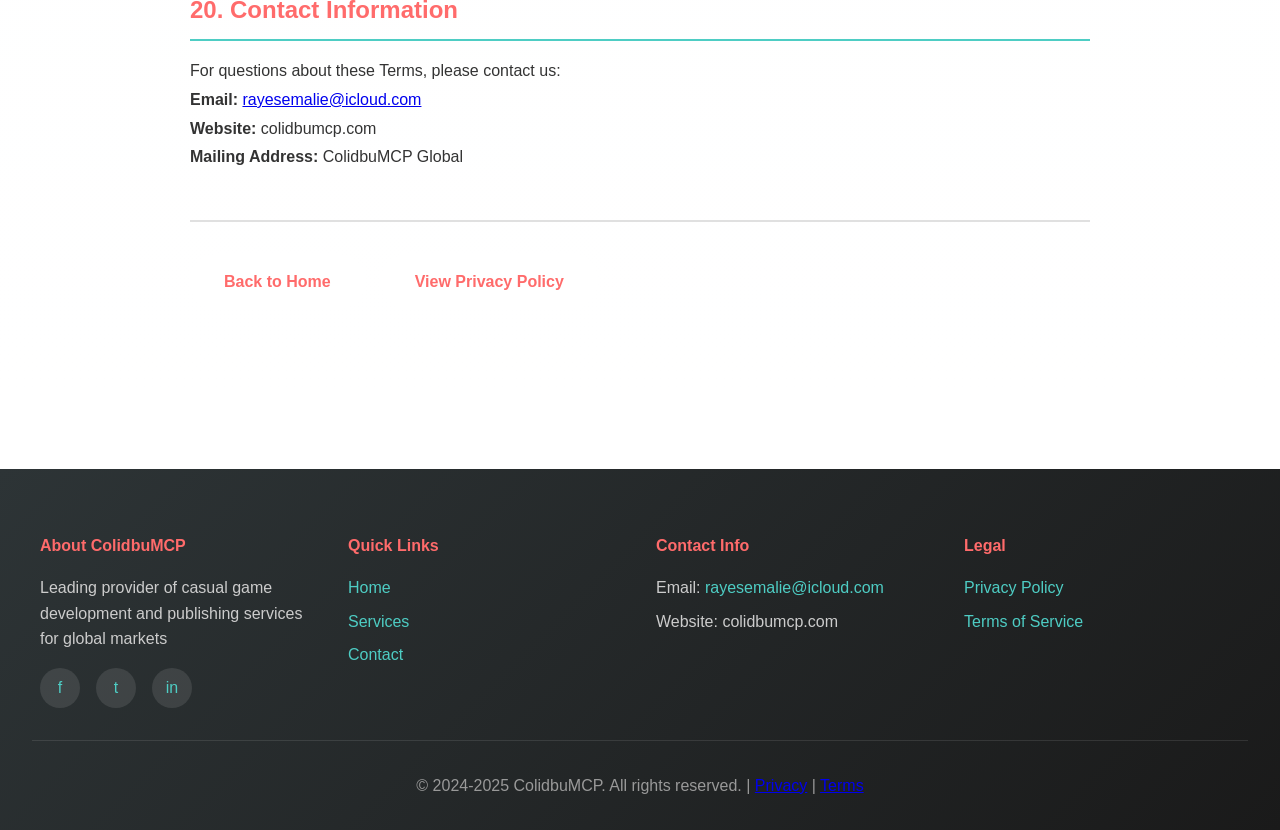
<file: terms-of-service.html>
<!DOCTYPE html>
<html lang="en">
<head>
    <meta charset="UTF-8">
    <meta name="viewport" content="width=device-width, initial-scale=1.0">
    <meta name="description" content="ColidbuMCP Terms of Service - Legal terms and conditions governing the use of our services">
    <meta name="keywords" content="terms of service, terms and conditions, legal agreement, service agreement">
    <meta name="author" content="ColidbuMCP">
    <meta property="og:title" content="Terms of Service - ColidbuMCP">
    <meta property="og:type" content="website">
    <meta property="og:url" content="https://colidbumcp.com/terms-of-service.html">
    <meta name="robots" content="index, follow, max-snippet:-1, max-image-preview:large, max-video-preview:-1">
    <link rel="canonical" href="https://colidbumcp.com/terms-of-service.html">
    <title>Terms of Service - ColidbuMCP</title>
    <link rel="stylesheet" href="css/styles.css">
</head>
<body>
    <!-- 导航栏 Navigation Bar -->
    <nav class="navbar">
        <div class="nav-container">
            <div class="logo-section">
                <svg class="logo" viewBox="0 0 100 100" xmlns="http://www.w3.org/2000/svg">
                    <defs>
                        <linearGradient id="gradientLogo" x1="0%" y1="0%" x2="100%" y2="100%">
                            <stop offset="0%" style="stop-color:#FF6B6B;stop-opacity:1" />
                            <stop offset="50%" style="stop-color:#4ECDC4;stop-opacity:1" />
                            <stop offset="100%" style="stop-color:#45B7D1;stop-opacity:1" />
                        </linearGradient>
                    </defs>
                    <circle cx="50" cy="50" r="48" fill="url(#gradientLogo)"/>
                    <text x="50" y="60" font-size="28" font-weight="bold" text-anchor="middle" fill="white" font-family="Arial">C</text>
                </svg>
                <span class="brand-name">ColidbuMCP</span>
            </div>
            <ul class="nav-menu">
                <li><a href="index.html">Home</a></li>
                <li><a href="services.html">Services</a></li>
                <li><a href="contact.html">Contact</a></li>
            </ul>
            <div class="hamburger">
                <span></span>
                <span></span>
                <span></span>
            </div>
        </div>
    </nav>

    <!-- 政策内容 Policy Content -->
    <section class="policy-section">
        <div class="policy-container">
            <h1>Terms of Service</h1>
            <p class="last-updated">Last Updated: January 2025 | Effective Date: January 2025</p>

            <div class="policy-content">
                <!-- 1. Acceptance of Terms -->
                <section class="policy-subsection">
                    <h2>1. Acceptance of Terms</h2>
                    <p>
                        These Terms of Service ("Terms," "Agreement") constitute a legally binding agreement between you ("User," "Client," "you") and ColidbuMCP ("Company," "we," "us," "our"). By accessing, browsing, downloading, installing, or using our websites, mobile applications, games, software, services, and products (collectively, the "Services"), you acknowledge that you have read, understood, and agree to be legally bound by all provisions of these Terms.
                    </p>
                    <p>
                        If you do not agree to these Terms, you may not use our Services. Your continued use of our Services indicates your acceptance and agreement to these Terms.
                    </p>
                </section>

                <!-- 2. Eligibility & Age Requirements -->
                <section class="policy-subsection">
                    <h2>2. Eligibility & Age Requirements</h2>
                    <p>
                        By using our Services, you represent and warrant that:
                    </p>
                    <ul class="policy-list">
                        <li>You are at least 13 years of age (or the digital age of majority in your jurisdiction)</li>
                        <li>If you are under 18, you have obtained parental or legal guardian consent</li>
                        <li>You have the legal authority to enter into binding agreements</li>
                        <li>You are not a person or entity prohibited by law from using our Services</li>
                        <li>You are not located in a country subject to U.S. government embargo</li>
                        <li>You will comply with all applicable laws and regulations</li>
                    </ul>
                    <p>
                        We reserve the right to verify your age and restrict access to users who do not meet these requirements.
                    </p>
                </section>

                <!-- 3. Account Registration & Security -->
                <section class="policy-subsection">
                    <h2>3. Account Registration & Security</h2>
                    
                    <h3>3.1 Account Creation</h3>
                    <p>
                        To access certain Services, you may need to create an account. You agree to:
                    </p>
                    <ul class="policy-list">
                        <li>Provide accurate, current, and complete information</li>
                        <li>Maintain the accuracy of your account information</li>
                        <li>Promptly update your information when changes occur</li>
                        <li>Be responsible for all activities under your account</li>
                    </ul>

                    <h3>3.2 Password & Security</h3>
                    <p>
                        You are solely responsible for maintaining the confidentiality of your account credentials, including your password. You agree to:
                    </p>
                    <ul class="policy-list">
                        <li>Use a strong, unique password</li>
                        <li>Not share your password with others</li>
                        <li>Immediately notify us of unauthorized access or use</li>
                        <li>Log out of your account on shared devices</li>
                    </ul>
                    <p>
                        We are not liable for unauthorized access to your account if you fail to maintain password security.
                    </p>
                </section>

                <!-- 4. Intellectual Property Rights -->
                <section class="policy-subsection">
                    <h2>4. Intellectual Property Rights</h2>
                    
                    <h3>4.1 Our Intellectual Property</h3>
                    <p>
                        All content, software, games, graphics, designs, trademarks, logos, names, and materials on our Services (collectively, "Content") are owned by or licensed to ColidbuMCP and are protected by international copyright, trademark, patent, and other intellectual property laws.
                    </p>
                    <p>
                        <strong>Restricted Uses:</strong> You may not:
                    </p>
                    <ul class="policy-list">
                        <li>Reproduce, distribute, or transmit Content without authorization</li>
                        <li>Modify, adapt, translate, or create derivative works</li>
                        <li>Reverse engineer, decompile, disassemble, or hack our software</li>
                        <li>Remove copyright, trademark, or proprietary notices</li>
                        <li>Use Content for commercial purposes without permission</li>
                        <li>Extract or scrape our Content or data</li>
                    </ul>

                    <h3>4.2 Limited License</h3>
                    <p>
                        We grant you a limited, non-exclusive, non-transferable license to access and use our Services for personal, non-commercial purposes. This license does not permit:
                    </p>
                    <ul class="policy-list">
                        <li>Commercial use or resale</li>
                        <li>Sublicensing or transfer to third parties</li>
                        <li>Removal or alteration of proprietary notices</li>
                        <li>Use beyond the scope explicitly granted</li>
                    </ul>

                    <h3>4.3 User Content</h3>
                    <p>
                        If you submit, upload, or create content on our Services ("User Content"), you retain ownership of your intellectual property rights in that content. However, by submitting User Content, you grant ColidbuMCP a worldwide, royalty-free, perpetual, irrevocable license to use, reproduce, modify, publish, and distribute your User Content in connection with our Services.
                    </p>
                    <p>
                        You warrant that your User Content does not infringe third-party intellectual property rights and complies with all applicable laws.
                    </p>
                </section>

                <!-- 5. Service Availability & Modifications -->
                <section class="policy-subsection">
                    <h2>5. Service Availability & Modifications</h2>
                    
                    <h3>5.1 Service Availability</h3>
                    <p>
                        We aim to maintain continuous service availability, but we do not guarantee uninterrupted or error-free operation. Services may be unavailable due to:
                    </p>
                    <ul class="policy-list">
                        <li>Scheduled maintenance</li>
                        <li>Unexpected technical issues</li>
                        <li>Natural disasters or acts of God</li>
                        <li>Third-party service failures</li>
                        <li>Security incidents or cyberattacks</li>
                    </ul>

                    <h3>5.2 Modifications to Services</h3>
                    <p>
                        We reserve the right to:
                    </p>
                    <ul class="policy-list">
                        <li>Modify, suspend, or discontinue Services (with reasonable notice where practicable)</li>
                        <li>Update, patch, or remove features</li>
                        <li>Change game mechanics, rules, or content</li>
                        <li>Introduce new features or services</li>
                    </ul>
                    <p>
                        Discontinuation of Services may occur upon notice. We are not liable for losses resulting from discontinuation.
                    </p>
                </section>

                <!-- 6. User Conduct & Acceptable Use -->
                <section class="policy-subsection">
                    <h2>6. User Conduct & Acceptable Use Policy</h2>
                    <p>
                        You agree not to use our Services in ways that:
                    </p>
                    
                    <h3>6.1 Prohibited Activities</h3>
                    <ul class="policy-list">
                        <li><strong>Illegal Activities:</strong> Violate any applicable law or regulation</li>
                        <li><strong>Harassment:</strong> Harass, threaten, defame, intimidate, or abuse other users</li>
                        <li><strong>Hateful Content:</strong> Promote racism, discrimination, hatred, or violence</li>
                        <li><strong>Spam:</strong> Send unsolicited commercial emails or messages</li>
                        <li><strong>Malware:</strong> Upload viruses, malware, trojans, or harmful code</li>
                        <li><strong>Fraud:</strong> Engage in deceptive or fraudulent activities</li>
                        <li><strong>Cheating:</strong> Use hacks, exploits, bots, or cheating mechanisms</li>
                        <li><strong>Impersonation:</strong> Pretend to be another person or entity</li>
                        <li><strong>Privacy Violations:</strong> Collect or share other users' personal information without consent</li>
                        <li><strong>Unauthorized Access:</strong> Attempt to gain unauthorized access to systems or accounts</li>
                        <li><strong>Intellectual Property Infringement:</strong> Violate copyright, trademark, or patent rights</li>
                        <li><strong>Excessive Use:</strong> Consume excessive resources or interfere with Service performance</li>
                    </ul>

                    <h3>6.2 Account Restrictions</h3>
                    <p>
                        We may suspend, terminate, or restrict your account if you:
                    </p>
                    <ul class="policy-list">
                        <li>Violate these Terms</li>
                        <li>Engage in prohibited activities</li>
                        <li>Breach our policies</li>
                        <li>Pose a risk to other users or our Services</li>
                    </ul>
                    <p>
                        Suspension may be permanent without refund of any paid services or virtual currency.
                    </p>
                </section>

                <!-- 7. Payment & Billing -->
                <section class="policy-subsection">
                    <h2>7. Payment, Billing & Virtual Currency</h2>
                    
                    <h3>7.1 Payment Terms</h3>
                    <p>
                        For paid Services and in-app purchases:
                    </p>
                    <ul class="policy-list">
                        <li>You authorize us to charge the payment method on file</li>
                        <li>All fees are exclusive of applicable taxes unless stated otherwise</li>
                        <li>You are responsible for tax obligations in your jurisdiction</li>
                        <li>Pricing is subject to change with notice</li>
                    </ul>

                    <h3>7.2 Virtual Currency & In-App Purchases</h3>
                    <p>
                        Some Services may offer virtual currency, gems, coins, or other in-app items:
                    </p>
                    <ul class="policy-list">
                        <li><strong>Non-Refundable:</strong> Virtual currency purchases are generally non-refundable</li>
                        <li><strong>No Cash Value:</strong> Virtual currency has no cash value and cannot be converted to real currency</li>
                        <li><strong>License Grant:</strong> You receive a limited license to use virtual currency</li>
                        <li><strong>Expiration:</strong> Virtual currency may expire upon account termination or game discontinuation</li>
                        <li><strong>No Rights:</strong> You have no claim to continued access or value of virtual currency</li>
                    </ul>

                    <h3>7.3 Refund Policy</h3>
                    <p>
                        <strong>Limited Refunds:</strong> We generally do not offer refunds for completed purchases. However:
                    </p>
                    <ul class="policy-list">
                        <li>Refund requests must be made within 48 hours of purchase</li>
                        <li>Refunds for technical issues may be granted at our discretion</li>
                        <li>App Store and Google Play refund policies may override our policy</li>
                        <li>Chargebacks will result in account termination</li>
                    </ul>

                    <h3>7.4 Subscription Services</h3>
                    <p>
                        Subscription services renew automatically. You can cancel subscriptions at any time through:
                    </p>
                    <ul class="policy-list">
                        <li>App Store (iOS) or Google Play (Android) account settings</li>
                        <li>Our website account management section</li>
                        <li>Direct email request to rayesemalie@icloud.com</li>
                    </ul>
                </section>

                <!-- 8. Warranties & Disclaimers -->
                <section class="policy-subsection">
                    <h2>8. Warranties & Disclaimers</h2>
                    
                    <h3>8.1 Services Provided "AS IS"</h3>
                    <p>
                        OUR SERVICES ARE PROVIDED "AS IS" AND "AS AVAILABLE" WITHOUT WARRANTIES OF ANY KIND. WE DISCLAIM ALL WARRANTIES, EXPRESS AND IMPLIED, INCLUDING:
                    </p>
                    <ul class="policy-list">
                        <li>MERCHANTABILITY</li>
                        <li>FITNESS FOR A PARTICULAR PURPOSE</li>
                        <li>NON-INFRINGEMENT</li>
                        <li>TITLE</li>
                        <li>QUIET ENJOYMENT</li>
                    </ul>

                    <h3>8.2 Performance Disclaimers</h3>
                    <p>
                        We make no guarantees regarding:
                    </p>
                    <ul class="policy-list">
                        <li>Continuous, uninterrupted service</li>
                        <li>Error-free operation</li>
                        <li>Absence of viruses or harmful code</li>
                        <li>Specific results from using our Services</li>
                        <li>Third-party services or content</li>
                    </ul>

                    <h3>8.3 Third-Party Content</h3>
                    <p>
                        We do not control third-party content, including advertisements, links, or services integrated into our platforms. We are not responsible for third-party conduct, content, or policies.
                    </p>
                </section>

                <!-- 9. Limitation of Liability -->
                <section class="policy-subsection">
                    <h2>9. Limitation of Liability</h2>
                    
                    <h3>9.1 Excluded Damages</h3>
                    <p>
                        TO THE MAXIMUM EXTENT PERMITTED BY LAW, COLIDBUMCP SHALL NOT BE LIABLE FOR:
                    </p>
                    <ul class="policy-list">
                        <li>Indirect, incidental, special, consequential, or punitive damages</li>
                        <li>Loss of profits, revenue, data, or business opportunities</li>
                        <li>Interruption of business</li>
                        <li>Damage to reputation or goodwill</li>
                        <li>Any damages arising from your use or inability to use our Services</li>
                    </ul>

                    <h3>9.2 Liability Cap</h3>
                    <p>
                        IN NO CASE SHALL OUR TOTAL LIABILITY EXCEED THE AMOUNT YOU PAID TO US IN THE 12 MONTHS PRECEDING THE CLAIM (OR $100 IF NO PAYMENT WAS MADE).
                    </p>
                    <p>
                        This limitation applies to all claims, regardless of the theory (contract, tort, strict liability, etc.).
                    </p>

                    <h3>9.3 Exceptions</h3>
                    <p>
                        These limitations do not apply to:
                    </p>
                    <ul class="policy-list">
                        <li>Death or personal injury caused by our negligence</li>
                        <li>Fraud or willful misconduct</li>
                        <li>Liability that cannot be limited by applicable law</li>
                    </ul>
                </section>

                <!-- 10. Indemnification -->
                <section class="policy-subsection">
                    <h2>10. Indemnification</h2>
                    <p>
                        You agree to indemnify, defend, and hold harmless ColidbuMCP, its officers, directors, employees, and agents from any claims, losses, damages, liabilities, and expenses (including reasonable attorney fees) arising from:
                    </p>
                    <ul class="policy-list">
                        <li>Your violation of these Terms</li>
                        <li>Your violation of applicable laws</li>
                        <li>Your User Content or submissions</li>
                        <li>Your infringement of third-party rights</li>
                        <li>Your misuse of our Services</li>
                    </ul>
                </section>

                <!-- 11. Games & Competition Rules -->
                <section class="policy-subsection">
                    <h2>11. Games & Competition Rules</h2>
                    
                    <h3>11.1 Game Mechanics & Balance</h3>
                    <p>
                        We reserve the right to:
                    </p>
                    <ul class="policy-list">
                        <li>Adjust game mechanics, difficulty, or balance</li>
                        <li>Remove or add features</li>
                        <li>Change virtual currency values or rewards</li>
                        <li>Update quest requirements or rewards</li>
                    </ul>

                    <h3>11.2 Fair Play Requirements</h3>
                    <p>
                        All users must play fairly. Prohibited conduct includes:
                    </p>
                    <ul class="policy-list">
                        <li>Using cheats, hacks, or exploits</li>
                        <li>Collusion with other players</li>
                        <li>Manipulating game mechanics</li>
                        <li>Using third-party tools or bots</li>
                        <li>Account sharing or trading</li>
                    </ul>

                    <h3>11.3 Leaderboards & Rankings</h3>
                    <p>
                        Leaderboard positions may be adjusted or reset if fraudulent activity is detected. Users found cheating may be permanently banned.
                    </p>
                </section>

                <!-- 12. Ads & Monetization -->
                <section class="policy-subsection">
                    <h2>12. Advertisements & Monetization</h2>
                    
                    <h3>12.1 Ads Display</h3>
                    <p>
                        Our free Services are supported by advertisements. You acknowledge that:
                    </p>
                    <ul class="policy-list">
                        <li>Ads will be displayed in our Services</li>
                        <li>Ad types and frequency may change</li>
                        <li>We may display contextual, behavioral, or personalized ads</li>
                        <li>Premium versions may offer ad-free experiences</li>
                    </ul>

                    <h3>12.2 Ad Partners</h3>
                    <p>
                        Our ads are served by Google AdMob, AppLovin, Facebook Audience Network, TikTok Audience Network, IronSource, Vungle, Chartboost, and other ad networks. These partners may collect data as outlined in their privacy policies. Your use of our Services indicates acceptance of their terms.
                    </p>

                    <h3>12.3 Restrictions on Ads</h3>
                    <p>
                        You may not:
                    </p>
                    <ul class="policy-list">
                        <li>Click ads repeatedly without genuine interest</li>
                        <li>Use automated tools to generate ad clicks</li>
                        <li>Encourage others to click ads artificially</li>
                        <li>Block or interfere with ad display</li>
                    </ul>
                    <p>
                        Violation may result in account suspension and loss of any earnings.
                    </p>
                </section>

                <!-- 13. Geographic Restrictions & Applicable Laws -->
                <section class="policy-subsection">
                    <h2>13. Geographic Restrictions & Applicable Laws</h2>
                    
                    <h3>13.1 Geographic Availability</h3>
                    <p>
                        Our Services are available globally, but some Services may be restricted in certain regions or countries due to legal requirements. We may block access from certain jurisdictions or require compliance with local laws.
                    </p>

                    <h3>13.2 Applicable Law</h3>
                    <p>
                        These Terms are governed by the laws of [Jurisdiction], without regard to conflicts of law principles. This choice does not affect your statutory rights in your home country.
                    </p>

                    <h3>13.3 Regional Compliance</h3>
                    <p>
                        By using our Services, you agree to comply with:
                    </p>
                    <ul class="policy-list">
                        <li>GDPR (EU/EEA/UK)</li>
                        <li>CCPA/CPRA (California)</li>
                        <li>LGPD (Brazil)</li>
                        <li>PIPEDA (Canada)</li>
                        <li>COPPA (USA - Children)</li>
                        <li>Other applicable regional privacy and consumer protection laws</li>
                    </ul>
                </section>

                <!-- 14. Dispute Resolution -->
                <section class="policy-subsection">
                    <h2>14. Dispute Resolution & Arbitration</h2>
                    
                    <h3>14.1 Informal Resolution</h3>
                    <p>
                        Before initiating legal action, you agree to attempt informal resolution by contacting us at rayesemalie@icloud.com.
                    </p>

                    <h3>14.2 Binding Arbitration</h3>
                    <p>
                        SUBJECT TO EXCEPTIONS BELOW, YOU AGREE TO RESOLVE DISPUTES THROUGH BINDING ARBITRATION INSTEAD OF COURT PROCEEDINGS. Arbitration is faster, more confidential, and more affordable than litigation.
                    </p>

                    <h3>14.3 Class Action Waiver</h3>
                    <p>
                        YOU WAIVE YOUR RIGHT TO PARTICIPATE IN CLASS ACTIONS OR CLASS ARBITRATIONS. ALL PROCEEDINGS MUST BE CONDUCTED INDIVIDUALLY.
                    </p>

                    <h3>14.4 Exceptions</h3>
                    <p>
                        Arbitration does not apply to:
                    </p>
                    <ul class="policy-list">
                        <li>Small claims court disputes</li>
                        <li>Intellectual property infringement claims</li>
                        <li>Injunctive relief requests</li>
                        <li>Claims covered by statute limiting arbitration</li>
                    </ul>

                    <h3>14.5 Jurisdiction</h3>
                    <p>
                        For disputes that cannot be arbitrated, you consent to exclusive jurisdiction in the courts located in [Jurisdiction].
                    </p>
                </section>

                <!-- 15. Termination -->
                <section class="policy-subsection">
                    <h2>15. Account Termination & Service Discontinuation</h2>
                    
                    <h3>15.1 Termination by User</h3>
                    <p>
                        You may terminate your account at any time by contacting us at rayesemalie@icloud.com. Upon termination:
                    </p>
                    <ul class="policy-list">
                        <li>Your account will be closed</li>
                        <li>Your data may be deleted after a retention period</li>
                        <li>No refunds will be issued for paid services or virtual currency</li>
                    </ul>

                    <h3>15.2 Termination by ColidbuMCP</h3>
                    <p>
                        We may suspend or terminate your account without notice if you:
                    </p>
                    <ul class="policy-list">
                        <li>Violate these Terms</li>
                        <li>Engage in prohibited conduct</li>
                        <li>Pose a risk to other users</li>
                        <li>Fail to comply with laws</li>
                    </ul>

                    <h3>15.3 Effect of Termination</h3>
                    <p>
                        Upon termination:
                    </p>
                    <ul class="policy-list">
                        <li>Your license to use Services ends</li>
                        <li>All rights granted to you terminate</li>
                        <li>You must cease all use of Services</li>
                        <li>Our obligations to you end</li>
                        <li>Certain provisions survive termination</li>
                    </ul>
                </section>

                <!-- 16. Survival -->
                <section class="policy-subsection">
                    <h2>16. Survival</h2>
                    <p>
                        The following provisions survive termination of these Terms:
                    </p>
                    <ul class="policy-list">
                        <li>Intellectual Property Rights</li>
                        <li>Limitation of Liability</li>
                        <li>Indemnification</li>
                        <li>Dispute Resolution</li>
                        <li>Governing Law</li>
                        <li>Confidentiality (if applicable)</li>
                    </ul>
                </section>

                <!-- 17. Amendments & Updates -->
                <section class="policy-subsection">
                    <h2>17. Amendments to These Terms</h2>
                    <p>
                        We may update these Terms from time to time. Material changes will be communicated via email or notice on our website. Your continued use of our Services after changes indicates acceptance of the updated Terms.
                    </p>
                    <p>
                        If you do not agree with changes, you may terminate your account and cease using our Services.
                    </p>
                </section>

                <!-- 18. Severability & Waiver -->
                <section class="policy-subsection">
                    <h2>18. Severability & Waiver</h2>
                    
                    <h3>18.1 Severability</h3>
                    <p>
                        If any provision of these Terms is found to be invalid or unenforceable, that provision will be modified to the minimum extent necessary to make it enforceable, or if not possible, removed. The remaining provisions remain in full force and effect.
                    </p>

                    <h3>18.2 Waiver</h3>
                    <p>
                        Our failure to enforce any right does not constitute a waiver of that right. Any waiver must be in writing and signed by our authorized representative.
                    </p>
                </section>

                <!-- 19. Entire Agreement -->
                <section class="policy-subsection">
                    <h2>19. Entire Agreement</h2>
                    <p>
                        These Terms, together with our Privacy Policy and any other policies posted on our Services, constitute the entire agreement between you and ColidbuMCP regarding your use of the Services. These Terms supersede all prior agreements, understandings, and communications.
                    </p>
                </section>

                <!-- 20. Contact Information -->
                <section class="policy-subsection">
                    <h2>20. Contact Information</h2>
                    <p>
                        For questions about these Terms, please contact us:
                    </p>
                    <div class="contact-details">
                        <p><strong>Email:</strong> <a href="mailto:rayesemalie@icloud.com">rayesemalie@icloud.com</a></p>
                        <p><strong>Website:</strong> colidbumcp.com</p>
                        <p><strong>Mailing Address:</strong> ColidbuMCP Global</p>
                    </div>
                </section>
            </div>

            <!-- Navigation -->
            <div class="policy-navigation">
                <a href="index.html" class="btn btn-secondary">Back to Home</a>
                <a href="privacy-policy.html" class="btn btn-secondary">View Privacy Policy</a>
            </div>
        </div>
    </section>

    <!-- 脚部 Footer -->
    <footer class="footer">
        <div class="footer-content">
            <div class="footer-section">
                <h4>About ColidbuMCP</h4>
                <p>Leading provider of casual game development and publishing services for global markets</p>
                <div class="social-links">
                    <a href="#" class="social-icon">f</a>
                    <a href="#" class="social-icon">t</a>
                    <a href="#" class="social-icon">in</a>
                </div>
            </div>
            <div class="footer-section">
                <h4>Quick Links</h4>
                <ul>
                    <li><a href="index.html">Home</a></li>
                    <li><a href="services.html">Services</a></li>
                    <li><a href="contact.html">Contact</a></li>
                </ul>
            </div>
            <div class="footer-section">
                <h4>Contact Info</h4>
                <p>Email: <a href="mailto:rayesemalie@icloud.com">rayesemalie@icloud.com</a></p>
                <p>Website: colidbumcp.com</p>
            </div>
            <div class="footer-section">
                <h4>Legal</h4>
                <ul>
                    <li><a href="privacy-policy.html">Privacy Policy</a></li>
                    <li><a href="terms-of-service.html">Terms of Service</a></li>
                </ul>
            </div>
        </div>
        <div class="footer-bottom">
            <p>&copy; 2024-2025 ColidbuMCP. All rights reserved. | <a href="privacy-policy.html">Privacy</a> | <a href="terms-of-service.html">Terms</a></p>
        </div>
    </footer>

    <script src="js/main.js"></script>
</body>
</html>
</file>
<file: css/styles.css>
/* ========================================
   ColidbuMCP 网站全局样式表
   Global Stylesheet with Poki-style Rich Animations
   ======================================== */

/* Root CSS 变量 Variables */
:root {
    --color-primary: #FF6B6B;
    --color-secondary: #4ECDC4;
    --color-tertiary: #45B7D1;
    --color-accent: #F8B500;
    --color-dark: #2D3436;
    --color-light: #F5F7FA;
    --color-white: #FFFFFF;
    --color-text: #333333;
    --color-border: #E0E0E0;
    
    --transition-smooth: all 0.3s cubic-bezier(0.25, 0.46, 0.45, 0.94);
    --transition-bounce: all 0.4s cubic-bezier(0.68, -0.55, 0.265, 1.55);
}

/* ========================================
   基础样式 Base Styles
   ======================================== */

* {
    margin: 0;
    padding: 0;
    box-sizing: border-box;
}

html {
    scroll-behavior: smooth;
}

body {
    font-family: 'Segoe UI', Tahoma, Geneva, Verdana, sans-serif;
    color: var(--color-text);
    background-color: var(--color-white);
    line-height: 1.6;
    overflow-x: hidden;
}

/* ========================================
   导航栏 Navigation Bar
   ======================================== */

.navbar {
    position: fixed;
    top: 0;
    width: 100%;
    background: linear-gradient(135deg, var(--color-primary) 0%, var(--color-secondary) 100%);
    box-shadow: 0 8px 32px rgba(0, 0, 0, 0.1);
    z-index: 1000;
    animation: slideDown 0.6s ease-out;
}

@keyframes slideDown {
    from {
        transform: translateY(-100%);
        opacity: 0;
    }
    to {
        transform: translateY(0);
        opacity: 1;
    }
}

.nav-container {
    max-width: 1200px;
    margin: 0 auto;
    padding: 1rem 2rem;
    display: flex;
    justify-content: space-between;
    align-items: center;
}

.logo-section {
    display: flex;
    align-items: center;
    gap: 0.8rem;
    text-decoration: none;
    cursor: pointer;
    animation: popIn 0.6s cubic-bezier(0.68, -0.55, 0.265, 1.55) 0.2s both;
}

@keyframes popIn {
    0% {
        transform: scale(0) rotate(-180deg);
        opacity: 0;
    }
    100% {
        transform: scale(1) rotate(0deg);
        opacity: 1;
    }
}

.logo {
    width: 50px;
    height: 50px;
    animation: spin 20s linear infinite;
}

@keyframes spin {
    0%, 100% { transform: rotate(0deg); }
    100% { transform: rotate(360deg); }
}

.brand-name {
    font-size: 1.5rem;
    font-weight: bold;
    color: var(--color-white);
    letter-spacing: 0.5px;
}

.nav-menu {
    display: flex;
    list-style: none;
    gap: 2rem;
}

.nav-menu a {
    color: var(--color-white);
    text-decoration: none;
    font-weight: 600;
    position: relative;
    transition: var(--transition-smooth);
}

.nav-menu a::after {
    content: '';
    position: absolute;
    bottom: -5px;
    left: 0;
    width: 0;
    height: 2px;
    background: var(--color-white);
    transition: width 0.3s ease;
}

.nav-menu a:hover::after,
.nav-menu a.active::after {
    width: 100%;
}

.hamburger {
    display: none;
    flex-direction: column;
    cursor: pointer;
}

.hamburger span {
    width: 25px;
    height: 3px;
    background: var(--color-white);
    margin: 5px 0;
    transition: var(--transition-smooth);
    border-radius: 2px;
}

/* ========================================
   Hero 部分 Hero Section
   ======================================== */

.hero {
    margin-top: 80px;
    padding: 6rem 2rem;
    background: linear-gradient(135deg, var(--color-primary) 0%, var(--color-secondary) 50%, var(--color-tertiary) 100%);
    color: var(--color-white);
    display: grid;
    grid-template-columns: 1fr 1fr;
    align-items: center;
    gap: 4rem;
    position: relative;
    overflow: hidden;
    min-height: calc(100vh - 80px);
}

.hero::before {
    content: '';
    position: absolute;
    top: -50%;
    right: -50%;
    width: 100%;
    height: 100%;
    background: radial-gradient(circle, rgba(255, 255, 255, 0.1) 1px, transparent 1px);
    background-size: 20px 20px;
    animation: moveBackground 20s linear infinite;
}

@keyframes moveBackground {
    0% { transform: translate(0, 0); }
    100% { transform: translate(20px, 20px); }
}

.hero-content {
    position: relative;
    z-index: 2;
    animation: slideInLeft 0.8s ease-out;
}

@keyframes slideInLeft {
    from {
        transform: translateX(-100px);
        opacity: 0;
    }
    to {
        transform: translateX(0);
        opacity: 1;
    }
}

.hero-title {
    font-size: 3.5rem;
    font-weight: 900;
    margin-bottom: 1rem;
    text-shadow: 2px 2px 8px rgba(0, 0, 0, 0.3);
    animation: fadeInUp 0.8s ease-out 0.2s both;
}

@keyframes fadeInUp {
    from {
        transform: translateY(30px);
        opacity: 0;
    }
    to {
        transform: translateY(0);
        opacity: 1;
    }
}

.hero-subtitle {
    font-size: 1.5rem;
    margin-bottom: 1rem;
    font-weight: 300;
    animation: fadeInUp 0.8s ease-out 0.4s both;
}

.hero-description {
    font-size: 1.1rem;
    margin-bottom: 2rem;
    line-height: 1.8;
    animation: fadeInUp 0.8s ease-out 0.6s both;
}

.hero-buttons {
    display: flex;
    gap: 1rem;
    animation: fadeInUp 0.8s ease-out 0.8s both;
}

.hero-animation {
    position: relative;
    height: 400px;
    z-index: 2;
}

.floating-element {
    position: absolute;
    background: rgba(255, 255, 255, 0.1);
    border-radius: 50%;
    animation: float 6s ease-in-out infinite;
    border: 2px solid rgba(255, 255, 255, 0.2);
}

.el-1 {
    width: 80px;
    height: 80px;
    top: 10%;
    left: 10%;
    animation-delay: 0s;
}

.el-2 {
    width: 120px;
    height: 120px;
    top: 30%;
    right: 5%;
    animation-delay: 1s;
}

.el-3 {
    width: 60px;
    height: 60px;
    bottom: 20%;
    left: 20%;
    animation-delay: 2s;
}

.el-4 {
    width: 100px;
    height: 100px;
    bottom: 10%;
    right: 15%;
    animation-delay: 1.5s;
}

@keyframes float {
    0%, 100% {
        transform: translateY(0px) rotate(0deg);
    }
    50% {
        transform: translateY(-30px) rotate(180deg);
    }
}

/* ========================================
   按钮样式 Button Styles
   ======================================== */

.btn {
    display: inline-block;
    padding: 0.8rem 2rem;
    text-decoration: none;
    border-radius: 50px;
    font-weight: 600;
    transition: var(--transition-bounce);
    cursor: pointer;
    border: 2px solid transparent;
    font-size: 1rem;
}

.btn-primary {
    background: linear-gradient(135deg, var(--color-primary), var(--color-tertiary));
    color: var(--color-white);
}

.btn-primary:hover {
    transform: scale(1.05);
    box-shadow: 0 8px 24px rgba(255, 107, 107, 0.4);
}

.btn-secondary {
    background: var(--color-white);
    color: var(--color-primary);
    border-color: var(--color-white);
}

.btn-secondary:hover {
    background: transparent;
    color: var(--color-white);
    transform: scale(1.05);
}

/* ========================================
   容器和网格 Container & Grid
   ======================================== */

.container {
    max-width: 1200px;
    margin: 0 auto;
    padding: 0 2rem;
}

/* ========================================
   特性部分 Features Section
   ======================================== */

.features {
    padding: 6rem 2rem;
    background: linear-gradient(to bottom, var(--color-light), var(--color-white));
}

.features h2,
.our-games h2,
.service-packages h2,
.faq-section h2 {
    font-size: 2.5rem;
    text-align: center;
    margin-bottom: 3rem;
    position: relative;
    animation: slideInDown 0.6s ease-out;
}

@keyframes slideInDown {
    from {
        transform: translateY(-50px);
        opacity: 0;
    }
    to {
        transform: translateY(0);
        opacity: 1;
    }
}

.features h2::after {
    content: '';
    display: block;
    width: 80px;
    height: 4px;
    background: linear-gradient(90deg, var(--color-primary), var(--color-secondary));
    margin: 1rem auto 0;
    border-radius: 2px;
    animation: expandWidth 0.8s ease-out;
}

@keyframes expandWidth {
    from {
        width: 0;
    }
    to {
        width: 80px;
    }
}

.features-grid {
    display: grid;
    grid-template-columns: repeat(auto-fit, minmax(300px, 1fr));
    gap: 2rem;
}

.feature-card {
    background: var(--color-white);
    padding: 2rem;
    border-radius: 15px;
    text-align: center;
    transition: var(--transition-bounce);
    box-shadow: 0 5px 15px rgba(0, 0, 0, 0.08);
    animation: scaleIn 0.6s ease-out both;
}

@keyframes scaleIn {
    from {
        transform: scale(0.8);
        opacity: 0;
    }
    to {
        transform: scale(1);
        opacity: 1;
    }
}

.feature-card:nth-child(1) { animation-delay: 0.1s; }
.feature-card:nth-child(2) { animation-delay: 0.2s; }
.feature-card:nth-child(3) { animation-delay: 0.3s; }
.feature-card:nth-child(4) { animation-delay: 0.4s; }
.feature-card:nth-child(5) { animation-delay: 0.5s; }
.feature-card:nth-child(6) { animation-delay: 0.6s; }

.feature-card:hover {
    transform: translateY(-15px) scale(1.02);
    box-shadow: 0 15px 40px rgba(0, 0, 0, 0.15);
}

.feature-icon {
    width: 80px;
    height: 80px;
    margin: 0 auto 1.5rem;
    background: linear-gradient(135deg, var(--color-primary), var(--color-secondary));
    border-radius: 50%;
    display: flex;
    align-items: center;
    justify-content: center;
    animation: spin 3s linear infinite;
}

.feature-card:hover .feature-icon {
    animation: pulse 0.6s ease-out;
}

@keyframes pulse {
    0%, 100% { transform: scale(1); }
    50% { transform: scale(1.1); }
}

.feature-icon svg {
    width: 40px;
    height: 40px;
}

.feature-card h3 {
    font-size: 1.3rem;
    margin-bottom: 1rem;
    color: var(--color-primary);
}

.feature-card p {
    color: #666;
    line-height: 1.6;
}

/* ========================================
   服务部分 Services Section
   ======================================== */

.page-header {
    margin-top: 80px;
    padding: 4rem 2rem;
    background: linear-gradient(135deg, var(--color-primary), var(--color-tertiary));
    color: var(--color-white);
    text-align: center;
    animation: fadeIn 0.8s ease-out;
}

@keyframes fadeIn {
    from { opacity: 0; }
    to { opacity: 1; }
}

.page-header h1 {
    font-size: 2.5rem;
    margin-bottom: 1rem;
}

.page-header p {
    font-size: 1.1rem;
}

.services-main {
    padding: 6rem 2rem;
    background: linear-gradient(to bottom, var(--color-light), var(--color-white));
}

.service-section {
    margin-bottom: 4rem;
}

.service-section h2 {
    font-size: 2rem;
    margin-bottom: 2rem;
    position: relative;
}

.service-cards {
    display: grid;
    grid-template-columns: repeat(auto-fit, minmax(280px, 1fr));
    gap: 2rem;
}

.service-card {
    background: var(--color-white);
    border-radius: 12px;
    padding: 2rem;
    transition: var(--transition-bounce);
    box-shadow: 0 8px 20px rgba(0, 0, 0, 0.1);
    border-left: 4px solid var(--color-primary);
    animation: slideInRight 0.6s ease-out both;
}

@keyframes slideInRight {
    from {
        transform: translateX(50px);
        opacity: 0;
    }
    to {
        transform: translateX(0);
        opacity: 1;
    }
}

.service-card:nth-child(odd) { animation-delay: 0.1s; }
.service-card:nth-child(even) { animation-delay: 0.2s; }
.service-card:nth-child(3n) { animation-delay: 0.3s; }

.service-card:hover {
    transform: translateY(-10px);
    box-shadow: 0 15px 40px rgba(0, 0, 0, 0.15);
    border-left-color: var(--color-secondary);
}

.service-icon {
    width: 60px;
    height: 60px;
    margin-bottom: 1rem;
}

.service-card h3 {
    color: var(--color-primary);
    font-size: 1.2rem;
    margin-bottom: 1rem;
}

.service-features {
    list-style: none;
    margin-top: 1rem;
}

.service-features li {
    padding: 0.4rem 0;
    color: #666;
    font-size: 0.9rem;
    border-bottom: 1px solid var(--color-border);
    animation: slideInLeft 0.4s ease-out backwards;
}

.service-features li:hover {
    padding-left: 0.5rem;
    color: var(--color-primary);
}

/* ========================================
   统计部分 Stats Section
   ======================================== */

.stats {
    padding: 4rem 2rem;
    background: linear-gradient(135deg, var(--color-primary), var(--color-secondary));
    color: var(--color-white);
}

.stats .container {
    display: grid;
    grid-template-columns: repeat(auto-fit, minmax(200px, 1fr));
    gap: 3rem;
    text-align: center;
}

.stat-item {
    animation: countUp 2s ease-out;
}

.stat-number {
    font-size: 2.5rem;
    font-weight: 900;
    margin-bottom: 0.5rem;
    animation: slideInUp 0.8s ease-out;
}

.stat-item p {
    font-size: 1.1rem;
    font-weight: 300;
}

/* ========================================
   联系表单 Contact Form
   ======================================== */

.contact-section {
    padding: 6rem 2rem;
}

.contact-grid {
    display: grid;
    grid-template-columns: 1fr 1fr;
    gap: 4rem;
    align-items: center;
}

.contact-info h2 {
    font-size: 2rem;
    margin-bottom: 2rem;
    color: var(--color-primary);
}

.contact-item {
    display: flex;
    gap: 1rem;
    margin-bottom: 2rem;
    animation: slideInLeft 0.6s ease-out both;
}

.contact-item:nth-child(1) { animation-delay: 0.1s; }
.contact-item:nth-child(2) { animation-delay: 0.2s; }
.contact-item:nth-child(3) { animation-delay: 0.3s; }

.contact-icon {
    width: 60px;
    height: 60px;
    min-width: 60px;
    background: linear-gradient(135deg, var(--color-primary), var(--color-secondary));
    border-radius: 50%;
    display: flex;
    align-items: center;
    justify-content: center;
}

.contact-icon svg {
    width: 30px;
    height: 30px;
}

.contact-item h3 {
    color: var(--color-primary);
    margin-bottom: 0.3rem;
}

.contact-desc {
    font-size: 0.9rem;
    color: #999;
}

.contact-form-wrapper {
    background: linear-gradient(135deg, var(--color-light), var(--color-white));
    padding: 2.5rem;
    border-radius: 15px;
    box-shadow: 0 10px 30px rgba(0, 0, 0, 0.08);
    animation: slideInRight 0.8s ease-out;
}

.contact-form {
    display: flex;
    flex-direction: column;
}

.form-group {
    display: flex;
    flex-direction: column;
    margin-bottom: 1.5rem;
    animation: fadeInUp 0.6s ease-out backwards;
}

.form-group:nth-child(1) { animation-delay: 0.1s; }
.form-group:nth-child(2) { animation-delay: 0.2s; }
.form-group:nth-child(3) { animation-delay: 0.3s; }
.form-group:nth-child(4) { animation-delay: 0.4s; }
.form-group:nth-child(5) { animation-delay: 0.5s; }
.form-group:nth-child(6) { animation-delay: 0.6s; }

.form-group label {
    font-weight: 600;
    color: var(--color-text);
    margin-bottom: 0.5rem;
}

.form-group input,
.form-group select,
.form-group textarea {
    padding: 0.8rem;
    border: 2px solid var(--color-border);
    border-radius: 8px;
    font-size: 1rem;
    font-family: inherit;
    transition: var(--transition-smooth);
}

.form-group input:focus,
.form-group select:focus,
.form-group textarea:focus {
    outline: none;
    border-color: var(--color-primary);
    box-shadow: 0 0 0 3px rgba(255, 107, 107, 0.1);
}

.form-group textarea {
    resize: vertical;
}

.form-group.checkbox {
    flex-direction: row;
    align-items: center;
    gap: 0.8rem;
}

.form-group.checkbox input {
    width: 20px;
    height: 20px;
    margin: 0;
}

.form-group.checkbox label {
    margin-bottom: 0;
}

.form-error {
    color: var(--color-primary);
    font-size: 0.85rem;
    margin-top: 0.3rem;
    display: none;
}

.submit-btn {
    margin-top: 1rem;
    animation: slideInUp 0.8s ease-out 0.7s both;
}

.form-response {
    margin-top: 1rem;
    padding: 1rem;
    border-radius: 8px;
    display: none;
    animation: slideInUp 0.4s ease-out;
}

.form-response.success {
    background: #d4edda;
    color: #155724;
    border: 1px solid #c3e6cb;
    display: block;
}

.form-response.error {
    background: #f8d7da;
    color: #721c24;
    border: 1px solid #f5c6cb;
    display: block;
}

/* ========================================
   FAQ 部分 FAQ Section
   ======================================== */

.faq-section {
    padding: 6rem 2rem;
    background: var(--color-light);
}

.faq-section h2 {
    margin-bottom: 3rem;
}

.faq-grid {
    display: grid;
    grid-template-columns: repeat(auto-fit, minmax(250px, 1fr));
    gap: 2rem;
}

.faq-item {
    background: var(--color-white);
    padding: 1.5rem;
    border-radius: 10px;
    box-shadow: 0 5px 15px rgba(0, 0, 0, 0.08);
    transition: var(--transition-bounce);
    animation: scaleIn 0.6s ease-out both;
    cursor: pointer;
}

.faq-item:nth-child(1) { animation-delay: 0.1s; }
.faq-item:nth-child(2) { animation-delay: 0.15s; }
.faq-item:nth-child(3) { animation-delay: 0.2s; }
.faq-item:nth-child(4) { animation-delay: 0.25s; }
.faq-item:nth-child(5) { animation-delay: 0.3s; }
.faq-item:nth-child(6) { animation-delay: 0.35s; }

.faq-item:hover {
    transform: translateY(-8px);
    box-shadow: 0 12px 30px rgba(0, 0, 0, 0.12);
}

.faq-item h3 {
    color: var(--color-primary);
    margin-bottom: 0.8rem;
    font-size: 1.1rem;
}

.faq-item p {
    color: #666;
    line-height: 1.6;
}

/* ========================================
   服务包 Service Packages
   ======================================== */

.service-packages {
    padding: 6rem 2rem;
    background: linear-gradient(to bottom, var(--color-white), var(--color-light));
}

.packages-grid {
    display: grid;
    grid-template-columns: repeat(auto-fit, minmax(250px, 1fr));
    gap: 2rem;
    margin-top: 3rem;
}

.package {
    background: var(--color-white);
    padding: 2rem;
    border-radius: 12px;
    border: 2px solid var(--color-border);
    text-align: center;
    transition: var(--transition-bounce);
    position: relative;
    animation: slideInUp 0.6s ease-out both;
}

.package:nth-child(1) { animation-delay: 0.1s; }
.package:nth-child(2) { animation-delay: 0.2s; }
.package:nth-child(3) { animation-delay: 0.3s; }

.package.featured {
    transform: scale(1.05);
    border-color: var(--color-primary);
    box-shadow: 0 15px 40px rgba(255, 107, 107, 0.2);
}

.featured-badge {
    position: absolute;
    top: -12px;
    right: 20px;
    background: var(--color-primary);
    color: var(--color-white);
    padding: 0.5rem 1rem;
    border-radius: 20px;
    font-size: 0.8rem;
    font-weight: 700;
    animation: popIn 0.6s cubic-bezier(0.68, -0.55, 0.265, 1.55) 0.3s both;
}

.package:hover:not(.featured) {
    transform: translateY(-10px);
    border-color: var(--color-secondary);
}

.package h3 {
    font-size: 1.5rem;
    color: var(--color-primary);
    margin-bottom: 0.5rem;
}

.package .price {
    color: #999;
    margin-bottom: 1.5rem;
    font-size: 0.9rem;
}

.package ul {
    list-style: none;
    margin-bottom: 2rem;
    text-align: left;
}

.package li {
    padding: 0.6rem 0;
    color: #666;
    border-bottom: 1px solid var(--color-border);
    position: relative;
    padding-left: 1.5rem;
}

.package li::before {
    content: '✓';
    position: absolute;
    left: 0;
    color: var(--color-secondary);
    font-weight: bold;
}

/* ========================================
   我们的游戏 Our Games
   ======================================== */

.our-games {
    padding: 6rem 2rem;
    background: linear-gradient(to bottom, var(--color-light), var(--color-white));
}

.section-intro {
    text-align: center;
    font-size: 1.1rem;
    color: #666;
    margin-bottom: 3rem;
}

.games-showcase {
    display: grid;
    grid-template-columns: repeat(auto-fit, minmax(250px, 1fr));
    gap: 2rem;
}

.game-placeholder {
    background: linear-gradient(135deg, var(--color-primary), var(--color-secondary));
    padding: 2rem;
    border-radius: 15px;
    color: var(--color-white);
    text-align: center;
    transition: var(--transition-bounce);
    animation: fadeInUp 0.8s ease-out;
}

.game-placeholder:hover {
    transform: scale(1.05);
    box-shadow: 0 15px 40px rgba(255, 107, 107, 0.3);
}

.game-icon {
    font-size: 4rem;
    margin-bottom: 1rem;
    animation: bounce 2s ease-in-out infinite;
}

@keyframes bounce {
    0%, 100% { transform: translateY(0); }
    50% { transform: translateY(-20px); }
}

.store-link {
    display: inline-block;
    margin: 0.5rem;
    padding: 0.6rem 1.2rem;
    background: var(--color-white);
    color: var(--color-primary);
    text-decoration: none;
    border-radius: 25px;
    font-weight: 600;
    transition: var(--transition-smooth);
}

.store-link:hover {
    background: var(--color-light);
    transform: scale(1.05);
}

/* ========================================
   隐私政策/服务条款 Policy Sections
   ======================================== */

.policy-section {
    padding: 6rem 2rem;
    margin-top: 80px;
    background: linear-gradient(to bottom, var(--color-light), var(--color-white));
}

.policy-container {
    max-width: 900px;
    margin: 0 auto;
}

.policy-section h1 {
    font-size: 2.5rem;
    color: var(--color-primary);
    margin-bottom: 0.5rem;
    animation: slideInDown 0.6s ease-out;
}

.last-updated {
    color: #999;
    font-size: 0.9rem;
    margin-bottom: 3rem;
    animation: fadeIn 0.6s ease-out 0.2s both;
}

.policy-content {
    line-height: 1.8;
}

.policy-subsection {
    margin-bottom: 3rem;
    animation: fadeInUp 0.6s ease-out backwards;
}

.policy-subsection:nth-child(1) { animation-delay: 0s; }
.policy-subsection:nth-child(2) { animation-delay: 0.1s; }
.policy-subsection:nth-child(3) { animation-delay: 0.2s; }

.policy-subsection h2 {
    color: var(--color-primary);
    font-size: 1.5rem;
    margin-bottom: 1rem;
    border-bottom: 2px solid var(--color-secondary);
    padding-bottom: 0.5rem;
}

.policy-subsection h3 {
    color: var(--color-secondary);
    font-size: 1.1rem;
    margin-top: 1rem;
    margin-bottom: 0.5rem;
}

.policy-list {
    list-style: none;
    margin-left: 0;
}

.policy-list li {
    padding: 0.5rem 0 0.5rem 1.5rem;
    position: relative;
    color: #555;
}

.policy-list li::before {
    content: '→';
    position: absolute;
    left: 0;
    color: var(--color-secondary);
    font-weight: bold;
}

.ad-network-list {
    margin: 1.5rem 0;
}

.ad-network-item {
    background: var(--color-light);
    padding: 1.5rem;
    margin-bottom: 1rem;
    border-radius: 8px;
    border-left: 4px solid var(--color-secondary);
    animation: slideInLeft 0.4s ease-out backwards;
}

.ad-network-item h4 {
    color: var(--color-primary);
    margin-bottom: 0.5rem;
}

.ad-network-item p {
    margin: 0.3rem 0;
    font-size: 0.95rem;
    color: #666;
}

.policy-navigation {
    display: flex;
    gap: 1rem;
    margin-top: 3rem;
    padding-top: 2rem;
    border-top: 2px solid var(--color-border);
    animation: slideInUp 0.6s ease-out 0.8s both;
}

/* ========================================
   脚部 Footer
   ======================================== */

.footer {
    background: linear-gradient(135deg, var(--color-dark), #1a1a1a);
    color: var(--color-white);
    padding: 4rem 2rem 2rem;
    margin-top: 4rem;
}

.footer-content {
    max-width: 1200px;
    margin: 0 auto;
    display: grid;
    grid-template-columns: repeat(auto-fit, minmax(250px, 1fr));
    gap: 2rem;
    margin-bottom: 2rem;
}

.footer-section h4 {
    margin-bottom: 1rem;
    color: var(--color-primary);
}

.footer-section p {
    color: #ccc;
    margin-bottom: 0.5rem;
    line-height: 1.6;
}

.footer-section a {
    color: var(--color-secondary);
    text-decoration: none;
    transition: var(--transition-smooth);
}

.footer-section a:hover {
    color: var(--color-primary);
    text-decoration: underline;
}

.footer-section ul {
    list-style: none;
}

.footer-section ul li {
    margin-bottom: 0.5rem;
}

.social-links {
    display: flex;
    gap: 1rem;
    margin-top: 1rem;
}

.social-icon {
    display: inline-flex;
    width: 40px;
    height: 40px;
    align-items: center;
    justify-content: center;
    background: rgba(255, 255, 255, 0.1);
    border-radius: 50%;
    color: var(--color-white);
    transition: var(--transition-bounce);
}

.social-icon:hover {
    background: var(--color-primary);
    transform: scale(1.2) rotate(360deg);
}

.footer-bottom {
    text-align: center;
    padding-top: 2rem;
    border-top: 1px solid rgba(255, 255, 255, 0.1);
    color: #999;
}

/* ========================================
   响应式设计 Responsive Design
   ======================================== */

@media (max-width: 768px) {
    .nav-menu {
        display: none;
    }

    .hamburger {
        display: flex;
    }

    .hero {
        grid-template-columns: 1fr;
        padding: 4rem 2rem;
        min-height: auto;
    }

    .hero-animation {
        display: none;
    }

    .hero-title {
        font-size: 2rem;
    }

    .hero-subtitle {
        font-size: 1.2rem;
    }

    .hero-buttons {
        flex-direction: column;
    }

    .contact-grid {
        grid-template-columns: 1fr;
    }

    .features-grid,
    .service-cards,
    .packages-grid,
    .faq-grid,
    .games-showcase {
        grid-template-columns: 1fr;
    }

    .policy-navigation {
        flex-direction: column;
    }

    .btn {
        width: 100%;
        text-align: center;
    }
}

@media (max-width: 480px) {
    .hero-title {
        font-size: 1.5rem;
    }

    .features h2 {
        font-size: 1.8rem;
    }

    .container {
        padding: 0 1rem;
    }

    .service-section h2 {
        font-size: 1.3rem;
    }
}
</file>
